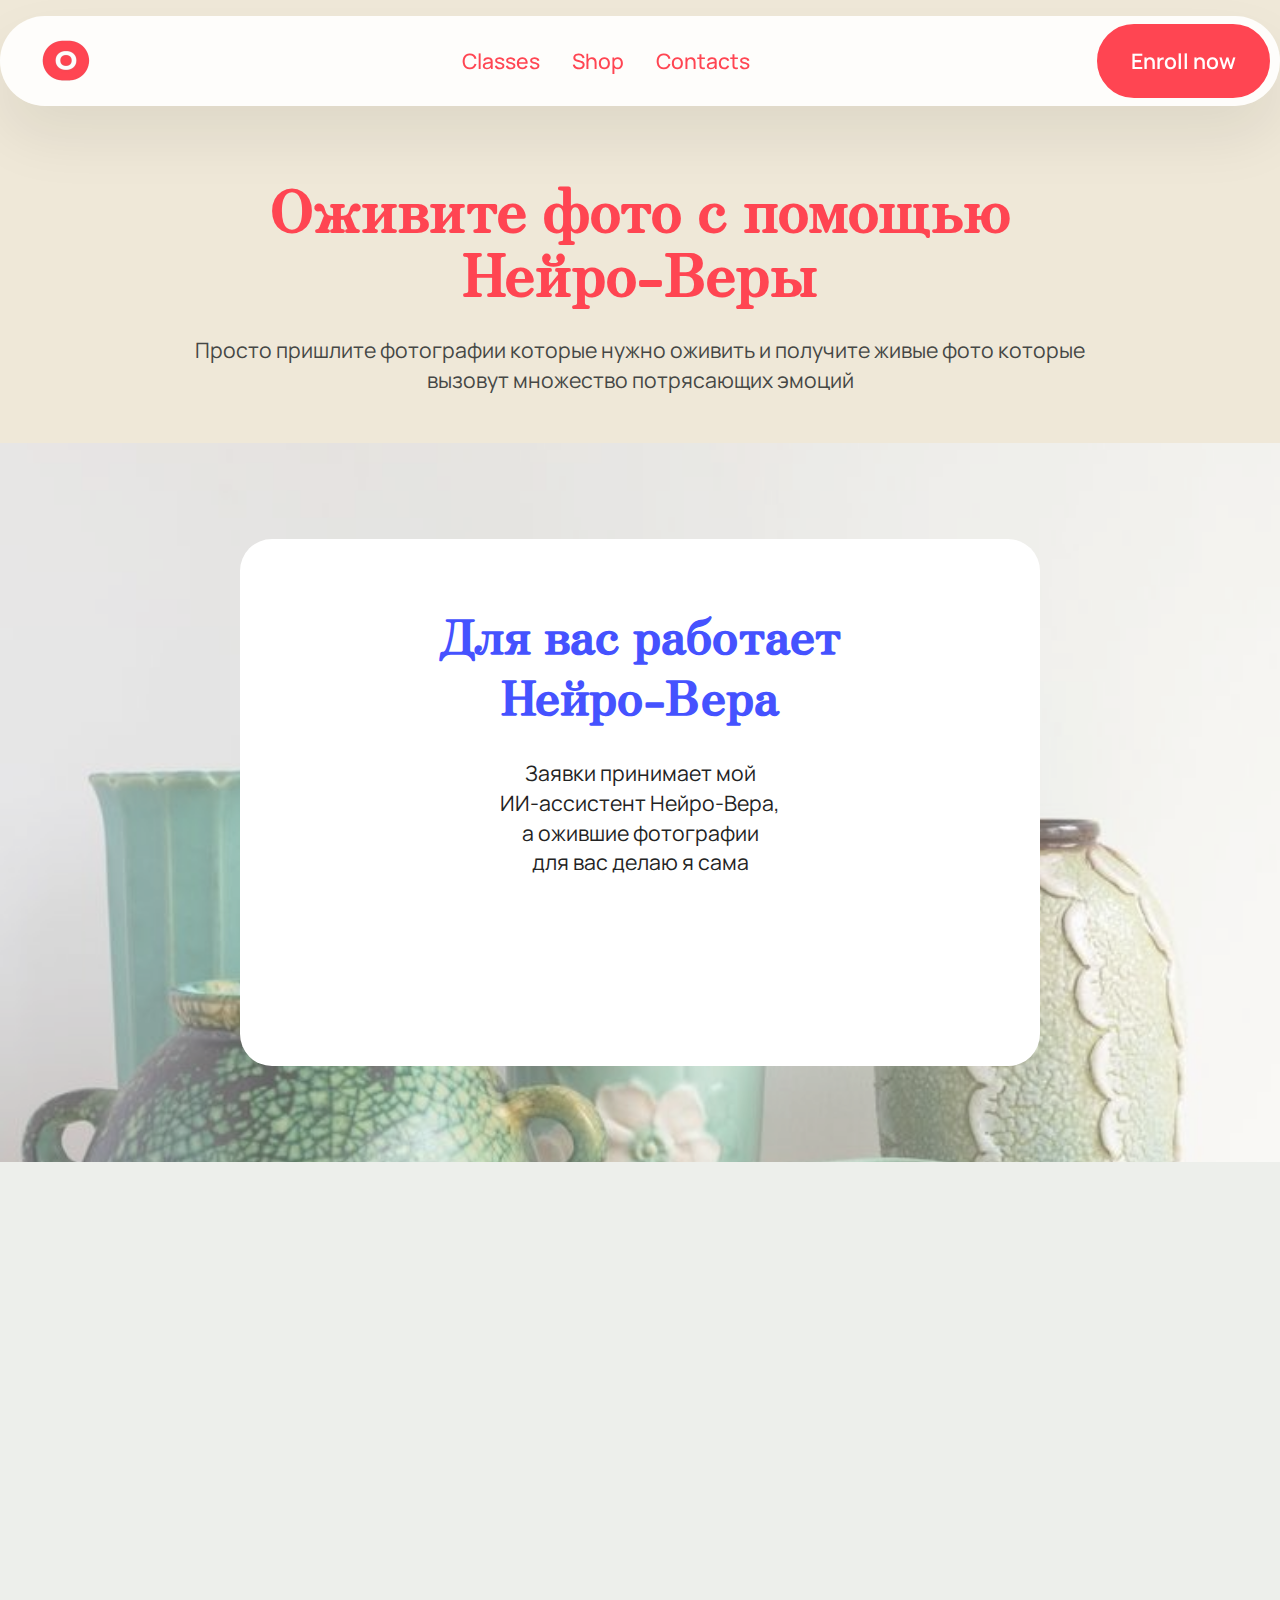
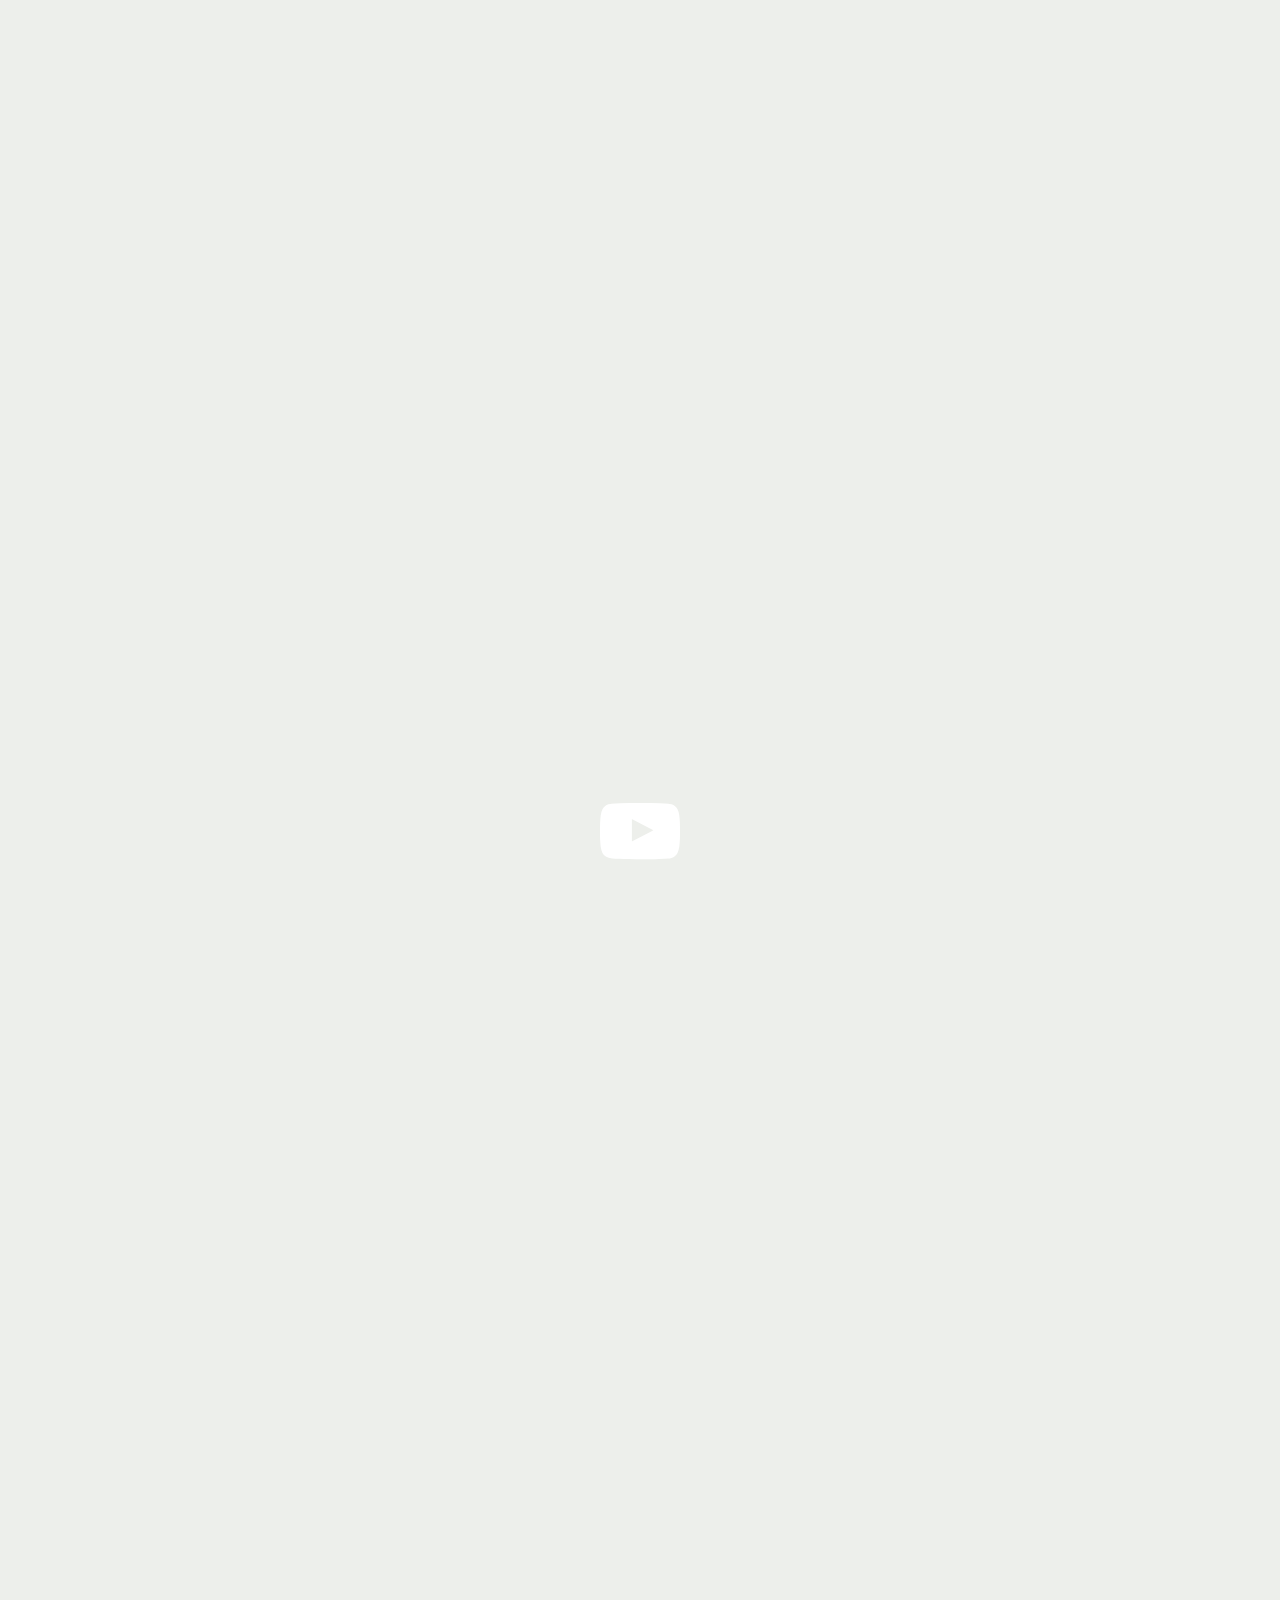
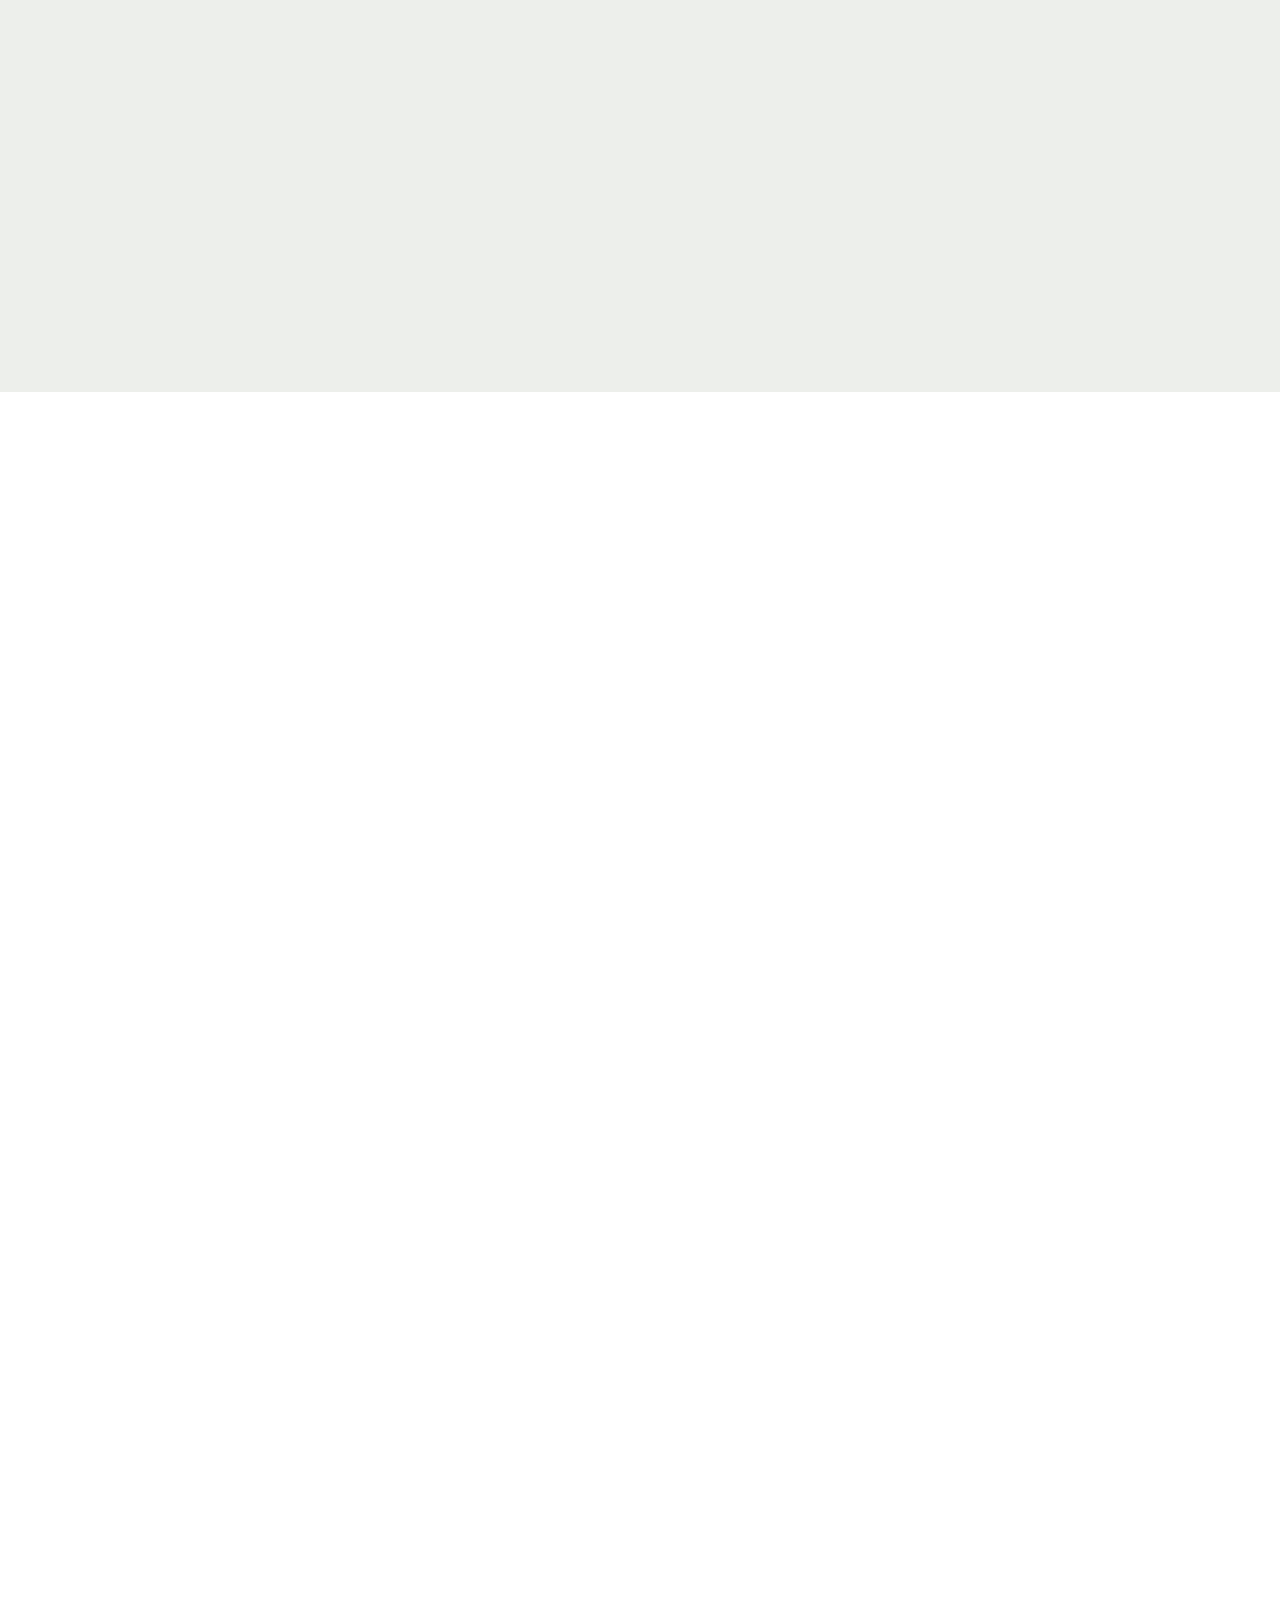
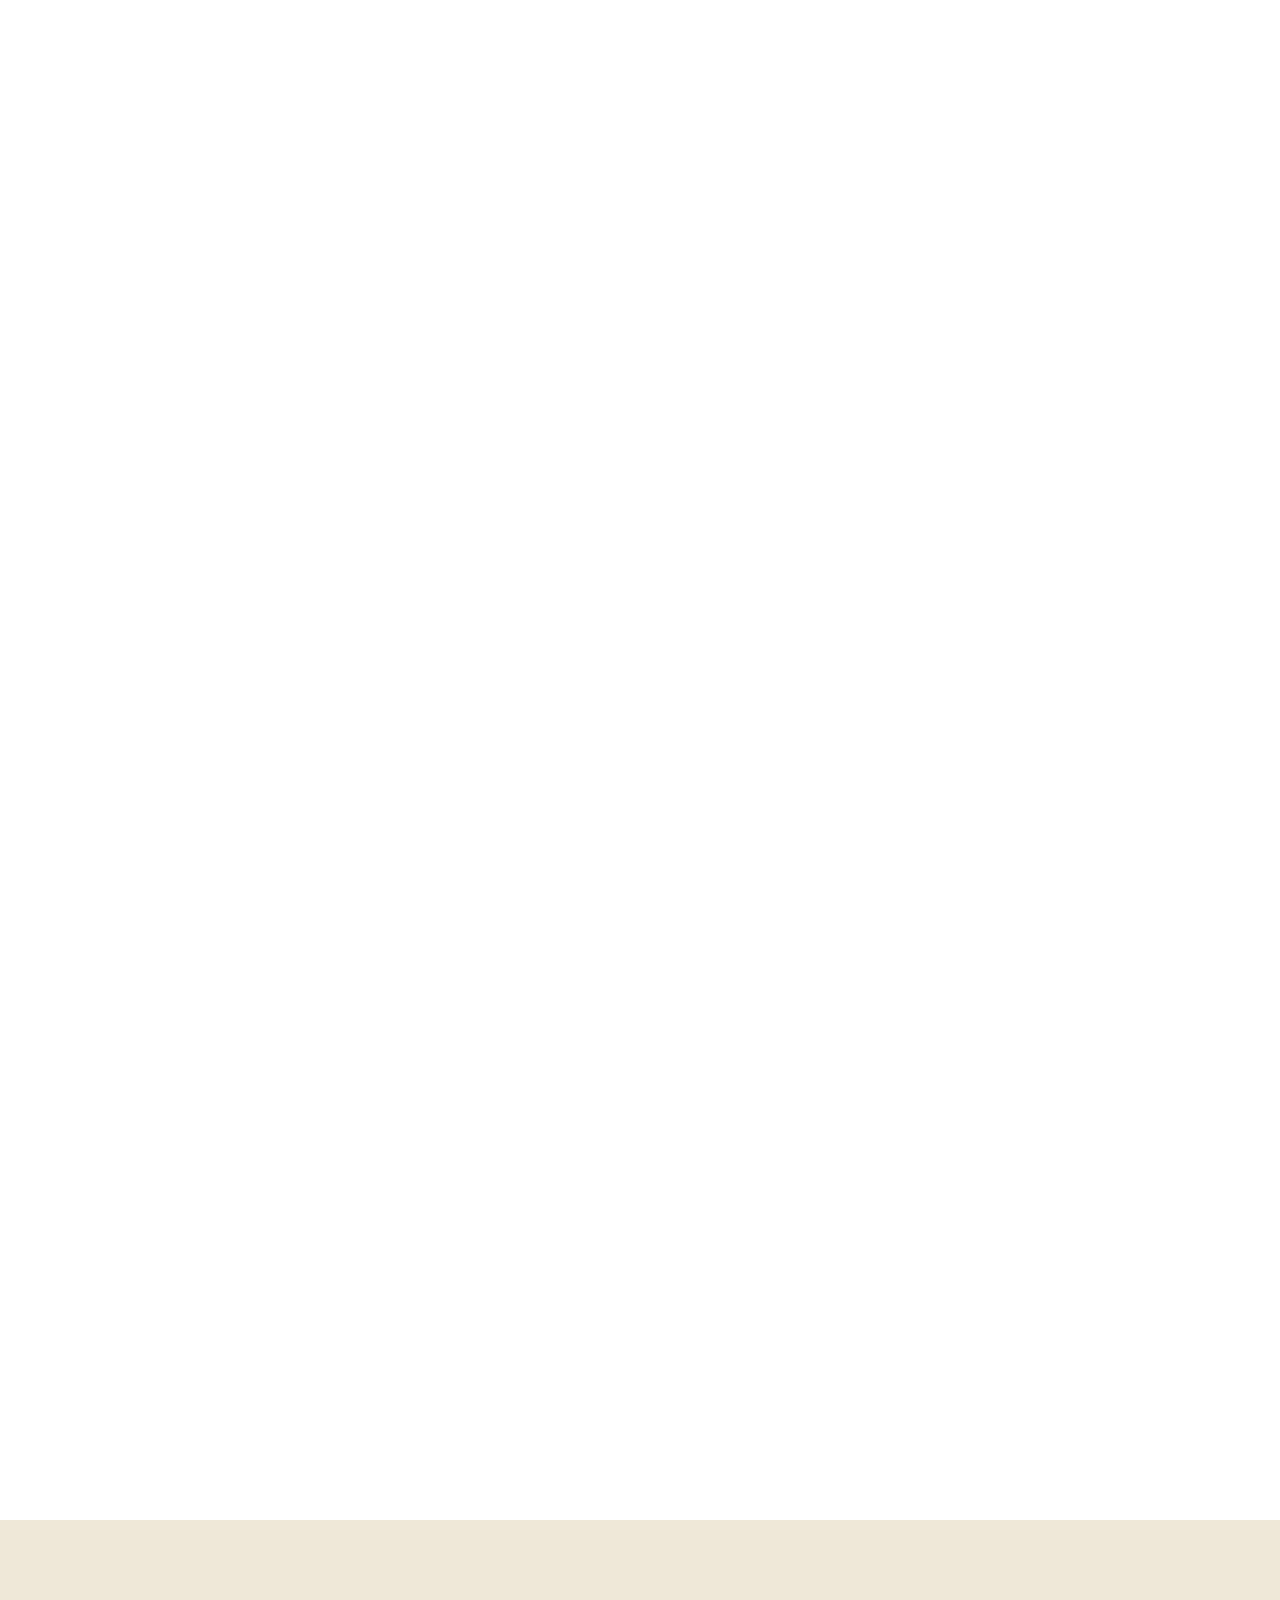
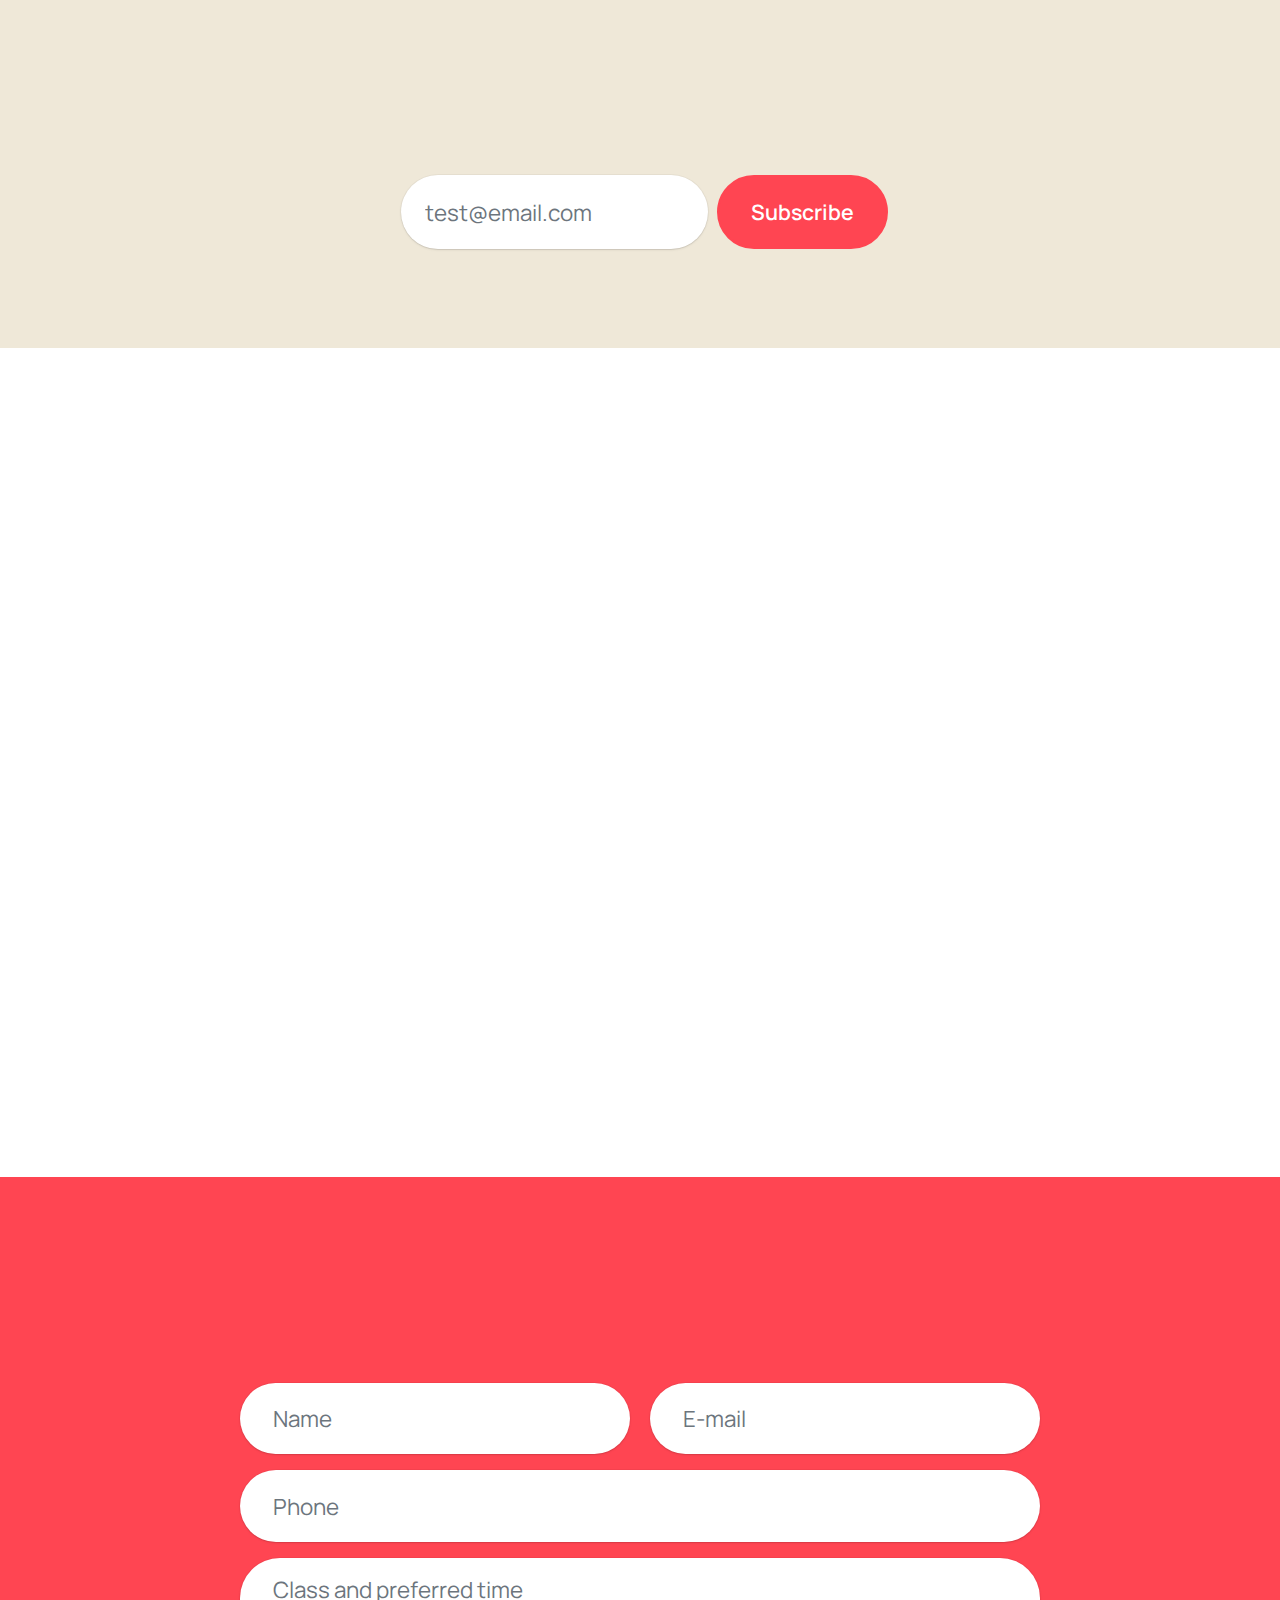
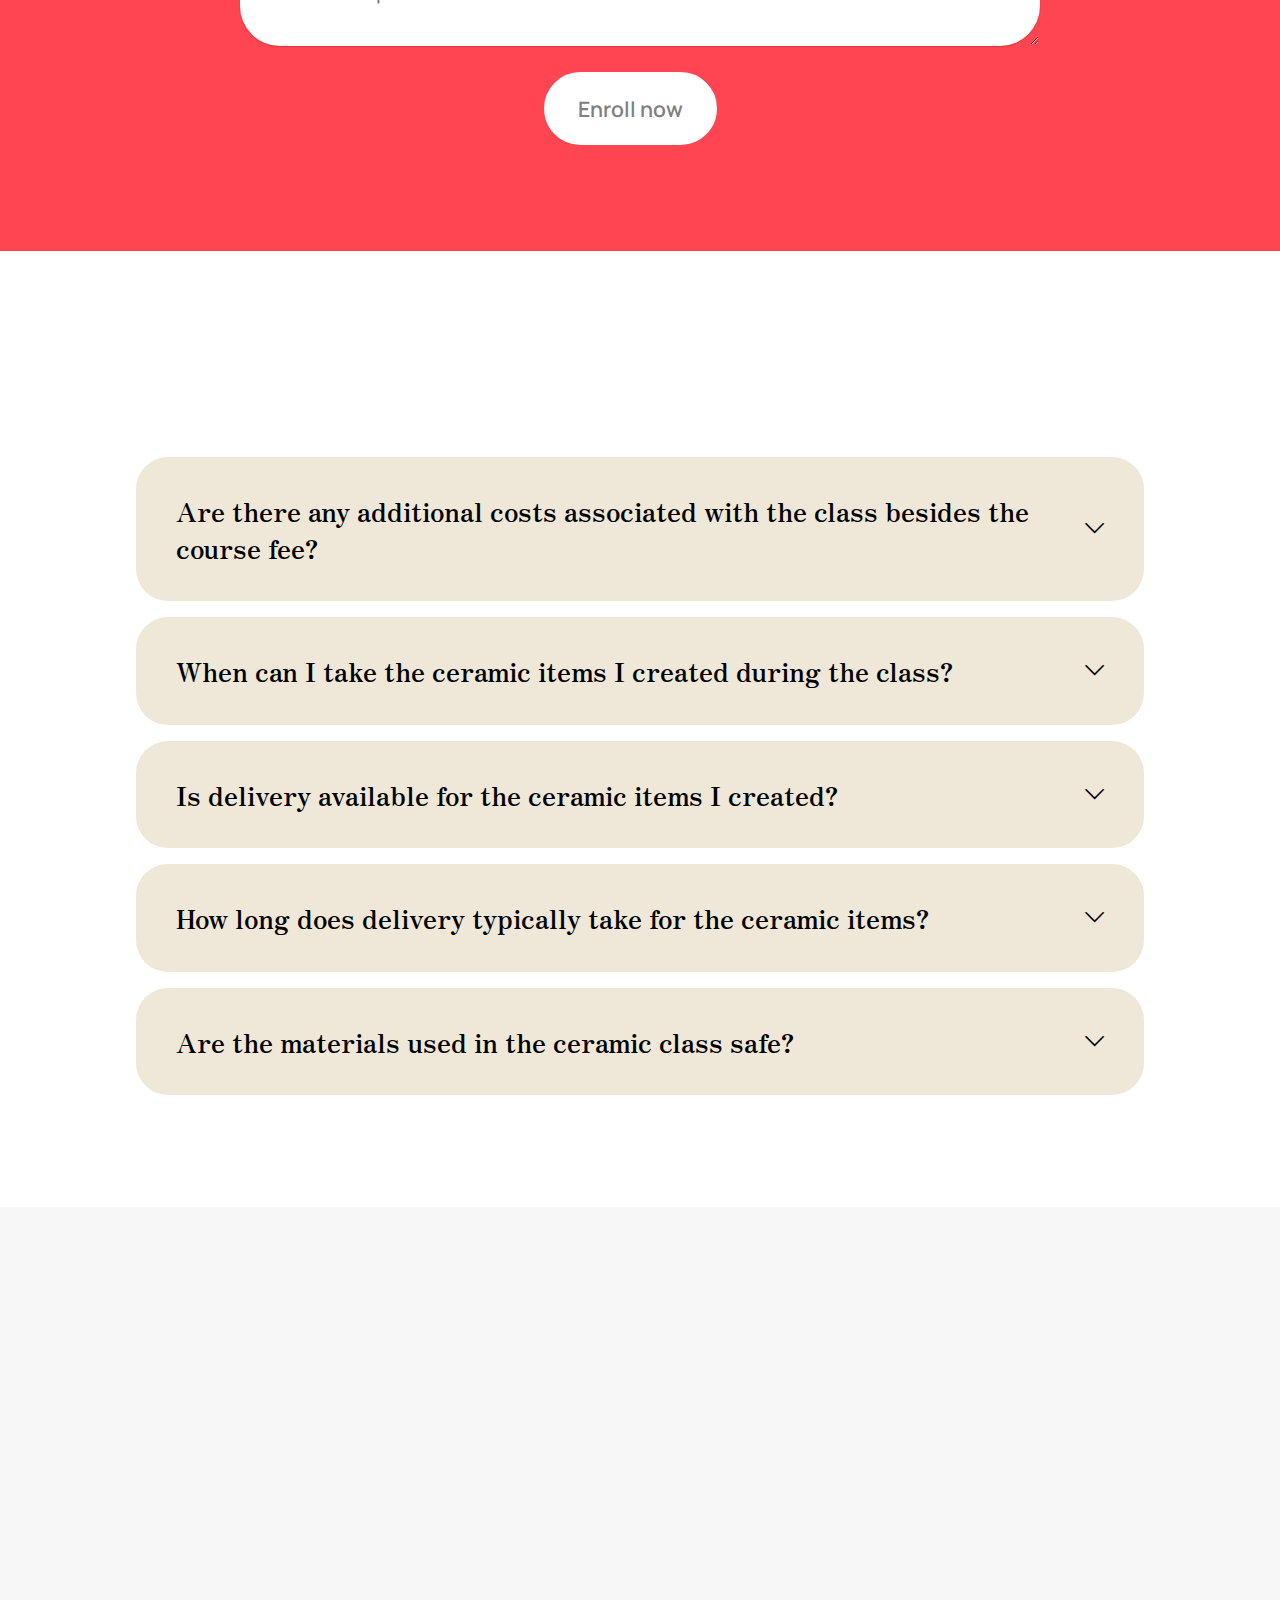
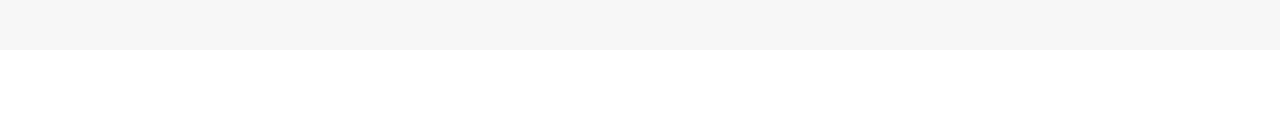
<file: index.html>
<!DOCTYPE html>
<html  >
<head>
  <!-- Site made with Mobirise Website Builder v5.9.18, https://mobirise.com -->
  <meta charset="UTF-8">
  <meta http-equiv="X-UA-Compatible" content="IE=edge">
  <meta name="generator" content="Mobirise v5.9.18, mobirise.com">
  <meta name="viewport" content="width=device-width, initial-scale=1, minimum-scale=1">
  <link rel="shortcut icon" href="assets/images/ico-96x96.png" type="image/x-icon">
  <meta name="description" content="">
  
  
  <title>Home</title>
  <link rel="stylesheet" href="assets/web/assets/mobirise-icons2/mobirise2.css">
  <link rel="stylesheet" href="assets/bootstrap/css/bootstrap.min.css">
  <link rel="stylesheet" href="assets/bootstrap/css/bootstrap-grid.min.css">
  <link rel="stylesheet" href="assets/bootstrap/css/bootstrap-reboot.min.css">
  <link rel="stylesheet" href="assets/animatecss/animate.css">
  <link rel="stylesheet" href="assets/dropdown/css/style.css">
  <link rel="stylesheet" href="assets/socicon/css/styles.css">
  <link rel="stylesheet" href="assets/theme/css/style.css">
  <link rel="preload" href="https://fonts.googleapis.com/css?family=Zen+Antique:400&display=swap" as="style" onload="this.onload=null;this.rel='stylesheet'">
  <noscript><link rel="stylesheet" href="https://fonts.googleapis.com/css?family=Zen+Antique:400&display=swap"></noscript>
  <link rel="preload" href="https://fonts.googleapis.com/css?family=Manrope:200,300,400,500,600,700,800&display=swap" as="style" onload="this.onload=null;this.rel='stylesheet'">
  <noscript><link rel="stylesheet" href="https://fonts.googleapis.com/css?family=Manrope:200,300,400,500,600,700,800&display=swap"></noscript>
  <link rel="preload" as="style" href="assets/mobirise/css/mbr-additional.css?v=1W50WF"><link rel="stylesheet" href="assets/mobirise/css/mbr-additional.css?v=1W50WF" type="text/css">

  
  
  
</head>
<body>
  
  <section data-bs-version="5.1" class="menu menu1 cid-tJGsCG1vVL" once="menu" id="menu01-1">
	

	<nav class="navbar navbar-dropdown navbar-fixed-top navbar-expand-lg">
		<div class="container">
			<div class="navbar-brand">
				<span class="navbar-logo">
					<a href="https://mobiri.se">
						<img src="assets/images/ico-96x96.png" alt="Mobirise Website Builder" style="height: 3rem;">
					</a>
				</span>
				
			</div>
			<button class="navbar-toggler" type="button" data-toggle="collapse" data-bs-toggle="collapse" data-target="#navbarSupportedContent" data-bs-target="#navbarSupportedContent" aria-controls="navbarNavAltMarkup" aria-expanded="false" aria-label="Toggle navigation">
				<div class="hamburger">
					<span></span>
					<span></span>
					<span></span>
					<span></span>
				</div>
			</button>
			<div class="collapse navbar-collapse" id="navbarSupportedContent">
				<ul class="navbar-nav nav-dropdown" data-app-modern-menu="true"><li class="nav-item">
						<a class="nav-link link text-primary display-4" href="index.html#features04-3">Classes</a>
					</li>
					<li class="nav-item">
						<a class="nav-link link text-primary display-4" href="index.html#features04-5" aria-expanded="false">Shop</a>
					</li>
					<li class="nav-item">
						<a class="nav-link link text-primary display-4" href="index.html#contacts3-1">Contacts</a>
					</li></ul>
				
				<div class="navbar-buttons mbr-section-btn"><a class="btn btn-primary display-4" href="index.html#form02-0"> Enroll now</a></div>
			</div>
		</div>
	</nav>
</section>

<section data-bs-version="5.1" class="header16 cid-tJGs7X2OSn" id="header16-0">
  

  
  

  <div class="text-center container">
    
    <div class="row justify-content-center">
      <div class="col-md-12 col-lg-9">
        <h1 class="mbr-section-title mbr-fonts-style mt-4 display-1"><strong>Оживите фото с помощью Нейро-Веры</strong></h1>
        <p class="mbr-text mbr-fonts-style mt-4 display-7">Просто пришлите фотографии которые нужно оживить и получите живые фото которые вызовут множество потрясающих эмоций</p>
        
      </div>
    </div>
  </div>
</section>

<section data-bs-version="5.1" class="header14 cid-tJGD1DIY2H" id="header14-2">
	

	
	<div class="mbr-overlay" style="opacity: 0.3; background-color: rgb(255, 255, 255);"></div>
	<div class="container">
		<div class="row justify-content-center">
			<div class="card col-12 col-md-12 col-lg-8">
				<div class="card-wrapper">
					<div class="card-box align-center">
						<h1 class="card-title mbr-fonts-style mb-4 display-2"><strong>Для вас работает </strong><br><strong>Нейро-Вера</strong></h1>
						<p class="mbr-text mbr-fonts-style mb-4 display-7">
							Заявки принимает мой <br>ИИ-ассистент Нейро-Вера,<br> а ожившие фотографии <br>для вас делаю я сама</p>
						<div class="mbr-section-btn mt-4"><a class="btn btn-secondary display-7" href="index.html#form02-0">Оживить фото</a></div>
					</div>
				</div>
			</div>
		</div>
	</div>
</section>

<section data-bs-version="5.1" class="video01 cid-uYzkf2yjsj" id="video01-0">
	
	

	
	<div class="align-center container">
		<div class="row justify-content-center">
			<div class="col-12 content-head">
				<div class="mbr-section-head mb-5">
					<h4 class="mbr-section-title mbr-fonts-style mb-0 display-2">
						<strong>Watch Video</strong>
					</h4>
					
				</div>
			</div>
		</div>

		<div class="row justify-content-center">
			<div class="col-12 col-lg-12">
				<div class="box">
					<div class="mbr-media show-modal align-center" data-modal=".modalWindow">
						<img src="assets/images/394edaa9869d11f0b6b84e9350978b9a-1-640x1120.jpg" alt="Mobirise">
						<div class="icon-wrap">
							<span class="mbr-iconfont socicon-youtube socicon" style="color: rgb(255, 255, 255); fill: rgb(255, 255, 255);"></span>
						</div>
					</div>
				</div>
			</div>
		</div>
	</div>
	<div>
		<div class="modalWindow" style="display: none">
			<div class="modalWindow-container">
				<div class="modalWindow-video-container">
					<div class="modalWindow-video">
						<iframe width="100%" height="100%" frameborder="0" allowfullscreen="1" data-src="https://rutube.ru/video/70df11bd5609cc00c0f3993859dea9de/"></iframe>
					</div>
					<a class="close" role="button" data-dismiss="modal" data-bs-dismiss="modal">
						<span aria-hidden="true" class="mbr-iconfont mobi-mbri-close mobi-mbri closeModal"></span>
						<span class="sr-only visually-hidden visually-hidden">Close</span>
					</a>
				</div>
			</div>
		</div>
	</div>
</section>

<section data-bs-version="5.1" class="features4 cid-tJGEoKGifq" id="features04-3">
	
	
	<div class="container">
		<div class="mbr-section-head mb-5">
			<h4 class="mbr-section-title mbr-fonts-style align-left mb-3 display-1"><strong>Our classes are for everyone</strong></h4>
			
			
		</div>
		<div class="row">
			<div class="item features-image col-12 col-md-6 col-lg-4">
				<div class="item-wrapper">
					<div class="item-img">
						<img src="assets/images/clayton-robbins-e3b0j05ic20-unsplash-1.jpg" alt="Mobirise Website Builder">
					</div>
					<div class="item-content">
						<h5 class="item-title mbr-fonts-style display-5"><strong>Pottery 101</strong></h5>
						
						<p class="mbr-text mbr-fonts-style display-7">
							Our lessons are good for you even if you're just a beginner. Start with simple items.
						</p>
						<div class="mbr-section-btn item-footer"><a href="index.html#form02-0" class="btn item-btn btn-primary display-7">Enroll now</a></div>
					</div>

				</div>
			</div>
			<div class="item features-image col-12 col-md-6 col-lg-4">
				<div class="item-wrapper">
					<div class="item-img">
						<img src="assets/images/clayton-robbins-ypynhyr7xrs-unsplash-1.jpg" alt="Mobirise Website Builder">
					</div>
					<div class="item-content">
						<h5 class="item-title mbr-fonts-style display-5">
							<strong>Advanced</strong>
						</h5>
						
						<p class="mbr-text mbr-fonts-style display-7">
							If you're already familiar with pottery, try to make something more difficult.
						</p>
						<div class="mbr-section-btn item-footer"><a href="index.html#form02-0" class="btn item-btn btn-primary display-7">Enroll now</a></div>
					</div>
				</div>
			</div>
			<div class="item features-image col-12 col-md-6 col-lg-4">
				<div class="item-wrapper">
					<div class="item-img">
						<img src="assets/images/clayton-robbins-kmzrutvsqai-unsplash-1.jpg" alt="Mobirise Website Builder">
					</div>
					<div class="item-content">
						<h5 class="item-title mbr-fonts-style display-5">
							<strong>Custom</strong></h5>
						
						<p class="mbr-text mbr-fonts-style display-7">
							Or you can try to make something fun, like clay figurines or ceramic jewelry.<br>
						</p>
						<div class="mbr-section-btn item-footer"><a href="index.html#form02-0" class="btn item-btn btn-primary display-7">Enroll now</a></div>
					</div>
				</div>
			</div>
			
			
			
		</div>
	</div>
</section>

<section data-bs-version="5.1" class="features4 cid-tJGKiS9ad3" id="features04-5">
	
	
	<div class="container">
		<div class="mbr-section-head mb-5">
			<h4 class="mbr-section-title mbr-fonts-style align-left mb-3 display-1">
				<strong>Our Products</strong>
			</h4>
			<h5 class="mbr-section-subtitle mbr-fonts-style align-left mb-3 display-7">Some items created by our creators.</h5>
			
		</div>
		<div class="row">
			
			<div class="item features-image col-12 col-md-6 col-lg-4 active">
				<div class="item-wrapper">
					<div class="item-img">
						<img src="assets/images/fernando-lavin-qxaavqecvew-unsplash-1.jpg" alt="Mobirise Website Builder" data-slide-to="0" data-bs-slide-to="0">
					</div>
					<div class="item-content">
						<h5 class="item-title mbr-fonts-style display-5">
							<strong>Creative</strong>
						</h5>
						<h6 class="item-subtitle mbr-fonts-style display-7">
							<strong>$15.00</strong>
						</h6>
						<p class="mbr-text mbr-fonts-style display-7">
							Inspire and elevate spaces with beautifully crafted pots.
						</p>
						<div class="mbr-section-btn item-footer"><a href="" class="btn item-btn btn-secondary display-7">Buy now</a></div>
					</div>
				</div>
			</div><div class="item features-image col-12 col-md-6 col-lg-4">
				<div class="item-wrapper">
					<div class="item-img">
						<img src="assets/images/grant-durr-vfgskggimaa-unsplash-1.jpg" alt="Mobirise Website Builder" data-slide-to="1" data-bs-slide-to="1">
					</div>
					<div class="item-content">
						<h5 class="item-title mbr-fonts-style display-5">
							<strong>Strawberry</strong>
						</h5>
						<h6 class="item-subtitle mbr-fonts-style display-7">
							<strong>$10.00</strong>
						</h6>
						<p class="mbr-text mbr-fonts-style display-7">
							Vibrant design, charming vessel for sweet beverages.
						</p>
						<div class="mbr-section-btn item-footer"><a href="" class="btn item-btn btn-secondary display-7">Buy now</a></div>
					</div>

				</div>
			</div>
			<div class="item features-image col-12 col-md-6 col-lg-4">
				<div class="item-wrapper">
					<div class="item-img">
						<img src="assets/images/faria-anzum-onk9ilkizs4-unsplash.jpg" alt="Mobirise Website Builder" data-slide-to="1" data-bs-slide-to="1">
					</div>
					<div class="item-content">
						<h5 class="item-title mbr-fonts-style display-5">
							<strong>Smiling</strong>
						</h5>
						<h6 class="item-subtitle mbr-fonts-style display-7">
							<strong>$11.00</strong>
						</h6>
						<p class="mbr-text mbr-fonts-style display-7">
							Cheerful ceramic pot: brighten spaces, invite smiles.<br>
						</p>
						<div class="mbr-section-btn item-footer"><a href="" class="btn item-btn btn-secondary display-7">Buy now</a></div>
					</div>
				</div>
			</div>
			<div class="item features-image col-12 col-md-6 col-lg-4">
				<div class="item-wrapper">
					<div class="item-img">
						<img src="assets/images/christy-moyer-5ippjvbbyo-unsplash.jpg" alt="Mobirise Website Builder" data-slide-to="3" data-bs-slide-to="3">
					</div>
					<div class="item-content">
						<h5 class="item-title mbr-fonts-style display-5">
							<strong>Blue</strong>
						</h5>
						<h6 class="item-subtitle mbr-fonts-style display-7">
							<strong>$7.00</strong>
						</h6>
						<p class="mbr-text mbr-fonts-style display-7">
							Savor in style: captivating ceramic mug, calming blue.<br>
						</p>
						<div class="mbr-section-btn item-footer"><a href="" class="btn item-btn btn-secondary display-7">Buy now</a></div>
					</div>
				</div>
			</div><div class="item features-image col-12 col-md-6 col-lg-4">
				<div class="item-wrapper">
					<div class="item-img">
						<img src="assets/images/amin-hasani-kiifsibhkqw-unsplash.jpg" alt="Mobirise Website Builder" data-slide-to="4" data-bs-slide-to="4">
					</div>
					<div class="item-content">
						<h5 class="item-title mbr-fonts-style display-5">
							<strong>Basic</strong>
						</h5>
						<h6 class="item-subtitle mbr-fonts-style display-7">
							<strong>$5.00</strong>
						</h6>
						<p class="mbr-text mbr-fonts-style display-7">
							Timeless design and functionality: the perfect ceramic vessel.<br>
						</p>
						<div class="mbr-section-btn item-footer"><a href="" class="btn item-btn btn-secondary display-7">Buy now</a></div>
					</div>
				</div>
			</div>
			
			<div class="item features-image col-12 col-md-6 col-lg-4">
				<div class="item-wrapper">
					<div class="item-img">
						<img src="assets/images/annie-spratt-n42ogaqn32o-unsplash.jpg" alt="Mobirise Website Builder" data-slide-to="4" data-bs-slide-to="4">
					</div>
					<div class="item-content">
						<h5 class="item-title mbr-fonts-style display-5">
							<strong>Sustainable</strong>
						</h5>
						<h6 class="item-subtitle mbr-fonts-style display-7">
							<strong>$7.00</strong>
						</h6>
						<p class="mbr-text mbr-fonts-style display-7">
							Embrace comfort: elevate your drink with a solid ceramic mug.<br>
						</p>
						<div class="mbr-section-btn item-footer"><a href="" class="btn item-btn btn-secondary display-7">Buy now</a></div>
					</div>
				</div>
			</div>
		</div>
	</div>
</section>

<section data-bs-version="5.1" class="form1 cid-tJGQpvh1d5" id="form01-6">
	

	

	<div class="container-fluid">
		<div class="row content-wrapper justify-content-center">
			<div class="col-lg-7 mbr-form">
				<div class="col-lg-12 col-md-12 col-sm-12">
					<h5 class="mbr-section-title mbr-fonts-style mb-5 display-1"><strong>Subscribe and get 10% off</strong></h5>
				</div>

				<div class="text-wrapper align-left" data-form-type="formoid">
					<!--Formbuilder Form-->
					<form action="https://mobirise.eu/" method="POST" class="mbr-form form-with-styler" data-form-title="Form Name"><input type="hidden" name="email" data-form-email="true" value="GMMlaPyou4X0HvOEy3Rrip1okMR4SAFN6lqWWaXOujE4JM8BhXB3/1yI340VNAknE/PUoK2iP1fMV2OAAzau9yMXj48mOEBMNm6+08ZB5tLzxcAXj/+rwsNSOYCvo8BL">
						<div class="row">
							<div hidden="hidden" data-form-alert="" class="alert alert-success col-12">Thanks for filling out the form!</div>
							<div hidden="hidden" data-form-alert-danger="" class="alert alert-danger col-12">
								Oops...! some problem!
							</div>
						</div>
						<div class="dragArea row">
							<div data-for="email" class="col-lg-6 col-md-6 col-sm-12 form-group">
								<input type="email" name="email" placeholder="test@email.com" data-form-field="email" class="form-control display-7" value="" id="email-form01-6">
							</div>
							<div class="col-auto mbr-section-btn"><button type="submit" class="w-100 w-100 w-100 w-100 w-100 w-100 btn btn-primary display-7">Subscribe</button></div>
						</div>
					</form>
					<!--Formbuilder Form-->
				</div>
			</div>
		</div>
	</div>
</section>

<section data-bs-version="5.1" class="people3 cid-tJGQCkAyg1" id="people03-7">
	
	
	<div class="container">
		<div class="mbr-section-head mb-4">
			<h4 class="mbr-section-title mbr-fonts-style align-center mb-3 display-1">
				<strong>Meet the experts</strong></h4>
			
		</div>
		<div class="row">
			<div class="item features-image col-12 col-md-6 col-lg-4">
				<div class="item-wrapper">
					<div class="item-img mb-3">
						<img src="assets/images/team1.jpg" alt="Mobirise Website Builder" title="">
					</div>
					<div class="item-content align-left">
						
						<h6 class="item-subtitle mbr-fonts-style mb-3 display-5"><strong>Emma Johnson</strong></h6>
						<p class="mbr-text mbr-fonts-style mt-3 display-7">
							Pottery Artisan
						</p>
					</div>
					
				</div>
			</div>
			<div class="item features-image col-12 col-md-6 col-lg-4">
				<div class="item-wrapper">
					<div class="item-img mb-3">
						<img src="assets/images/team2.jpg" alt="Mobirise Website Builder" title="">
					</div>
					<div class="item-content align-left">
						
						<h6 class="item-subtitle mbr-fonts-style mb-3 display-5"><strong>Olivia Thompson</strong></h6>
						<p class="mbr-text mbr-fonts-style mt-3 display-7">
							Glaze Specialist
						</p>
					</div>
					
				</div>
			</div>
			<div class="item features-image col-12 col-md-6 col-lg-4">
				<div class="item-wrapper">
					<div class="item-img mb-3">
						<img src="assets/images/team3.jpg" alt="Mobirise Website Builder" title="">
					</div>
					<div class="item-content align-left">
						
						<h6 class="item-subtitle mbr-fonts-style mb-3 display-5"><strong>Liam Anderson</strong></h6>
						<p class="mbr-text mbr-fonts-style mt-3 display-7">
							Wheel-Throwing Expert <br>
						</p>
					</div>
					
				</div>
			</div>
		</div>
	</div>
</section>

<section data-bs-version="5.1" class="form5 cid-tL70TtsETn" id="form02-0">
    
    
    <div class="container">
        <div class="mbr-section-head mb-5">
            <h3 class="mbr-section-title mbr-fonts-style align-center mb-0 display-2"><strong>Enroll in our classes</strong></h3>
            
        </div>
        <div class="row justify-content-center mt-4">
            <div class="col-lg-8 mx-auto mbr-form" data-form-type="formoid">
                <form action="https://mobirise.eu/" method="POST" class="mbr-form form-with-styler" data-form-title="Form Name"><input type="hidden" name="email" data-form-email="true" value="Iw0koVGoFYPs+YVV8r57rugD+hd+SJGziWpIWAUa2f5p78Azh1b3YEgeOfXfRdubkNs4QgjGhFVJwnw+/VCUme77UOudHz1iP/5R/bBShWGir+d0mZ8IRalpZaY3bSyK">
                    <div class="row">
                        <div hidden="hidden" data-form-alert="" class="alert alert-success col-12">Thanks for filling out the form!</div>
                        <div hidden="hidden" data-form-alert-danger="" class="alert alert-danger col-12">
                            Oops...! some problem!
                        </div>
                    </div>
                    <div class="dragArea row">
                        <div class="col-md col-sm-12 form-group mb-3" data-for="name">
                            <input type="text" name="name" placeholder="Name" data-form-field="name" class="form-control" value="" id="name-form02-0">
                        </div>
                        <div class="col-md col-sm-12 form-group mb-3" data-for="email">
                            <input type="email" name="email" placeholder="E-mail" data-form-field="email" class="form-control" value="" id="email-form02-0">
                        </div>
                        <div class="col-12 form-group mb-3" data-for="phone">
                            <input type="tel" name="phone" placeholder="Phone" data-form-field="phone" class="form-control" value="" id="phone-form02-0">
                        </div>
                        <div class="col-12 form-group mb-3" data-for="textarea">
                            <textarea name="textarea" placeholder="Class and preferred time" data-form-field="textarea" class="form-control" id="textarea-form02-0"></textarea>
                        </div>
                        <div class="col-lg-12 col-md-12 col-sm-12 align-center mbr-section-btn"><button type="submit" class="btn btn-warning display-7">Enroll now</button></div>
                    </div>
                </form>
            </div>
        </div>
    </div>
</section>

<section data-bs-version="5.1" class="list1 cid-tJGRlgYbKj" id="list01-8">
	
	
	<div class="container">
		<div class="row justify-content-center">
			<div class="col-12 col-md-12 col-lg-10 m-auto">
				<div class="content">
					<div class="mbr-section-head align-left mb-5">
						
						<h3 class="mbr-section-title mb-2 mbr-fonts-style display-2">
							<strong>Частые вопросы?</strong>
						</h3>
					</div>
					<div id="bootstrap-accordion_8" class="panel-group accordionStyles accordion" role="tablist" aria-multiselectable="true">
						<div class="card mb-3">
							<div class="card-header" role="tab" id="headingOne">
								<a role="button" class="panel-title collapsed" data-toggle="collapse" data-bs-toggle="collapse" data-core="" href="#collapse1_8" aria-expanded="false" aria-controls="collapse1">
									<h6 class="panel-title-edit mbr-semibold mbr-fonts-style mb-0 display-5">Are there any additional costs associated with the class besides the course fee?</h6>
									<span class="sign mbr-iconfont mobi-mbri-arrow-down"></span>
								</a>
							</div>
							<div id="collapse1_8" class="panel-collapse noScroll collapse" role="tabpanel" aria-labelledby="headingOne" data-parent="#accordion" data-bs-parent="#bootstrap-accordion_8">
								<div class="panel-body">
									<p class="mbr-fonts-style panel-text display-7">
										No, there are no additional costs associated with the class. The course fee covers all the materials, tools, and firing services necessary for your ceramic creations.
									</p>
								</div>
							</div>
						</div>
						<div class="card mb-3">
							<div class="card-header" role="tab" id="headingOne">
								<a role="button" class="panel-title collapsed" data-toggle="collapse" data-bs-toggle="collapse" data-core="" href="#collapse2_8" aria-expanded="false" aria-controls="collapse2">
									<h6 class="panel-title-edit mbr-semibold mbr-fonts-style mb-0 display-5">When can I take the ceramic items I created during the class?</h6>
									<span class="sign mbr-iconfont mobi-mbri-arrow-down"></span>
								</a>
							</div>
							<div id="collapse2_8" class="panel-collapse noScroll collapse" role="tabpanel" aria-labelledby="headingOne" data-parent="#accordion" data-bs-parent="#bootstrap-accordion_8">
								<div class="panel-body">
									<p class="mbr-fonts-style panel-text display-7">
										You can take the ceramic items you created home after a period of three weeks. This allows sufficient time for the pieces to dry and go through the necessary firing process to ensure they are durable and ready for you to enjoy.
									</p>
								</div>
							</div>
						</div>
						<div class="card mb-3">
							<div class="card-header" role="tab" id="headingOne">
								<a role="button" class="panel-title collapsed" data-toggle="collapse" data-bs-toggle="collapse" data-core="" href="#collapse3_8" aria-expanded="false" aria-controls="collapse3">
									<h6 class="panel-title-edit mbr-semibold mbr-fonts-style mb-0 display-5">Is delivery available for the ceramic items I created?</h6>
									<span class="sign mbr-iconfont mobi-mbri-arrow-down"></span>
								</a>
							</div>
							<div id="collapse3_8" class="panel-collapse noScroll collapse" role="tabpanel" aria-labelledby="headingOne" data-parent="#accordion" data-bs-parent="#bootstrap-accordion_8">
								<div class="panel-body">
									<p class="mbr-fonts-style panel-text display-7">
										Yes, delivery options are available for the ceramic items you created during the class. We can provide information on delivery services and associated costs, allowing you to conveniently receive your finished pieces at your preferred location.
									</p>
								</div>
							</div>
						</div>
						<div class="card mb-3">
							<div class="card-header" role="tab" id="headingOne">
								<a role="button" class="panel-title collapsed" data-toggle="collapse" data-bs-toggle="collapse" data-core="" href="#collapse4_8" aria-expanded="false" aria-controls="collapse4">
									<h6 class="panel-title-edit mbr-semibold mbr-fonts-style mb-0 display-5">How long does delivery typically take for the ceramic items?</h6>
									<span class="sign mbr-iconfont mobi-mbri-arrow-down"></span>
								</a>
							</div>
							<div id="collapse4_8" class="panel-collapse noScroll collapse" role="tabpanel" aria-labelledby="headingOne" data-parent="#accordion" data-bs-parent="#bootstrap-accordion_8">
								<div class="panel-body">
									<p class="mbr-fonts-style panel-text display-7">
										Delivery times for the ceramic items can vary depending on your location and the delivery service used. We will provide an estimate of the delivery timeframe, ensuring you have a clear expectation of when you can expect to receive your creations.
									</p>
								</div>
							</div>
						</div>
						<div class="card mb-3">
							<div class="card-header" role="tab" id="headingOne">
								<a role="button" class="panel-title collapsed" data-toggle="collapse" data-bs-toggle="collapse" data-core="" href="#collapse5_8" aria-expanded="false" aria-controls="collapse5">
									<h6 class="panel-title-edit mbr-semibold mbr-fonts-style mb-0 display-5">Are the materials used in the ceramic class safe?</h6>
									<span class="sign mbr-iconfont mobi-mbri-arrow-down"></span>
								</a>
							</div>
							<div id="collapse5_8" class="panel-collapse noScroll collapse" role="tabpanel" aria-labelledby="headingOne" data-parent="#accordion" data-bs-parent="#bootstrap-accordion_8">
								<div class="panel-body">
									<p class="mbr-fonts-style panel-text display-7">
										Yes, the materials used in the ceramic class are safe. The course provider ensures that the materials, such as clay and glazes, are non-toxic and suitable for use in ceramic art. Safety guidelines and best practices are followed to ensure a safe and enjoyable learning environment.
									</p>
								</div>
							</div>
						</div>
						
					</div>
				</div>
			</div>
		</div>
	</div>
</section>

<section data-bs-version="5.1" class="footer3 programm5 cid-tL7oDZlVRK" once="footers" id="footer03-3">

        

    

    <div class="container">
        <div class="row">

            <div class="row-links mb-4">
                <ul class="header-menu">
                  
                  
                  
                  
                <li class="header-menu-item mbr-fonts-style display-5"><a href="index.html#features04-3" class="text-primary">Classes</a></li><li class="header-menu-item mbr-fonts-style display-5"><a href="index.html#features04-5" class="text-primary">Shop</a></li><li class="header-menu-item mbr-fonts-style display-5"><a href="index.html#list01-8" class="text-primary">FAQ</a></li><li class="header-menu-item mbr-fonts-style display-5"><a href="index.html#people03-7" class="text-primary">Team</a></li><li class="header-menu-item mbr-fonts-style display-5"><a href="index.html#contacts3-1" class="text-primary">Contacts</a></li></ul>
              </div>

            <div class="col-12">
                <div class="social-row">
                    <div class="soc-item">
                        <a href="https://mobiri.se/" target="_blank">
                            <span class="mbr-iconfont socicon socicon-facebook display-7"></span>
                        </a>
                    </div>
                    <div class="soc-item">
                        <a href="https://mobiri.se/" target="_blank">
                            <span class="mbr-iconfont socicon-youtube socicon"></span>
                        </a>
                    </div>
                    <div class="soc-item">
                        <a href="https://mobiri.se/" target="_blank">
                            <span class="mbr-iconfont socicon-instagram socicon"></span>
                        </a>
                    </div>
                    <div class="soc-item">
                        <a href="https://mobiri.se/" target="_blank">
                            <span class="mbr-iconfont socicon-whatsapp socicon"></span>
                        </a>
                    </div>
                    <div class="soc-item">
                        <a href="https://mobiri.se/" target="_blank">
                            <span class="mbr-iconfont socicon-messenger socicon" style=""></span>
                        </a>
                    </div>
                </div>
            </div>
            <div class="col-12 mt-5">
                <p class="mbr-fonts-style copyright display-7">
                    © Copyright 2030 Mobirise - All Rights Reserved
                </p>
            </div>
        </div>
    </div>
</section><section class="display-7" style="padding: 0;align-items: center;justify-content: center;flex-wrap: wrap;    align-content: center;display: flex;position: relative;height: 4rem;"><a href="https://mobiri.se/3280525" style="flex: 1 1;height: 4rem;position: absolute;width: 100%;z-index: 1;"><img alt="" style="height: 4rem;" src="[data-uri]"></a><p style="margin: 0;text-align: center;" class="display-7">&#8204;</p><a style="z-index:1" href="https://mobirise.com/builder/ai-website-builder.html">AI Website Builder</a></section><script src="assets/bootstrap/js/bootstrap.bundle.min.js"></script>  <script src="assets/smoothscroll/smooth-scroll.js"></script>  <script src="assets/ytplayer/index.js"></script>  <script src="assets/dropdown/js/navbar-dropdown.js"></script>  <script src="assets/playervimeo/vimeo_player.js"></script>  <script src="assets/mbr-switch-arrow/mbr-switch-arrow.js"></script>  <script src="assets/theme/js/script.js"></script>  <script src="assets/formoid/formoid.min.js"></script>  
  
  
  <input name="animation" type="hidden">
  </body>
</html>
</file>
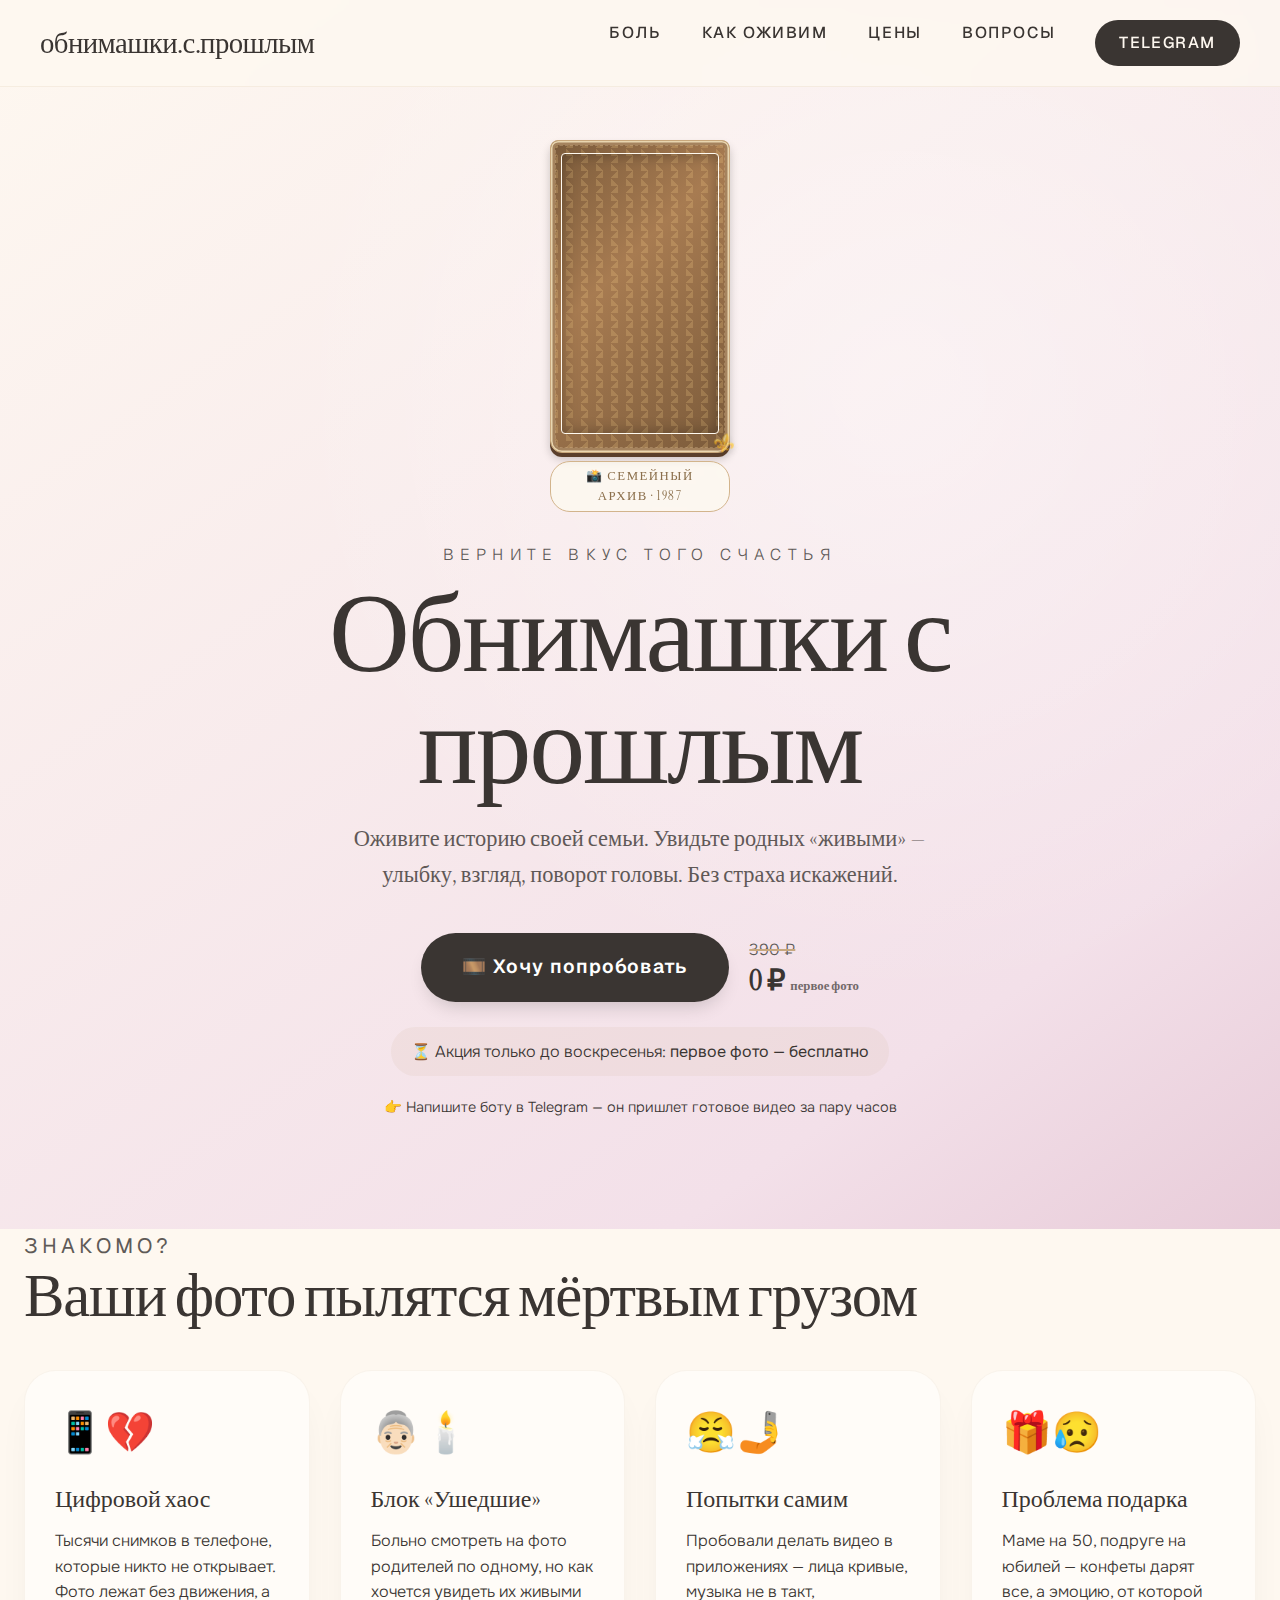
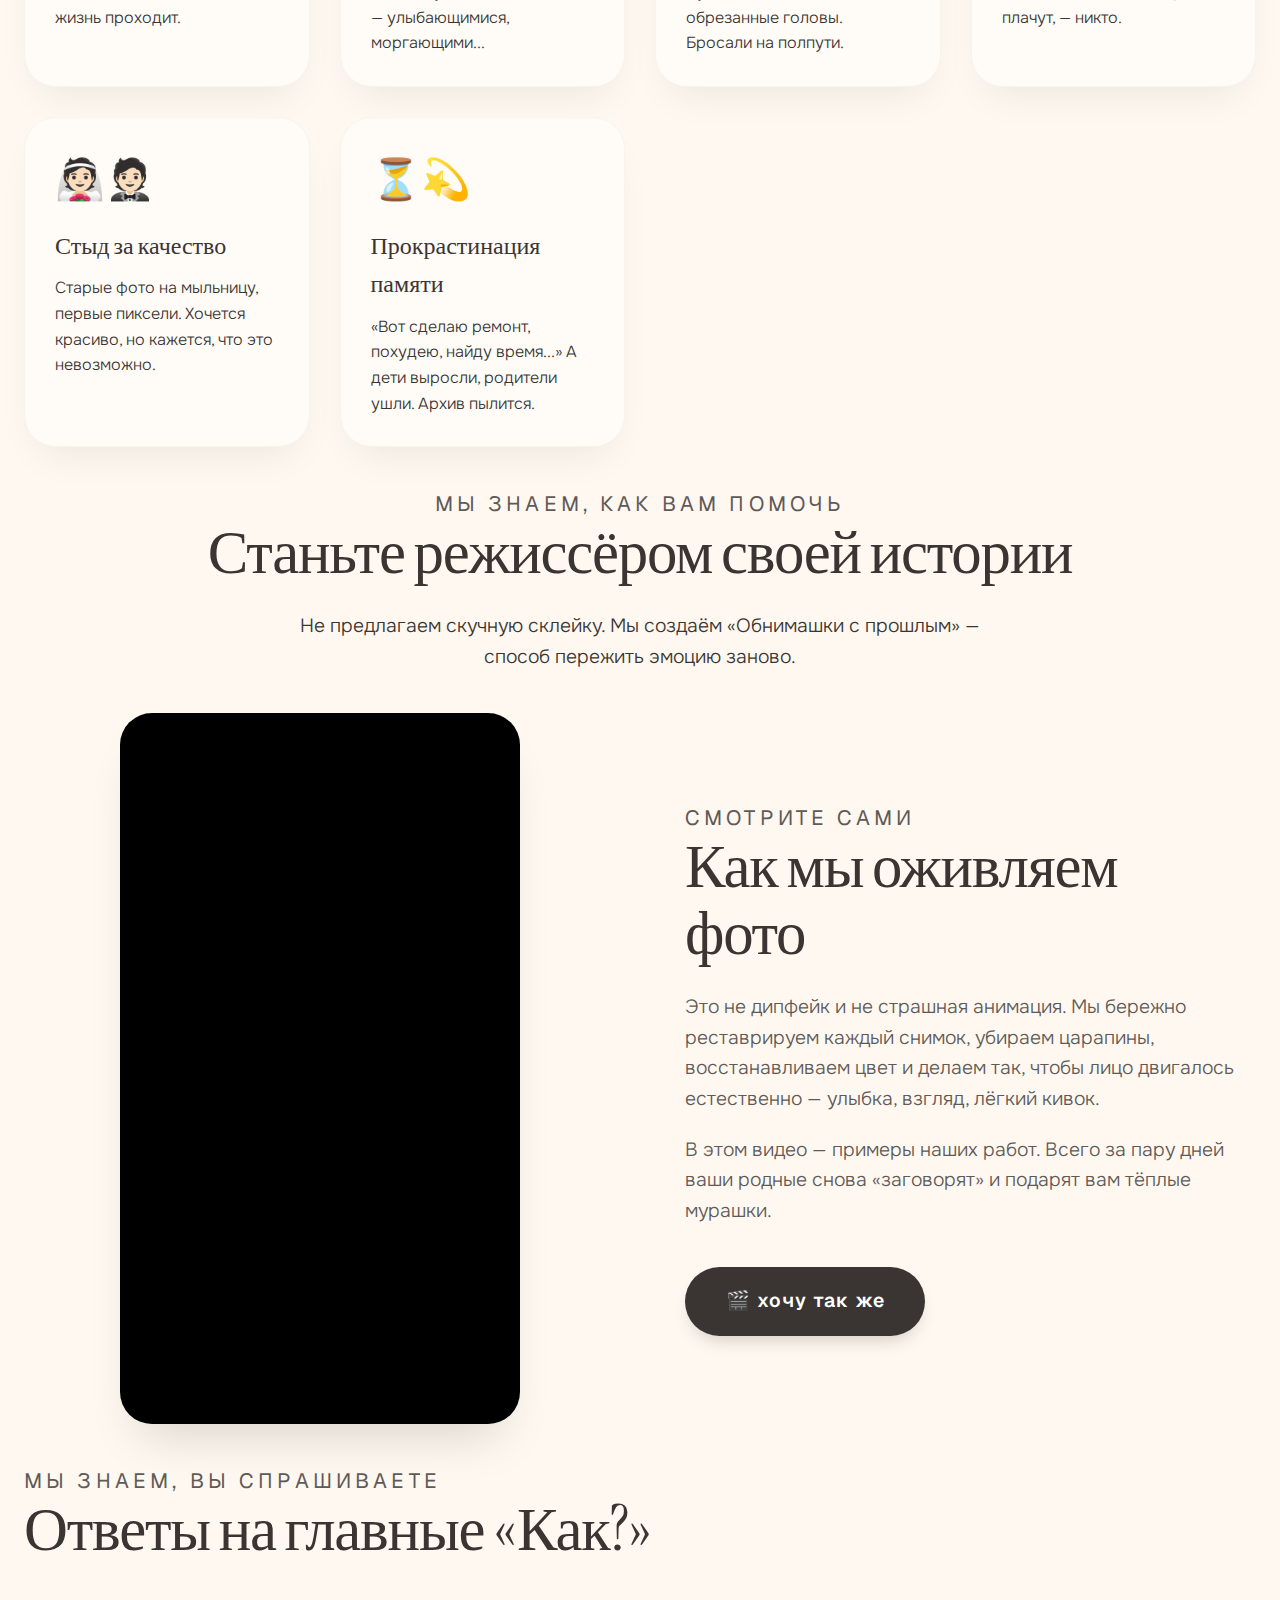
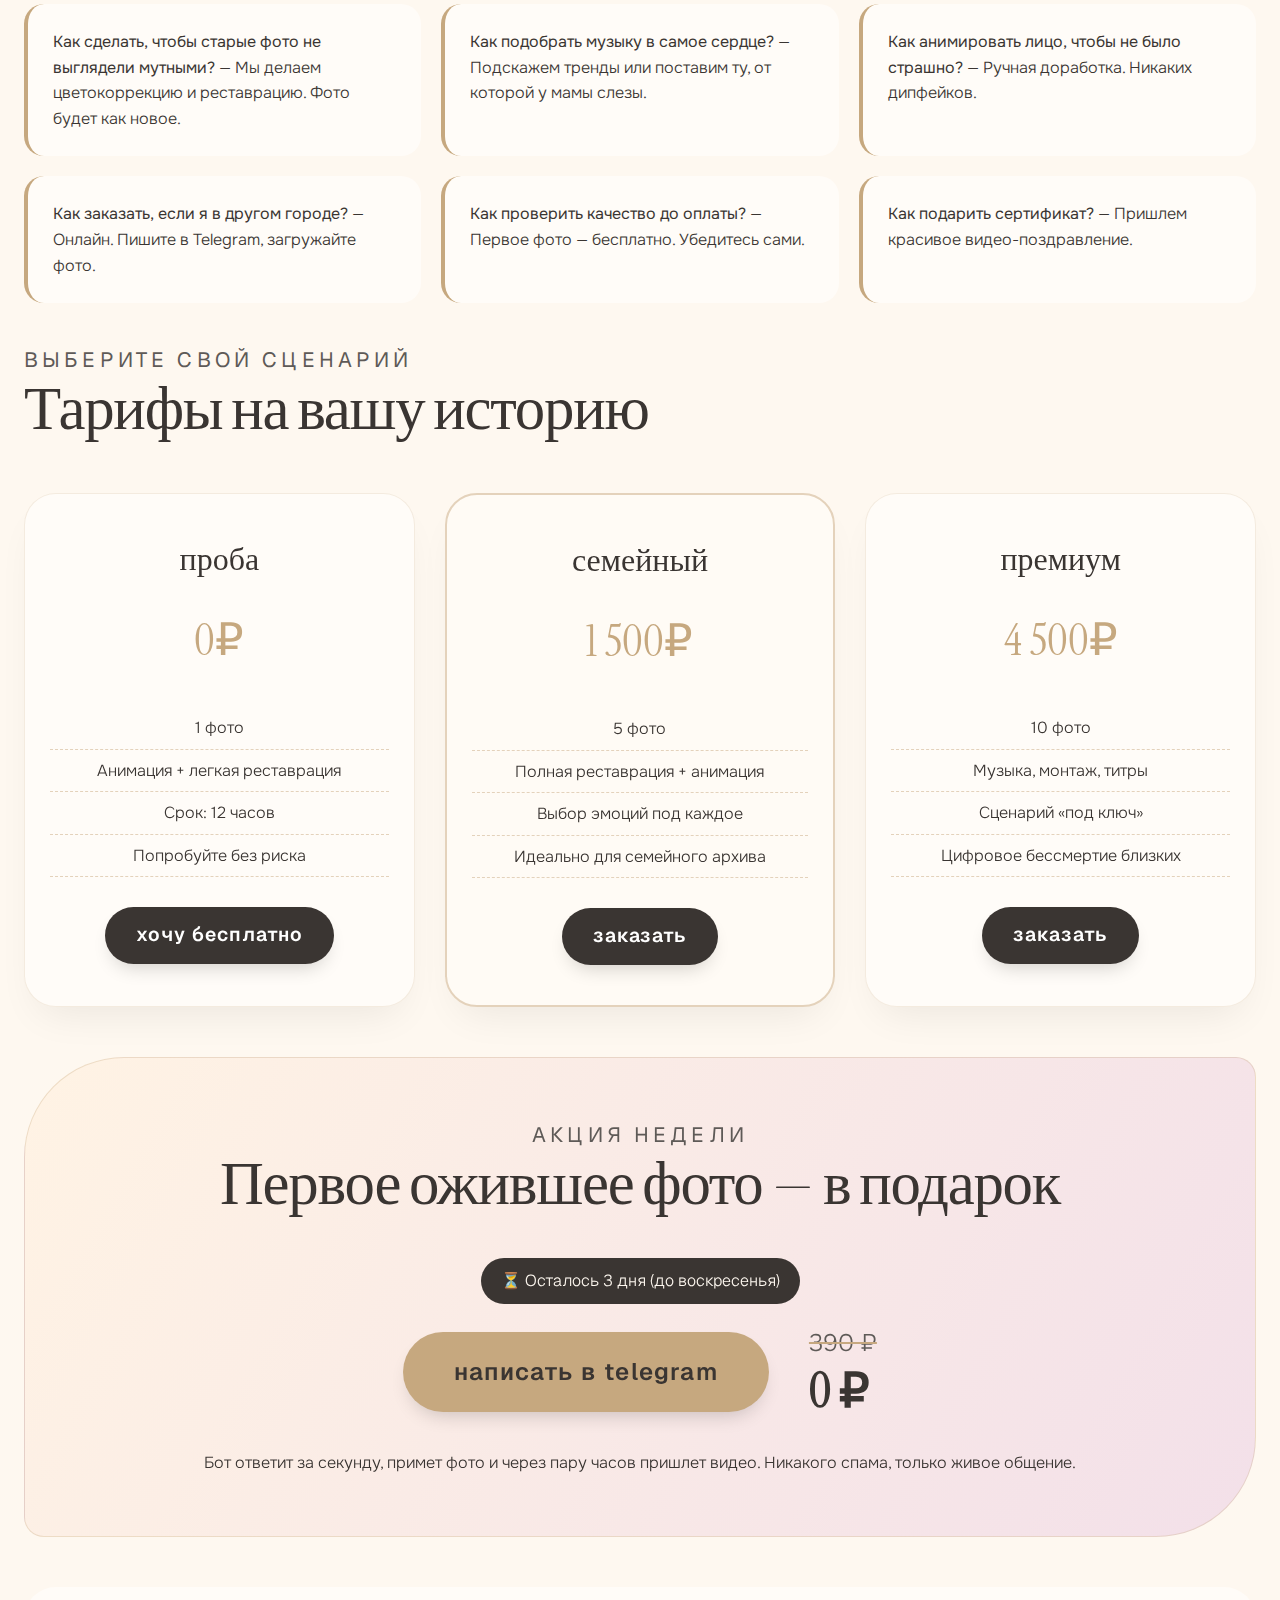
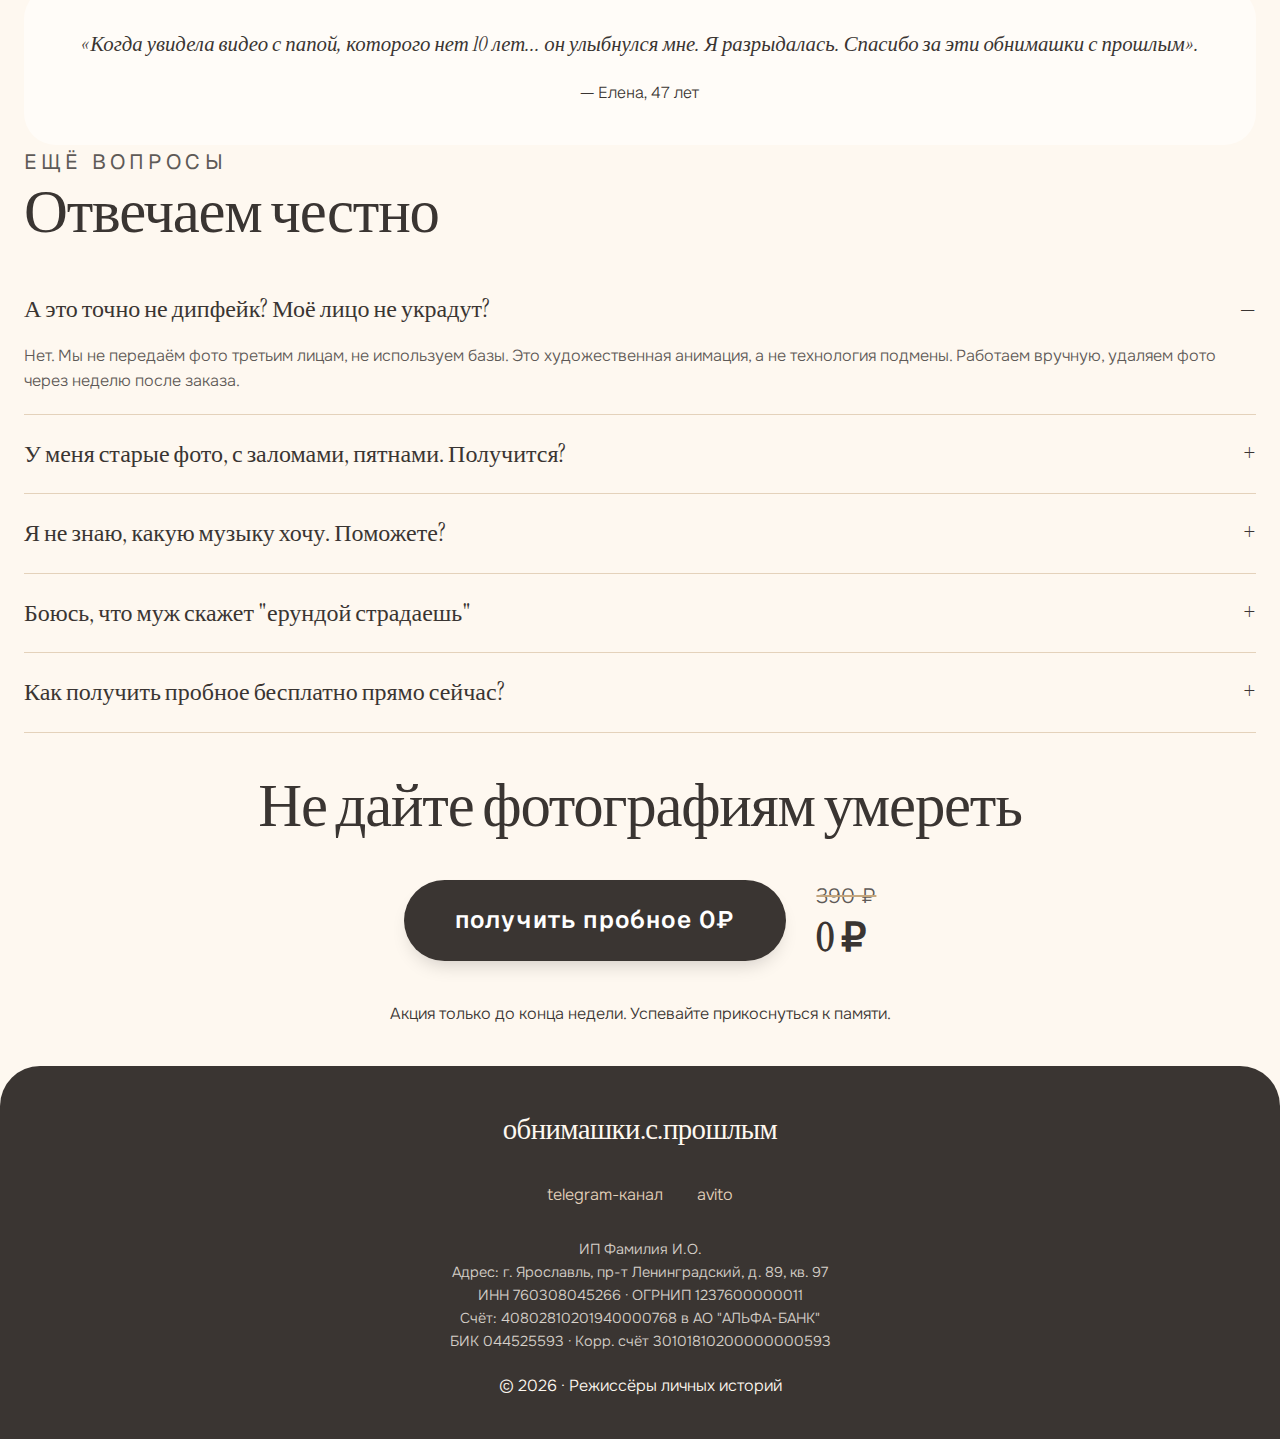
<file: обнимашки-с-прошлым/index.html>
<!DOCTYPE html>
<html lang="ru">
<head>
    <meta charset="UTF-8">
    <meta name="viewport" content="width=device-width, initial-scale=1.0">
    <title>Обнимашки с прошлым — оживить фото</title>
    <!-- Шрифты: Geist, Onest, Instrument Serif -->
    <link rel="preconnect" href="https://fonts.googleapis.com">
    <link rel="preconnect" href="https://fonts.gstatic.com" crossorigin>
    <link href="https://fonts.googleapis.com/css2?family=Geist:wght@100..900&display=swap" rel="stylesheet">
    <link href="https://fonts.googleapis.com/css2?family=Onest:wght@100..900&display=swap" rel="stylesheet">
    <link href="https://fonts.googleapis.com/css2?family=Instrument+Serif:ital@0;1&display=swap" rel="stylesheet">
    <style>
        /* ========== ПОЛНОСТЬЮ СОХРАНЁННЫЙ ДИЗАЙН ========== */
        * {
            margin: 0;
            padding: 0;
            box-sizing: border-box;
        }

        :root {
            --color-cream: #fef8f0;
            --color-rose: #f3e0e9;
            --color-dusty-rose: #e8ccd9;
            --color-gold: #c6a87f;
            --color-gold-light: #e4d2bb;
            --color-charcoal: #3a3532;
            --color-graphite: #5e5a57;
            --color-white-soft: #fffcf8;
            --shadow-sm: 0 20px 40px -15px rgba(0,0,0,0.08);
            --shadow-hover: 0 30px 50px -20px rgba(0,0,0,0.15);
            --border-radius-card: 32px;
            --border-radius-btn: 60px;
            --font-serif: "Instrument Serif", Georgia, serif;
            --font-sans: "Onest", -apple-system, BlinkMacSystemFont, 'Segoe UI', Roboto, sans-serif;
            --font-geist: "Geist", -apple-system, BlinkMacSystemFont, 'Segoe UI', sans-serif;
        }

        body {
            background-color: var(--color-cream);
            color: var(--color-charcoal);
            font-family: var(--font-sans);
            font-weight: 300;
            line-height: 1.6;
            scroll-behavior: smooth;
            -webkit-font-smoothing: antialiased;
        }

        h1, h2, h3 {
            font-family: var(--font-serif);
            font-weight: 400;
            letter-spacing: -0.02em;
            line-height: 1.1;
        }

        h1 {
            font-size: clamp(3rem, 12vw, 5.5rem);
            margin-bottom: 0.25rem;
        }

        h2 {
            font-size: clamp(2.4rem, 7vw, 3.8rem);
            margin-bottom: 1.5rem;
        }

        .subhead {
            font-family: var(--font-geist);
            font-size: clamp(1rem, 3vw, 1.3rem);
            font-weight: 400;
            color: var(--color-graphite);
            text-transform: uppercase;
            letter-spacing: 0.2em;
            margin-bottom: 1rem;
        }

        .container {
            max-width: 1300px;
            margin: 0 auto;
            padding: 0 24px;
        }

        section {
            padding: 90px 0;
            position: relative;
        }

        .navbar {
            position: fixed;
            top: 0;
            left: 0;
            width: 100%;
            padding: 20px 40px;
            display: flex;
            justify-content: space-between;
            align-items: center;
            background: rgba(254, 248, 240, 0.75);
            backdrop-filter: blur(10px);
            -webkit-backdrop-filter: blur(10px);
            z-index: 1000;
            border-bottom: 1px solid rgba(198, 168, 127, 0.15);
        }

        .logo {
            font-family: var(--font-serif);
            font-size: 1.8rem;
            color: var(--color-charcoal);
            text-decoration: none;
            letter-spacing: -0.02em;
        }

        .nav-links {
            display: flex;
            gap: 40px;
        }

        .nav-links a {
            font-family: var(--font-geist);
            text-decoration: none;
            color: var(--color-charcoal);
            font-weight: 500;
            font-size: 1rem;
            text-transform: uppercase;
            letter-spacing: 0.1em;
            transition: color 0.2s;
        }

        .nav-links a:hover {
            color: var(--color-gold);
        }

        .nav-cta {
            background: var(--color-charcoal);
            color: var(--color-cream) !important;
            padding: 10px 24px;
            border-radius: var(--border-radius-btn);
            font-weight: 600;
        }

        .hero {
            min-height: 100vh;
            display: flex;
            align-items: center;
            justify-content: center;
            text-align: center;
            background: linear-gradient(145deg, var(--color-cream) 0%, var(--color-rose) 80%, var(--color-dusty-rose) 100%);
            padding-top: 120px;
            position: relative;
            overflow: hidden;
        }

        .hero::before {
            content: '';
            position: absolute;
            width: 100%;
            height: 100%;
            background: radial-gradient(circle at 70% 30%, rgba(255,255,255,0.4) 0%, transparent 50%);
            pointer-events: none;
        }

        .hero-content {
            max-width: 1000px;
            padding: 20px;
            position: relative;
            z-index: 2;
        }

        /* === УМЕНЬШЕННАЯ ВЕРТИКАЛЬНАЯ ДЕРЕВЯННАЯ РАМКА (в 1.5 раза меньше) === */
        .hero-photo-frame {
            width: 180px;           /* Было 260px / 1.44 ≈ 180px */
            margin: 0 auto 30px;    /* Уменьшил нижний отступ */
            position: relative;
            filter: drop-shadow(0 15px 20px -8px rgba(0,0,0,0.3));
        }

        /* Сама деревянная рамка (фон) */
        .wooden-frame {
            background: #8b6f4c;
            padding: 12px 10px 18px 10px; /* Пропорционально уменьшил */
            border-radius: 8px 8px 12px 12px;
            box-shadow: 
                inset 0 0 0 1.5px #e9d6b0,
                inset 0 0 0 4px #a5835e,
                0 4px 0 0 #5a3f2b,
                0 6px 10px rgba(0,0,0,0.2);
            background-image: 
                linear-gradient(45deg, rgba(255,215,140,0.2) 25%, transparent 25%),
                linear-gradient(-45deg, rgba(255,215,140,0.2) 25%, transparent 25%),
                linear-gradient(135deg, #7a5a3a 0%, #a77b51 40%, #7a5a3a 100%);
            background-size: 15px 15px, 15px 15px, 100% 100%;
            background-position: 0 0, 7px 7px, 0 0;
            position: relative;
            border: 1px solid #c9a87c;
        }

        /* Эффект деревянной текстуры (полоски) */
        .wooden-frame::before {
            content: "";
            position: absolute;
            top: 4px; left: 4px; right: 4px; bottom: 4px;
            border: 1px dashed rgba(210, 180, 140, 0.4);
            border-radius: 5px;
            pointer-events: none;
        }

        /* Винтажный уголок (чуть меньше) */
        .wooden-frame::after {
            content: "⚜️";
            position: absolute;
            bottom: -6px;
            right: -6px;
            font-size: 18px;
            opacity: 0.6;
            transform: rotate(15deg);
            filter: drop-shadow(1px 3px 3px rgba(0,0,0,0.2));
        }

        /* Контейнер для видео */
        .frame-video-container {
            aspect-ratio: 9 / 16;
            width: 100%;
            border-radius: 4px;
            overflow: hidden;
            box-shadow: inset 0 0 15px rgba(0,0,0,0.3);
            border: 1px solid #fffaf0;
        }

        .frame-video-container iframe {
            width: 100%;
            height: 100%;
            border: none;
            pointer-events: none;
        }

        /* Подпись под рамкой (чуть меньше) */
        .frame-caption {
            font-family: var(--font-serif);
            font-size: 0.8rem;
            color: #8b6f4c;
            margin-top: 8px;
            letter-spacing: 1.5px;
            text-transform: uppercase;
            background: rgba(255,255,240,0.5);
            display: inline-block;
            padding: 4px 12px;
            border-radius: 20px;
            backdrop-filter: blur(2px);
            border: 1px solid #d2b48c;
        }

        .hero-date {
            font-family: var(--font-geist);
            font-size: 1rem;
            letter-spacing: 0.4em;
            text-transform: uppercase;
            color: var(--color-graphite);
            margin: 20px 0 10px;
        }

        .hero h1 {
            font-size: clamp(3.5rem, 15vw, 7rem);
            line-height: 1;
            margin-bottom: 20px;
        }

        .hero-tagline {
            font-size: 1.4rem;
            font-family: var(--font-serif);
            color: var(--color-charcoal);
            opacity: 0.8;
            max-width: 600px;
            margin: 0 auto 40px;
        }

        .btn-group {
            display: flex;
            gap: 20px;
            justify-content: center;
            align-items: center;
            flex-wrap: wrap;
            margin-top: 30px;
        }

        .btn-primary {
            background: var(--color-charcoal);
            color: white;
            border: none;
            padding: 18px 40px;
            font-family: var(--font-geist);
            font-weight: 600;
            font-size: 1.2rem;
            letter-spacing: 0.05em;
            border-radius: var(--border-radius-btn);
            cursor: pointer;
            transition: all 0.3s ease;
            box-shadow: 0 10px 20px -8px rgba(0,0,0,0.2);
            text-decoration: none;
            display: inline-block;
            border: 1px solid transparent;
        }

        .btn-primary:hover {
            background: #4a4540;
            transform: translateY(-3px);
            box-shadow: 0 20px 30px -10px rgba(0,0,0,0.25);
        }

        .price-strike {
            display: flex;
            flex-direction: column;
            align-items: flex-start;
            font-family: var(--font-sans);
        }

        .old-price {
            font-size: 1rem;
            color: var(--color-graphite);
            text-decoration: line-through 2px var(--color-gold);
        }

        .new-price {
            font-size: 1.8rem;
            font-weight: 600;
            color: var(--color-charcoal);
            line-height: 1.2;
            font-family: var(--font-serif);
        }

        .price-note {
            font-size: 0.8rem;
            opacity: 0.7;
        }

        /* Стили для основного видео-блока */
        .video-story-grid {
            display: grid;
            grid-template-columns: 1fr 1fr;
            gap: 50px;
            align-items: center;
            margin: 40px 0;
        }

        .video-container {
            border-radius: var(--border-radius-card);
            overflow: hidden;
            box-shadow: var(--shadow-hover);
            background: #000;
            aspect-ratio: 9 / 16;
            width: 100%;
            max-width: 400px;
            justify-self: center;
        }

        .video-container iframe {
            width: 100%;
            height: 100%;
            display: block;
            border: none;
        }

        .video-text {
            padding: 20px;
        }

        .video-text p {
            font-size: 1.2rem;
            margin-bottom: 20px;
            color: var(--color-graphite);
        }

        .pain-grid {
            display: grid;
            grid-template-columns: repeat(auto-fit, minmax(280px, 1fr));
            gap: 30px;
            margin: 40px 0;
        }

        .pain-item {
            background: var(--color-white-soft);
            padding: 30px;
            border-radius: var(--border-radius-card);
            box-shadow: var(--shadow-sm);
            border: 1px solid rgba(198, 168, 127, 0.1);
            transition: all 0.3s;
        }

        .pain-item:hover {
            transform: translateY(-5px);
            border-color: var(--color-gold-light);
        }

        .pain-icon {
            font-size: 2.5rem;
            margin-bottom: 15px;
        }

        .pain-title {
            font-family: var(--font-serif);
            font-size: 1.5rem;
            margin-bottom: 10px;
        }

        .tariff-grid {
            display: grid;
            grid-template-columns: repeat(auto-fit, minmax(260px, 1fr));
            gap: 30px;
            margin-top: 50px;
        }

        .tariff-card {
            background: var(--color-white-soft);
            border-radius: var(--border-radius-card);
            padding: 40px 25px;
            box-shadow: var(--shadow-sm);
            border: 1px solid rgba(198, 168, 127, 0.2);
            transition: all 0.3s;
            text-align: center;
            backdrop-filter: blur(5px);
        }

        .tariff-card:hover {
            transform: translateY(-10px);
            box-shadow: var(--shadow-hover);
            border-color: var(--color-gold-light);
        }

        .tariff-name {
            font-family: var(--font-serif);
            font-size: 2rem;
            margin-bottom: 15px;
        }

        .tariff-price {
            font-size: 2.8rem;
            font-weight: 400;
            font-family: var(--font-serif);
            color: var(--color-gold);
            margin: 20px 0;
        }

        .tariff-price small {
            font-size: 1rem;
            color: var(--color-graphite);
        }

        .tariff-features {
            list-style: none;
            margin: 30px 0;
        }

        .tariff-features li {
            padding: 8px 0;
            border-bottom: 1px dashed var(--color-gold-light);
        }

        .special-offer {
            background: linear-gradient(120deg, #fff3e4, var(--color-rose));
            border-radius: 100px 20px 100px 20px;
            padding: 60px 40px;
            text-align: center;
            margin: 50px 0;
            border: 1px solid rgba(198, 168, 127, 0.3);
        }

        .offer-price-flex {
            display: flex;
            justify-content: center;
            align-items: center;
            gap: 40px;
            flex-wrap: wrap;
        }

        .offer-timer {
            background: var(--color-charcoal);
            color: var(--color-cream);
            padding: 10px 20px;
            border-radius: 40px;
            display: inline-block;
            font-family: var(--font-geist);
            margin: 20px 0;
        }

        .questions-grid {
            display: grid;
            grid-template-columns: repeat(auto-fit, minmax(300px, 1fr));
            gap: 20px;
            margin: 40px 0;
        }

        .question-item {
            background: var(--color-white-soft);
            padding: 25px;
            border-radius: 20px;
            border-left: 4px solid var(--color-gold);
        }

        .faq-item {
            border-bottom: 1px solid var(--color-gold-light);
            padding: 20px 0;
        }

        .faq-question {
            font-family: var(--font-serif);
            font-size: 1.5rem;
            cursor: pointer;
            display: flex;
            justify-content: space-between;
            align-items: center;
        }

        .faq-answer {
            padding-top: 15px;
            color: var(--color-graphite);
            display: none;
        }

        .faq-item.active .faq-answer {
            display: block;
        }

        .testimonial {
            background: var(--color-white-soft);
            padding: 40px;
            border-radius: var(--border-radius-card);
            text-align: center;
            font-style: italic;
            font-size: 1.3rem;
            font-family: var(--font-serif);
        }

        .footer {
            background: var(--color-charcoal);
            color: var(--color-cream);
            padding: 40px 0;
            text-align: center;
            border-radius: 40px 40px 0 0;
        }

        .footer a {
            color: var(--color-gold-light);
            text-decoration: none;
        }

        @media (max-width: 768px) {
            .navbar {
                padding: 15px 20px;
            }
            .nav-links {
                display: none;
            }
            .video-story-grid {
                grid-template-columns: 1fr;
                gap: 30px;
            }
            .video-container {
                max-width: 100%;
            }
            .hero-photo-frame {
                width: 150px;  /* На мобильных ещё чуть меньше */
            }
            .btn-group {
                flex-direction: column;
            }
            .special-offer {
                padding: 40px 20px;
            }
        }
    </style>
</head>
<body>
    <nav class="navbar">
        <a href="/" class="logo">обнимашки.с.прошлым</a>
        <div class="nav-links">
            <a href="#pain">боль</a>
            <a href="#how-video">как оживим</a>
            <a href="#tariffs">цены</a>
            <a href="#questions">вопросы</a>
            <a href="https://t.me/your_photo_bot" class="nav-cta" target="_blank">telegram</a>
        </div>
    </nav>

    <!-- ГЕРОЙ: УМЕНЬШЕННАЯ ВЕРТИКАЛЬНАЯ ДЕРЕВЯННАЯ РАМКА -->
    <section class="hero" id="hero">
        <div class="hero-content">
            <!-- Уменьшенная рамка -->
            <div class="hero-photo-frame">
                <div class="wooden-frame">
                    <div class="frame-video-container">
                        <!-- Видео с автоплеем и зацикливанием -->
                        <iframe src="https://vkvideo.ru/video_ext.php?oid=-58879883&id=456239023&hash=6234ac0dcf5b05ba&hd=3&autoplay=1&loop=1" allow="autoplay; encrypted-media; fullscreen; picture-in-picture; screen-wake-lock;" allowfullscreen></iframe>
                    </div>
                </div>
                <div class="frame-caption">📸 семейный архив · 1987</div>
            </div>

            <div class="hero-date">верните вкус того счастья</div>
            <h1>Обнимашки с прошлым</h1>
            <div class="hero-tagline">Оживите историю своей семьи. Увидьте родных «живыми» — улыбку, взгляд, поворот головы. Без страха искажений.</div>
            
            <!-- КНОПКА: 390 перечеркнуто / 0₽ -->
            <div class="btn-group">
                <a href="https://t.me/your_photo_bot" class="btn-primary" target="_blank">🎞️ Хочу попробовать</a>
                <div class="price-strike">
                    <span class="old-price">390 ₽</span>
                    <span class="new-price">0 ₽ <span class="price-note">первое фото</span></span>
                </div>
            </div>
            <div style="margin-top: 25px; background: rgba(198,168,127,0.1); padding: 12px 20px; border-radius: 60px; display: inline-block;">
                ⏳ Акция только до воскресенья: <strong>первое фото — бесплатно</strong>
            </div>
            <p style="margin-top: 20px; font-size: 0.9rem;">👉 Напишите боту в Telegram — он пришлет готовое видео за пару часов</p>
        </div>
    </section>

    <!-- БЛОК БОЛИ -->
    <section class="container" id="pain">
        <span class="subhead">знакомо?</span>
        <h2>Ваши фото пылятся мёртвым грузом</h2>
        
        <div class="pain-grid">
            <div class="pain-item">
                <div class="pain-icon">📱💔</div>
                <div class="pain-title">Цифровой хаос</div>
                <p>Тысячи снимков в телефоне, которые никто не открывает. Фото лежат без движения, а жизнь проходит.</p>
            </div>
            <div class="pain-item">
                <div class="pain-icon">👵🏻🕯️</div>
                <div class="pain-title">Блок «Ушедшие»</div>
                <p>Больно смотреть на фото родителей по одному, но как хочется увидеть их живыми — улыбающимися, моргающими...</p>
            </div>
            <div class="pain-item">
                <div class="pain-icon">😤🤳</div>
                <div class="pain-title">Попытки самим</div>
                <p>Пробовали делать видео в приложениях — лица кривые, музыка не в такт, обрезанные головы. Бросали на полпути.</p>
            </div>
            <div class="pain-item">
                <div class="pain-icon">🎁😥</div>
                <div class="pain-title">Проблема подарка</div>
                <p>Маме на 50, подруге на юбилей — конфеты дарят все, а эмоцию, от которой плачут, — никто.</p>
            </div>
            <div class="pain-item">
                <div class="pain-icon">👰🏻🤵🏻</div>
                <div class="pain-title">Стыд за качество</div>
                <p>Старые фото на мыльницу, первые пиксели. Хочется красиво, но кажется, что это невозможно.</p>
            </div>
            <div class="pain-item">
                <div class="pain-icon">⏳💫</div>
                <div class="pain-title">Прокрастинация памяти</div>
                <p>«Вот сделаю ремонт, похудею, найду время...» А дети выросли, родители ушли. Архив пылится.</p>
            </div>
        </div>
    </section>

    <!-- ПЕРЕХОД К РЕШЕНИЮ -->
    <section class="container" style="text-align: center;">
        <span class="subhead">мы знаем, как вам помочь</span>
        <h2>Станьте режиссёром своей истории</h2>
        <p style="max-width: 700px; margin: 0 auto 40px; font-size: 1.2rem;">Не предлагаем скучную склейку. Мы создаём «Обнимашки с прошлым» — способ пережить эмоцию заново.</p>
    </section>

    <!-- ОСНОВНОЙ ВИДЕО-БЛОК -->
    <section class="container" id="how-video">
        <div class="video-story-grid">
            <div class="video-container">
                <iframe src="https://vkvideo.ru/video_ext.php?oid=-58879883&id=456239023&hash=6234ac0dcf5b05ba&hd=3&autoplay=1&loop=1" allow="autoplay; encrypted-media; fullscreen; picture-in-picture; screen-wake-lock;" allowfullscreen></iframe>
            </div>
            <div class="video-text">
                <span class="subhead">смотрите сами</span>
                <h2>Как мы оживляем фото</h2>
                <p>Это не дипфейк и не страшная анимация. Мы бережно реставрируем каждый снимок, убираем царапины, восстанавливаем цвет и делаем так, чтобы лицо двигалось естественно — улыбка, взгляд, лёгкий кивок.</p>
                <p>В этом видео — примеры наших работ. Всего за пару дней ваши родные снова «заговорят» и подарят вам тёплые мурашки.</p>
                <a href="https://t.me/your_photo_bot" class="btn-primary" style="margin-top: 20px; display: inline-block;" target="_blank">🎬 хочу так же</a>
            </div>
        </div>
    </section>

    <!-- БЛОК ОТВЕТОВ НА ГЛАВНЫЕ "КАК?" -->
    <section class="container" id="questions">
        <span class="subhead">мы знаем, вы спрашиваете</span>
        <h2>Ответы на главные «Как?»</h2>
        <div class="questions-grid">
            <div class="question-item"><strong>Как сделать, чтобы старые фото не выглядели мутными?</strong> — Мы делаем цветокоррекцию и реставрацию. Фото будет как новое.</div>
            <div class="question-item"><strong>Как подобрать музыку в самое сердце?</strong> — Подскажем тренды или поставим ту, от которой у мамы слезы.</div>
            <div class="question-item"><strong>Как анимировать лицо, чтобы не было страшно?</strong> — Ручная доработка. Никаких дипфейков.</div>
            <div class="question-item"><strong>Как заказать, если я в другом городе?</strong> — Онлайн. Пишите в Telegram, загружайте фото.</div>
            <div class="question-item"><strong>Как проверить качество до оплаты?</strong> — Первое фото — бесплатно. Убедитесь сами.</div>
            <div class="question-item"><strong>Как подарить сертификат?</strong> — Пришлем красивое видео-поздравление.</div>
        </div>
    </section>

    <!-- ТАРИФЫ -->
    <section class="container" id="tariffs">
        <span class="subhead">выберите свой сценарий</span>
        <h2>Тарифы на вашу историю</h2>
        <div class="tariff-grid">
            <div class="tariff-card">
                <div class="tariff-name">проба</div>
                <div class="tariff-price">0₽</div>
                <ul class="tariff-features">
                    <li>1 фото</li>
                    <li>Анимация + легкая реставрация</li>
                    <li>Срок: 12 часов</li>
                    <li>Попробуйте без риска</li>
                </ul>
                <a href="https://t.me/your_photo_bot" class="btn-primary" style="padding: 12px 30px;" target="_blank">хочу бесплатно</a>
            </div>
            <div class="tariff-card" style="background: #fffbf5; border: 2px solid var(--color-gold-light);">
                <div class="tariff-name">семейный</div>
                <div class="tariff-price">1 500₽</div>
                <ul class="tariff-features">
                    <li>5 фото</li>
                    <li>Полная реставрация + анимация</li>
                    <li>Выбор эмоций под каждое</li>
                    <li>Идеально для семейного архива</li>
                </ul>
                <a href="https://t.me/your_photo_bot" class="btn-primary" style="padding: 12px 30px;" target="_blank">заказать</a>
            </div>
            <div class="tariff-card">
                <div class="tariff-name">премиум</div>
                <div class="tariff-price">4 500₽</div>
                <ul class="tariff-features">
                    <li>10 фото</li>
                    <li>Музыка, монтаж, титры</li>
                    <li>Сценарий «под ключ»</li>
                    <li>Цифровое бессмертие близких</li>
                </ul>
                <a href="https://t.me/your_photo_bot" class="btn-primary" style="padding: 12px 30px;" target="_blank">заказать</a>
            </div>
        </div>
    </section>

    <!-- СПЕЦПРЕДЛОЖЕНИЕ -->
    <section class="container">
        <div class="special-offer">
            <span class="subhead">акция недели</span>
            <h2 style="margin-bottom: 20px;">Первое ожившее фото — в подарок</h2>
            <div class="offer-timer">⏳ Осталось 3 дня (до воскресенья)</div>
            <div class="offer-price-flex">
                <a href="https://t.me/your_photo_bot" class="btn-primary" style="background: var(--color-gold); color: var(--color-charcoal); font-size: 1.5rem; padding: 20px 50px;" target="_blank">написать в telegram</a>
                <div class="price-strike">
                    <span class="old-price" style="font-size: 1.5rem;">390 ₽</span>
                    <span class="new-price" style="font-size: 3rem;">0 ₽</span>
                </div>
            </div>
            <p style="margin-top: 30px;">Бот ответит за секунду, примет фото и через пару часов пришлет видео. Никакого спама, только живое общение.</p>
        </div>
    </section>

    <!-- ОТЗЫВ -->
    <section class="container">
        <div class="testimonial">
            «Когда увидела видео с папой, которого нет 10 лет... он улыбнулся мне. Я разрыдалась. Спасибо за эти обнимашки с прошлым».
            <div style="margin-top: 20px; font-family: var(--font-geist); font-size: 1rem; font-style: normal;">— Елена, 47 лет</div>
        </div>
    </section>

    <!-- FAQ -->
    <section class="container" id="faq">
        <span class="subhead">ещё вопросы</span>
        <h2>Отвечаем честно</h2>
        <div class="faq-list">
            <div class="faq-item active">
                <div class="faq-question">А это точно не дипфейк? Моё лицо не украдут? <span>—</span></div>
                <div class="faq-answer">Нет. Мы не передаём фото третьим лицам, не используем базы. Это художественная анимация, а не технология подмены. Работаем вручную, удаляем фото через неделю после заказа.</div>
            </div>
            <div class="faq-item">
                <div class="faq-question">У меня старые фото, с заломами, пятнами. Получится? <span>+</span></div>
                <div class="faq-answer">Да, мы восстанавливаем даже потрепанные снимки 1900-х. Убираем царапины, восстанавливаем цвет, делаем ч/б → цвет (опция). Результат — как будто снято вчера.</div>
            </div>
            <div class="faq-item">
                <div class="faq-question">Я не знаю, какую музыку хочу. Поможете? <span>+</span></div>
                <div class="faq-answer">Конечно. Мы пришлем 3 варианта на выбор: трогательная классика, семейный поп, или современная. Выберете ту, от которой мурашки.</div>
            </div>
            <div class="faq-item">
                <div class="faq-question">Боюсь, что муж скажет "ерундой страдаешь" <span>+</span></div>
                <div class="faq-answer">Покажите ему этот сайт. Или сделайте в подарок ему — мужчины плачут, когда видят себя маленькими или своих отцов. Проверено.</div>
            </div>
            <div class="faq-item">
                <div class="faq-question">Как получить пробное бесплатно прямо сейчас? <span>+</span></div>
                <div class="faq-answer">Нажмите любую кнопку "Telegram" на сайте, напишите "хочу пробное". Бот пришлет инструкцию. Первое фото — за 0₽, даже если решите не продолжать.</div>
            </div>
        </div>
    </section>

    <!-- ПОСЛЕДНИЙ ПРИЗЫВ -->
    <section style="padding: 40px 0; text-align: center;">
        <div class="container">
            <h2>Не дайте фотографиям умереть</h2>
            <div style="display: flex; justify-content: center; gap: 30px; flex-wrap: wrap; margin: 40px 0;">
                <a href="https://t.me/your_photo_bot" class="btn-primary" style="font-size: 1.5rem; padding: 20px 50px;" target="_blank">получить пробное 0₽</a>
                <div class="price-strike">
                    <span class="old-price" style="font-size: 1.3rem;">390 ₽</span>
                    <span class="new-price" style="font-size: 2.5rem;">0 ₽</span>
                </div>
            </div>
            <p>Акция только до конца недели. Успевайте прикоснуться к памяти.</p>
        </div>
    </section>

    <!-- ФУТЕР -->
    <footer class="footer" id="contacts">
        <div class="container">
            <a href="/" class="logo" style="color: var(--color-cream);">обнимашки.с.прошлым</a>
            <div style="margin: 30px 0;">
                <a href="https://t.me/your_channel" style="margin: 0 15px;" target="_blank">telegram-канал</a>
                <a href="#" style="margin: 0 15px;">avito</a>
            </div>
            <p style="opacity: 0.8; font-size: 0.9rem;">
                ИП Фамилия И.О.<br>
                Адрес: г. Ярославль, пр-т Ленинградский, д. 89, кв. 97<br>
                ИНН 760308045266 · ОГРНИП 1237600000011<br>
                Счёт: 40802810201940000768 в АО "АЛЬФА-БАНК"<br>
                БИК 044525593 · Корр. счёт 30101810200000000593<br>
            </p>
            <p style="margin-top: 20px;">© 2026 · Режиссёры личных историй</p>
        </div>
    </footer>

    <script>
        document.querySelectorAll('.faq-question').forEach(item => {
            item.addEventListener('click', () => {
                const parent = item.parentElement;
                parent.classList.toggle('active');
                const span = item.querySelector('span');
                if (span) span.textContent = parent.classList.contains('active') ? '—' : '+';
            });
        });
    </script>
</body>
</html>
</file>
<file: assets/web/assets/mobirise-icons2/mobirise2.css>
@font-face {
  font-family: 'Moririse2';
  font-display: swap;
  src:  url('mobirise2.eot?f2bix4');
  src:  url('mobirise2.eot?f2bix4#iefix') format('embedded-opentype'),
    url('mobirise2.ttf?f2bix4') format('truetype'),
    url('mobirise2.woff?f2bix4') format('woff'),
    url('mobirise2.svg?f2bix4#mobirise2') format('svg');
  font-weight: normal;
  font-style: normal;
}

[class^="mobi-"], [class*=" mobi-"] {
  /* use !important to prevent issues with browser extensions that change fonts */
  font-family: 'Moririse2' !important;
  speak: none;
  font-style: normal;
  font-weight: normal;
  font-variant: normal;
  text-transform: none;
  line-height: 1;

  /* Better Font Rendering =========== */
  -webkit-font-smoothing: antialiased;
  -moz-osx-font-smoothing: grayscale;
}

.mobi-mbri-add-submenu:before {
  content: "\e900";
}
.mobi-mbri-alert:before {
  content: "\e901";
}
.mobi-mbri-align-center:before {
  content: "\e902";
}
.mobi-mbri-align-justify:before {
  content: "\e903";
}
.mobi-mbri-align-left:before {
  content: "\e904";
}
.mobi-mbri-align-right:before {
  content: "\e905";
}
.mobi-mbri-android:before {
  content: "\e906";
}
.mobi-mbri-apple:before {
  content: "\e907";
}
.mobi-mbri-arrow-down:before {
  content: "\e908";
}
.mobi-mbri-arrow-next:before {
  content: "\e909";
}
.mobi-mbri-arrow-prev:before {
  content: "\e90a";
}
.mobi-mbri-arrow-up:before {
  content: "\e90b";
}
.mobi-mbri-bold:before {
  content: "\e90c";
}
.mobi-mbri-bookmark:before {
  content: "\e90d";
}
.mobi-mbri-bootstrap:before {
  content: "\e90e";
}
.mobi-mbri-briefcase:before {
  content: "\e90f";
}
.mobi-mbri-browse:before {
  content: "\e910";
}
.mobi-mbri-bulleted-list:before {
  content: "\e911";
}
.mobi-mbri-calendar:before {
  content: "\e912";
}
.mobi-mbri-camera:before {
  content: "\e913";
}
.mobi-mbri-cart-add:before {
  content: "\e914";
}
.mobi-mbri-cart-full:before {
  content: "\e915";
}
.mobi-mbri-cash:before {
  content: "\e916";
}
.mobi-mbri-change-style:before {
  content: "\e917";
}
.mobi-mbri-chat:before {
  content: "\e918";
}
.mobi-mbri-clock:before {
  content: "\e919";
}
.mobi-mbri-close:before {
  content: "\e91a";
}
.mobi-mbri-cloud:before {
  content: "\e91b";
}
.mobi-mbri-code:before {
  content: "\e91c";
}
.mobi-mbri-contact-form:before {
  content: "\e91d";
}
.mobi-mbri-credit-card:before {
  content: "\e91e";
}
.mobi-mbri-cursor-click:before {
  content: "\e91f";
}
.mobi-mbri-cust-feedback:before {
  content: "\e920";
}
.mobi-mbri-database:before {
  content: "\e921";
}
.mobi-mbri-delivery:before {
  content: "\e922";
}
.mobi-mbri-desktop:before {
  content: "\e923";
}
.mobi-mbri-devices:before {
  content: "\e924";
}
.mobi-mbri-down:before {
  content: "\e925";
}
.mobi-mbri-download-2:before {
  content: "\e926";
}
.mobi-mbri-download:before {
  content: "\e927";
}
.mobi-mbri-drag-n-drop-2:before {
  content: "\e928";
}
.mobi-mbri-drag-n-drop:before {
  content: "\e929";
}
.mobi-mbri-edit-2:before {
  content: "\e92a";
}
.mobi-mbri-edit:before {
  content: "\e92b";
}
.mobi-mbri-error:before {
  content: "\e92c";
}
.mobi-mbri-extension:before {
  content: "\e92d";
}
.mobi-mbri-features:before {
  content: "\e92e";
}
.mobi-mbri-file:before {
  content: "\e92f";
}
.mobi-mbri-flag:before {
  content: "\e930";
}
.mobi-mbri-folder:before {
  content: "\e931";
}
.mobi-mbri-gift:before {
  content: "\e932";
}
.mobi-mbri-github:before {
  content: "\e933";
}
.mobi-mbri-globe-2:before {
  content: "\e934";
}
.mobi-mbri-globe:before {
  content: "\e935";
}
.mobi-mbri-growing-chart:before {
  content: "\e936";
}
.mobi-mbri-hearth:before {
  content: "\e937";
}
.mobi-mbri-help:before {
  content: "\e938";
}
.mobi-mbri-home:before {
  content: "\e939";
}
.mobi-mbri-hot-cup:before {
  content: "\e93a";
}
.mobi-mbri-idea:before {
  content: "\e93b";
}
.mobi-mbri-image-gallery:before {
  content: "\e93c";
}
.mobi-mbri-image-slider:before {
  content: "\e93d";
}
.mobi-mbri-info:before {
  content: "\e93e";
}
.mobi-mbri-italic:before {
  content: "\e93f";
}
.mobi-mbri-key:before {
  content: "\e940";
}
.mobi-mbri-laptop:before {
  content: "\e941";
}
.mobi-mbri-layers:before {
  content: "\e942";
}
.mobi-mbri-left-right:before {
  content: "\e943";
}
.mobi-mbri-left:before {
  content: "\e944";
}
.mobi-mbri-letter:before {
  content: "\e945";
}
.mobi-mbri-like:before {
  content: "\e946";
}
.mobi-mbri-link:before {
  content: "\e947";
}
.mobi-mbri-lock:before {
  content: "\e948";
}
.mobi-mbri-login:before {
  content: "\e949";
}
.mobi-mbri-logout:before {
  content: "\e94a";
}
.mobi-mbri-magic-stick:before {
  content: "\e94b";
}
.mobi-mbri-map-pin:before {
  content: "\e94c";
}
.mobi-mbri-menu:before {
  content: "\e94d";
}
.mobi-mbri-mobile-2:before {
  content: "\e94e";
}
.mobi-mbri-mobile-horizontal:before {
  content: "\e94f";
}
.mobi-mbri-mobile:before {
  content: "\e950";
}
.mobi-mbri-mobirise:before {
  content: "\e951";
}
.mobi-mbri-more-horizontal:before {
  content: "\e952";
}
.mobi-mbri-more-vertical:before {
  content: "\e953";
}
.mobi-mbri-music:before {
  content: "\e954";
}
.mobi-mbri-new-file:before {
  content: "\e955";
}
.mobi-mbri-numbered-list:before {
  content: "\e956";
}
.mobi-mbri-opened-folder:before {
  content: "\e957";
}
.mobi-mbri-pages:before {
  content: "\e958";
}
.mobi-mbri-paper-plane:before {
  content: "\e959";
}
.mobi-mbri-paperclip:before {
  content: "\e95a";
}
.mobi-mbri-phone:before {
  content: "\e95b";
}
.mobi-mbri-photo:before {
  content: "\e95c";
}
.mobi-mbri-photos:before {
  content: "\e95d";
}
.mobi-mbri-pin:before {
  content: "\e95e";
}
.mobi-mbri-play:before {
  content: "\e95f";
}
.mobi-mbri-plus:before {
  content: "\e960";
}
.mobi-mbri-preview:before {
  content: "\e961";
}
.mobi-mbri-print:before {
  content: "\e962";
}
.mobi-mbri-protect:before {
  content: "\e963";
}
.mobi-mbri-question:before {
  content: "\e964";
}
.mobi-mbri-quote-left:before {
  content: "\e965";
}
.mobi-mbri-quote-right:before {
  content: "\e966";
}
.mobi-mbri-redo:before {
  content: "\e967";
}
.mobi-mbri-refresh:before {
  content: "\e968";
}
.mobi-mbri-responsive-2:before {
  content: "\e969";
}
.mobi-mbri-responsive:before {
  content: "\e96a";
}
.mobi-mbri-right:before {
  content: "\e96b";
}
.mobi-mbri-rocket:before {
  content: "\e96c";
}
.mobi-mbri-sad-face:before {
  content: "\e96d";
}
.mobi-mbri-sale:before {
  content: "\e96e";
}
.mobi-mbri-save:before {
  content: "\e96f";
}
.mobi-mbri-search:before {
  content: "\e970";
}
.mobi-mbri-setting-2:before {
  content: "\e971";
}
.mobi-mbri-setting-3:before {
  content: "\e972";
}
.mobi-mbri-setting:before {
  content: "\e973";
}
.mobi-mbri-share:before {
  content: "\e974";
}
.mobi-mbri-shopping-bag:before {
  content: "\e975";
}
.mobi-mbri-shopping-basket:before {
  content: "\e976";
}
.mobi-mbri-shopping-cart:before {
  content: "\e977";
}
.mobi-mbri-sites:before {
  content: "\e978";
}
.mobi-mbri-smile-face:before {
  content: "\e979";
}
.mobi-mbri-speed:before {
  content: "\e97a";
}
.mobi-mbri-star:before {
  content: "\e97b";
}
.mobi-mbri-success:before {
  content: "\e97c";
}
.mobi-mbri-sun:before {
  content: "\e97d";
}
.mobi-mbri-sun2:before {
  content: "\e97e";
}
.mobi-mbri-tablet-vertical:before {
  content: "\e97f";
}
.mobi-mbri-tablet:before {
  content: "\e980";
}
.mobi-mbri-target:before {
  content: "\e981";
}
.mobi-mbri-timer:before {
  content: "\e982";
}
.mobi-mbri-to-ftp:before {
  content: "\e983";
}
.mobi-mbri-to-local-drive:before {
  content: "\e984";
}
.mobi-mbri-touch-swipe:before {
  content: "\e985";
}
.mobi-mbri-touch:before {
  content: "\e986";
}
.mobi-mbri-trash:before {
  content: "\e987";
}
.mobi-mbri-underline:before {
  content: "\e988";
}
.mobi-mbri-undo:before {
  content: "\e989";
}
.mobi-mbri-unlink:before {
  content: "\e98a";
}
.mobi-mbri-unlock:before {
  content: "\e98b";
}
.mobi-mbri-up-down:before {
  content: "\e98c";
}
.mobi-mbri-up:before {
  content: "\e98d";
}
.mobi-mbri-update:before {
  content: "\e98e";
}
.mobi-mbri-upload-2:before {
  content: "\e98f";
}
.mobi-mbri-upload:before {
  content: "\e990";
}
.mobi-mbri-user-2:before {
  content: "\e991";
}
.mobi-mbri-user:before {
  content: "\e992";
}
.mobi-mbri-users:before {
  content: "\e993";
}
.mobi-mbri-video-play:before {
  content: "\e994";
}
.mobi-mbri-video:before {
  content: "\e995";
}
.mobi-mbri-watch:before {
  content: "\e996";
}
.mobi-mbri-website-theme-2:before {
  content: "\e997";
}
.mobi-mbri-website-theme:before {
  content: "\e998";
}
.mobi-mbri-wifi:before {
  content: "\e999";
}
.mobi-mbri-windows:before {
  content: "\e99a";
}
.mobi-mbri-zoom-in:before {
  content: "\e99b";
}
.mobi-mbri-zoom-out:before {
  content: "\e99c";
}
</file>
<file: assets/dropdown/css/style.css>
.navbar-dropdown {
  left: 0;
  padding: 0;
  position: absolute;
  right: 0;
  top: 0;
  transition: all 0.45s ease;
  z-index: 1030;
  background: #282828; }
  .navbar-dropdown .navbar-logo {
    margin-right: 0.8rem;
    transition: margin 0.3s ease-in-out;
    vertical-align: middle; }
    .navbar-dropdown .navbar-logo img {
      height: 3.125rem;
      transition: all 0.3s ease-in-out; }
    .navbar-dropdown .navbar-logo.mbr-iconfont {
      font-size: 3.125rem;
      line-height: 3.125rem; }
  .navbar-dropdown .navbar-caption {
    font-weight: 700;
    white-space: normal;
    vertical-align: -4px;
    line-height: 3.125rem !important; }
    .navbar-dropdown .navbar-caption, .navbar-dropdown .navbar-caption:hover {
      color: inherit;
      text-decoration: none; }
  .navbar-dropdown .mbr-iconfont + .navbar-caption {
    vertical-align: -1px; }
  .navbar-dropdown.navbar-fixed-top {
    position: fixed; }
  .navbar-dropdown .navbar-brand span {
    vertical-align: -4px; }
  .navbar-dropdown.bg-color.transparent {
    background: none; }
  .navbar-dropdown.navbar-short .navbar-brand {
    padding: 0.625rem 0; }
    .navbar-dropdown.navbar-short .navbar-brand span {
      vertical-align: -1px; }
  .navbar-dropdown.navbar-short .navbar-caption {
    line-height: 2.375rem !important;
    vertical-align: -2px; }
  .navbar-dropdown.navbar-short .navbar-logo {
    margin-right: 0.5rem; }
    .navbar-dropdown.navbar-short .navbar-logo img {
      height: 2.375rem; }
    .navbar-dropdown.navbar-short .navbar-logo.mbr-iconfont {
      font-size: 2.375rem;
      line-height: 2.375rem; }
  .navbar-dropdown.navbar-short .mbr-table-cell {
    height: 3.625rem; }
  .navbar-dropdown .navbar-close {
    left: 0.6875rem;
    position: fixed;
    top: 0.75rem;
    z-index: 1000; }
  .navbar-dropdown .hamburger-icon {
    content: "";
    display: inline-block;
    vertical-align: middle;
    width: 16px;
    -webkit-box-shadow: 0 -6px 0 1px #282828,0 0 0 1px #282828,0 6px 0 1px #282828;
    -moz-box-shadow: 0 -6px 0 1px #282828,0 0 0 1px #282828,0 6px 0 1px #282828;
    box-shadow: 0 -6px 0 1px #282828,0 0 0 1px #282828,0 6px 0 1px #282828; }

.dropdown-menu .dropdown-toggle[data-toggle="dropdown-submenu"]::after {
  border-bottom: 0.35em solid transparent;
  border-left: 0.35em solid;
  border-right: 0;
  border-top: 0.35em solid transparent;
  margin-left: 0.3rem; }

.dropdown-menu .dropdown-item:focus {
  outline: 0; }

.nav-dropdown {
  font-size: 0.75rem;
  font-weight: 500;
  height: auto !important; }
  .nav-dropdown .nav-btn {
    padding-left: 1rem; }
  .nav-dropdown .link {
    margin: .667em 1.667em;
    font-weight: 500;
    padding: 0;
    transition: color .2s ease-in-out; }
    .nav-dropdown .link.dropdown-toggle {
      margin-right: 2.583em; }
      .nav-dropdown .link.dropdown-toggle::after {
        margin-left: .25rem;
        border-top: 0.35em solid;
        border-right: 0.35em solid transparent;
        border-left: 0.35em solid transparent;
        border-bottom: 0; }
      .nav-dropdown .link.dropdown-toggle[aria-expanded="true"] {
        margin: 0;
        padding: 0.667em 3.263em  0.667em 1.667em; }
  .nav-dropdown .link::after,
  .nav-dropdown .dropdown-item::after {
    color: inherit; }
  .nav-dropdown .btn {
    font-size: 0.75rem;
    font-weight: 700;
    letter-spacing: 0;
    margin-bottom: 0;
    padding-left: 1.25rem;
    padding-right: 1.25rem; }
  .nav-dropdown .dropdown-menu {
    border-radius: 0;
    border: 0;
    left: 0;
    margin: 0;
    padding-bottom: 1.25rem;
    padding-top: 1.25rem;
    position: relative; }
  .nav-dropdown .dropdown-submenu {
    margin-left: 0.125rem;
    top: 0; }
  .nav-dropdown .dropdown-item {
    font-weight: 500;
    line-height: 2;
    padding: 0.3846em 4.615em 0.3846em 1.5385em;
    position: relative;
    transition: color .2s ease-in-out, background-color .2s ease-in-out; }
    .nav-dropdown .dropdown-item::after {
      margin-top: -0.3077em;
      position: absolute;
      right: 1.1538em;
      top: 50%; }
    .nav-dropdown .dropdown-item:focus, .nav-dropdown .dropdown-item:hover {
      background: none; }

@media (max-width: 767px) {
  .nav-dropdown.navbar-toggleable-sm {
    bottom: 0;
    display: none;
    left: 0;
    overflow-x: hidden;
    position: fixed;
    top: 0;
    transform: translateX(-100%);
    -ms-transform: translateX(-100%);
    -webkit-transform: translateX(-100%);
    width: 18.75rem;
    z-index: 999; } }
.nav-dropdown.navbar-toggleable-xl {
  bottom: 0;
  display: none;
  left: 0;
  overflow-x: hidden;
  position: fixed;
  top: 0;
  transform: translateX(-100%);
  -ms-transform: translateX(-100%);
  -webkit-transform: translateX(-100%);
  width: 18.75rem;
  z-index: 999; }

.nav-dropdown-sm {
  display: block !important;
  overflow-x: hidden;
  overflow: auto;
  padding-top: 3.875rem; }
  .nav-dropdown-sm::after {
    content: "";
    display: block;
    height: 3rem;
    width: 100%; }
  .nav-dropdown-sm.collapse.in ~ .navbar-close {
    display: block !important; }
  .nav-dropdown-sm.collapsing, .nav-dropdown-sm.collapse.in {
    transform: translateX(0);
    -ms-transform: translateX(0);
    -webkit-transform: translateX(0);
    transition: all 0.25s ease-out;
    -webkit-transition: all 0.25s ease-out;
    background: #282828; }
  .nav-dropdown-sm.collapsing[aria-expanded="false"] {
    transform: translateX(-100%);
    -ms-transform: translateX(-100%);
    -webkit-transform: translateX(-100%); }
  .nav-dropdown-sm .nav-item {
    display: block;
    margin-left: 0 !important;
    padding-left: 0; }
  .nav-dropdown-sm .link,
  .nav-dropdown-sm .dropdown-item {
    border-top: 1px dotted rgba(255, 255, 255, 0.1);
    font-size: 0.8125rem;
    line-height: 1.6;
    margin: 0 !important;
    padding: 0.875rem 2.4rem 0.875rem 1.5625rem !important;
    position: relative;
    white-space: normal; }
    .nav-dropdown-sm .link:focus, .nav-dropdown-sm .link:hover,
    .nav-dropdown-sm .dropdown-item:focus,
    .nav-dropdown-sm .dropdown-item:hover {
      background: rgba(0, 0, 0, 0.2) !important;
      color: #c0a375; }
  .nav-dropdown-sm .nav-btn {
    position: relative;
    padding: 1.5625rem 1.5625rem 0 1.5625rem; }
    .nav-dropdown-sm .nav-btn::before {
      border-top: 1px dotted rgba(255, 255, 255, 0.1);
      content: "";
      left: 0;
      position: absolute;
      top: 0;
      width: 100%; }
    .nav-dropdown-sm .nav-btn + .nav-btn {
      padding-top: 0.625rem; }
      .nav-dropdown-sm .nav-btn + .nav-btn::before {
        display: none; }
  .nav-dropdown-sm .btn {
    padding: 0.625rem 0; }
  .nav-dropdown-sm .dropdown-toggle[data-toggle="dropdown-submenu"]::after {
    margin-left: .25rem;
    border-top: 0.35em solid;
    border-right: 0.35em solid transparent;
    border-left: 0.35em solid transparent;
    border-bottom: 0; }
  .nav-dropdown-sm .dropdown-toggle[data-toggle="dropdown-submenu"][aria-expanded="true"]::after {
    border-top: 0;
    border-right: 0.35em solid transparent;
    border-left: 0.35em solid transparent;
    border-bottom: 0.35em solid; }
  .nav-dropdown-sm .dropdown-menu {
    margin: 0;
    padding: 0;
    position: relative;
    top: 0;
    left: 0;
    width: 100%;
    border: 0;
    float: none;
    border-radius: 0;
    background: none; }
  .nav-dropdown-sm .dropdown-submenu {
    left: 100%;
    margin-left: 0.125rem;
    margin-top: -1.25rem;
    top: 0; }

.navbar-toggleable-sm .nav-dropdown .dropdown-menu {
  position: absolute; }

.navbar-toggleable-sm .nav-dropdown .dropdown-submenu {
  left: 100%;
  margin-left: 0.125rem;
  margin-top: -1.25rem;
  top: 0; }

.navbar-toggleable-sm.opened .nav-dropdown .dropdown-menu {
  position: relative; }

.navbar-toggleable-sm.opened .nav-dropdown .dropdown-submenu {
  left: 0;
  margin-left: 00rem;
  margin-top: 0rem;
  top: 0; }

.is-builder .nav-dropdown.collapsing {
  transition: none !important; }
</file>
<file: assets/socicon/css/styles.css>
@charset "UTF-8";

@font-face {
  font-family: 'Socicon';
  src:  url('../fonts/socicon.eot');
  src:  url('../fonts/socicon.eot?#iefix') format('embedded-opentype'),
    url('../fonts/socicon.woff2') format('woff2'),
    url('../fonts/socicon.ttf') format('truetype'),
    url('../fonts/socicon.woff') format('woff'),
    url('../fonts/socicon.svg#socicon') format('svg');
  font-weight: normal;
  font-style: normal;
  font-display: swap;
}

[data-icon]:before {
  font-family: "socicon" !important;
  content: attr(data-icon);
  font-style: normal !important;
  font-weight: normal !important;
  font-variant: normal !important;
  text-transform: none !important;
  speak: none;
  line-height: 1;
  -webkit-font-smoothing: antialiased;
  -moz-osx-font-smoothing: grayscale;
}

[class^="socicon-"], [class*=" socicon-"] {
  /* use !important to prevent issues with browser extensions that change fonts */
  font-family: 'Socicon' !important;
  speak: none;
  font-style: normal;
  font-weight: normal;
  font-variant: normal;
  text-transform: none;
  line-height: 1;

  /* Better Font Rendering =========== */
  -webkit-font-smoothing: antialiased;
  -moz-osx-font-smoothing: grayscale;
}

.socicon-500px:before {
  content: "\e000";
}
.socicon-8tracks:before {
  content: "\e001";
}
.socicon-airbnb:before {
  content: "\e002";
}
.socicon-alliance:before {
  content: "\e003";
}
.socicon-amazon:before {
  content: "\e004";
}
.socicon-amplement:before {
  content: "\e005";
}
.socicon-android:before {
  content: "\e006";
}
.socicon-angellist:before {
  content: "\e007";
}
.socicon-apple:before {
  content: "\e008";
}
.socicon-appnet:before {
  content: "\e009";
}
.socicon-baidu:before {
  content: "\e00a";
}
.socicon-bandcamp:before {
  content: "\e00b";
}
.socicon-battlenet:before {
  content: "\e00c";
}
.socicon-mixer:before {
  content: "\e00d";
}
.socicon-bebee:before {
  content: "\e00e";
}
.socicon-bebo:before {
  content: "\e00f";
}
.socicon-behance:before {
  content: "\e010";
}
.socicon-blizzard:before {
  content: "\e011";
}
.socicon-blogger:before {
  content: "\e012";
}
.socicon-buffer:before {
  content: "\e013";
}
.socicon-chrome:before {
  content: "\e014";
}
.socicon-coderwall:before {
  content: "\e015";
}
.socicon-curse:before {
  content: "\e016";
}
.socicon-dailymotion:before {
  content: "\e017";
}
.socicon-deezer:before {
  content: "\e018";
}
.socicon-delicious:before {
  content: "\e019";
}
.socicon-deviantart:before {
  content: "\e01a";
}
.socicon-diablo:before {
  content: "\e01b";
}
.socicon-digg:before {
  content: "\e01c";
}
.socicon-discord:before {
  content: "\e01d";
}
.socicon-disqus:before {
  content: "\e01e";
}
.socicon-douban:before {
  content: "\e01f";
}
.socicon-draugiem:before {
  content: "\e020";
}
.socicon-dribbble:before {
  content: "\e021";
}
.socicon-drupal:before {
  content: "\e022";
}
.socicon-ebay:before {
  content: "\e023";
}
.socicon-ello:before {
  content: "\e024";
}
.socicon-endomodo:before {
  content: "\e025";
}
.socicon-envato:before {
  content: "\e026";
}
.socicon-etsy:before {
  content: "\e027";
}
.socicon-facebook:before {
  content: "\e028";
}
.socicon-feedburner:before {
  content: "\e029";
}
.socicon-filmweb:before {
  content: "\e02a";
}
.socicon-firefox:before {
  content: "\e02b";
}
.socicon-flattr:before {
  content: "\e02c";
}
.socicon-flickr:before {
  content: "\e02d";
}
.socicon-formulr:before {
  content: "\e02e";
}
.socicon-forrst:before {
  content: "\e02f";
}
.socicon-foursquare:before {
  content: "\e030";
}
.socicon-friendfeed:before {
  content: "\e031";
}
.socicon-github:before {
  content: "\e032";
}
.socicon-goodreads:before {
  content: "\e033";
}
.socicon-google:before {
  content: "\e034";
}
.socicon-googlescholar:before {
  content: "\e035";
}
.socicon-googlegroups:before {
  content: "\e036";
}
.socicon-googlephotos:before {
  content: "\e037";
}
.socicon-googleplus:before {
  content: "\e038";
}
.socicon-grooveshark:before {
  content: "\e039";
}
.socicon-hackerrank:before {
  content: "\e03a";
}
.socicon-hearthstone:before {
  content: "\e03b";
}
.socicon-hellocoton:before {
  content: "\e03c";
}
.socicon-heroes:before {
  content: "\e03d";
}
.socicon-smashcast:before {
  content: "\e03e";
}
.socicon-horde:before {
  content: "\e03f";
}
.socicon-houzz:before {
  content: "\e040";
}
.socicon-icq:before {
  content: "\e041";
}
.socicon-identica:before {
  content: "\e042";
}
.socicon-imdb:before {
  content: "\e043";
}
.socicon-instagram:before {
  content: "\e044";
}
.socicon-issuu:before {
  content: "\e045";
}
.socicon-istock:before {
  content: "\e046";
}
.socicon-itunes:before {
  content: "\e047";
}
.socicon-keybase:before {
  content: "\e048";
}
.socicon-lanyrd:before {
  content: "\e049";
}
.socicon-lastfm:before {
  content: "\e04a";
}
.socicon-line:before {
  content: "\e04b";
}
.socicon-linkedin:before {
  content: "\e04c";
}
.socicon-livejournal:before {
  content: "\e04d";
}
.socicon-lyft:before {
  content: "\e04e";
}
.socicon-macos:before {
  content: "\e04f";
}
.socicon-mail:before {
  content: "\e050";
}
.socicon-medium:before {
  content: "\e051";
}
.socicon-meetup:before {
  content: "\e052";
}
.socicon-mixcloud:before {
  content: "\e053";
}
.socicon-modelmayhem:before {
  content: "\e054";
}
.socicon-mumble:before {
  content: "\e055";
}
.socicon-myspace:before {
  content: "\e056";
}
.socicon-newsvine:before {
  content: "\e057";
}
.socicon-nintendo:before {
  content: "\e058";
}
.socicon-npm:before {
  content: "\e059";
}
.socicon-odnoklassniki:before {
  content: "\e05a";
}
.socicon-openid:before {
  content: "\e05b";
}
.socicon-opera:before {
  content: "\e05c";
}
.socicon-outlook:before {
  content: "\e05d";
}
.socicon-overwatch:before {
  content: "\e05e";
}
.socicon-patreon:before {
  content: "\e05f";
}
.socicon-paypal:before {
  content: "\e060";
}
.socicon-periscope:before {
  content: "\e061";
}
.socicon-persona:before {
  content: "\e062";
}
.socicon-pinterest:before {
  content: "\e063";
}
.socicon-play:before {
  content: "\e064";
}
.socicon-player:before {
  content: "\e065";
}
.socicon-playstation:before {
  content: "\e066";
}
.socicon-pocket:before {
  content: "\e067";
}
.socicon-qq:before {
  content: "\e068";
}
.socicon-quora:before {
  content: "\e069";
}
.socicon-raidcall:before {
  content: "\e06a";
}
.socicon-ravelry:before {
  content: "\e06b";
}
.socicon-reddit:before {
  content: "\e06c";
}
.socicon-renren:before {
  content: "\e06d";
}
.socicon-researchgate:before {
  content: "\e06e";
}
.socicon-residentadvisor:before {
  content: "\e06f";
}
.socicon-reverbnation:before {
  content: "\e070";
}
.socicon-rss:before {
  content: "\e071";
}
.socicon-sharethis:before {
  content: "\e072";
}
.socicon-skype:before {
  content: "\e073";
}
.socicon-slideshare:before {
  content: "\e074";
}
.socicon-smugmug:before {
  content: "\e075";
}
.socicon-snapchat:before {
  content: "\e076";
}
.socicon-songkick:before {
  content: "\e077";
}
.socicon-soundcloud:before {
  content: "\e078";
}
.socicon-spotify:before {
  content: "\e079";
}
.socicon-stackexchange:before {
  content: "\e07a";
}
.socicon-stackoverflow:before {
  content: "\e07b";
}
.socicon-starcraft:before {
  content: "\e07c";
}
.socicon-stayfriends:before {
  content: "\e07d";
}
.socicon-steam:before {
  content: "\e07e";
}
.socicon-storehouse:before {
  content: "\e07f";
}
.socicon-strava:before {
  content: "\e080";
}
.socicon-streamjar:before {
  content: "\e081";
}
.socicon-stumbleupon:before {
  content: "\e082";
}
.socicon-swarm:before {
  content: "\e083";
}
.socicon-teamspeak:before {
  content: "\e084";
}
.socicon-teamviewer:before {
  content: "\e085";
}
.socicon-technorati:before {
  content: "\e086";
}
.socicon-telegram:before {
  content: "\e087";
}
.socicon-tripadvisor:before {
  content: "\e088";
}
.socicon-tripit:before {
  content: "\e089";
}
.socicon-triplej:before {
  content: "\e08a";
}
.socicon-tumblr:before {
  content: "\e08b";
}
.socicon-twitch:before {
  content: "\e08c";
}
.socicon-twitter:before {
  content: "\e08d";
}
.socicon-uber:before {
  content: "\e08e";
}
.socicon-ventrilo:before {
  content: "\e08f";
}
.socicon-viadeo:before {
  content: "\e090";
}
.socicon-viber:before {
  content: "\e091";
}
.socicon-viewbug:before {
  content: "\e092";
}
.socicon-vimeo:before {
  content: "\e093";
}
.socicon-vine:before {
  content: "\e094";
}
.socicon-vkontakte:before {
  content: "\e095";
}
.socicon-warcraft:before {
  content: "\e096";
}
.socicon-wechat:before {
  content: "\e097";
}
.socicon-weibo:before {
  content: "\e098";
}
.socicon-whatsapp:before {
  content: "\e099";
}
.socicon-wikipedia:before {
  content: "\e09a";
}
.socicon-windows:before {
  content: "\e09b";
}
.socicon-wordpress:before {
  content: "\e09c";
}
.socicon-wykop:before {
  content: "\e09d";
}
.socicon-xbox:before {
  content: "\e09e";
}
.socicon-xing:before {
  content: "\e09f";
}
.socicon-yahoo:before {
  content: "\e0a0";
}
.socicon-yammer:before {
  content: "\e0a1";
}
.socicon-yandex:before {
  content: "\e0a2";
}
.socicon-yelp:before {
  content: "\e0a3";
}
.socicon-younow:before {
  content: "\e0a4";
}
.socicon-youtube:before {
  content: "\e0a5";
}
.socicon-zapier:before {
  content: "\e0a6";
}
.socicon-zerply:before {
  content: "\e0a7";
}
.socicon-zomato:before {
  content: "\e0a8";
}
.socicon-zynga:before {
  content: "\e0a9";
}
.socicon-spreadshirt:before {
  content: "\e901";
}
.socicon-gamejolt:before {
  content: "\e902";
}
.socicon-trello:before {
  content: "\e903";
}
.socicon-tunein:before {
  content: "\e904";
}
.socicon-bloglovin:before {
  content: "\e905";
}
.socicon-gamewisp:before {
  content: "\e906";
}
.socicon-messenger:before {
  content: "\e907";
}
.socicon-pandora:before {
  content: "\e908";
}
.socicon-augment:before {
  content: "\e909";
}
.socicon-bitbucket:before {
  content: "\e90a";
}
.socicon-fyuse:before {
  content: "\e90b";
}
.socicon-yt-gaming:before {
  content: "\e90c";
}
.socicon-sketchfab:before {
  content: "\e90d";
}
.socicon-mobcrush:before {
  content: "\e90e";
}
.socicon-microsoft:before {
  content: "\e90f";
}
.socicon-realtor:before {
  content: "\e910";
}
.socicon-tidal:before {
  content: "\e911";
}
.socicon-qobuz:before {
  content: "\e912";
}
.socicon-natgeo:before {
  content: "\e913";
}
.socicon-mastodon:before {
  content: "\e914";
}
.socicon-unsplash:before {
  content: "\e915";
}
.socicon-homeadvisor:before {
  content: "\e916";
}
.socicon-angieslist:before {
  content: "\e917";
}
.socicon-codepen:before {
  content: "\e918";
}
.socicon-slack:before {
  content: "\e919";
}
.socicon-openaigym:before {
  content: "\e91a";
}
.socicon-logmein:before {
  content: "\e91b";
}
.socicon-fiverr:before {
  content: "\e91c";
}
.socicon-gotomeeting:before {
  content: "\e91d";
}
.socicon-aliexpress:before {
  content: "\e91e";
}
.socicon-guru:before {
  content: "\e91f";
}
.socicon-appstore:before {
  content: "\e920";
}
.socicon-homes:before {
  content: "\e921";
}
.socicon-zoom:before {
  content: "\e922";
}
.socicon-alibaba:before {
  content: "\e923";
}
.socicon-craigslist:before {
  content: "\e924";
}
.socicon-wix:before {
  content: "\e925";
}
.socicon-redfin:before {
  content: "\e926";
}
.socicon-googlecalendar:before {
  content: "\e927";
}
.socicon-shopify:before {
  content: "\e928";
}
.socicon-freelancer:before {
  content: "\e929";
}
.socicon-seedrs:before {
  content: "\e92a";
}
.socicon-bing:before {
  content: "\e92b";
}
.socicon-doodle:before {
  content: "\e92c";
}
.socicon-bonanza:before {
  content: "\e92d";
}
.socicon-squarespace:before {
  content: "\e92e";
}
.socicon-toptal:before {
  content: "\e92f";
}
.socicon-gust:before {
  content: "\e930";
}
.socicon-ask:before {
  content: "\e931";
}
.socicon-trulia:before {
  content: "\e932";
}
.socicon-loomly:before {
  content: "\e933";
}
.socicon-ghost:before {
  content: "\e934";
}
.socicon-upwork:before {
  content: "\e935";
}
.socicon-fundable:before {
  content: "\e936";
}
.socicon-booking:before {
  content: "\e937";
}
.socicon-googlemaps:before {
  content: "\e938";
}
.socicon-zillow:before {
  content: "\e939";
}
.socicon-niconico:before {
  content: "\e93a";
}
.socicon-toneden:before {
  content: "\e93b";
}
.socicon-crunchbase:before {
  content: "\e93c";
}
.socicon-homefy:before {
  content: "\e93d";
}
.socicon-calendly:before {
  content: "\e93e";
}
.socicon-livemaster:before {
  content: "\e93f";
}
.socicon-udemy:before {
  content: "\e940";
}
.socicon-codered:before {
  content: "\e941";
}
.socicon-origin:before {
  content: "\e942";
}
.socicon-nextdoor:before {
  content: "\e943";
}
.socicon-portfolio:before {
  content: "\e944";
}
.socicon-instructables:before {
  content: "\e945";
}
.socicon-gitlab:before {
  content: "\e946";
}
.socicon-hackernews:before {
  content: "\e947";
}
.socicon-smashwords:before {
  content: "\e948";
}
.socicon-kobo:before {
  content: "\e949";
}
.socicon-bookbub:before {
  content: "\e94a";
}
.socicon-mailru:before {
  content: "\e94b";
}
.socicon-moddb:before {
  content: "\e94c";
}
.socicon-indiedb:before {
  content: "\e94d";
}
.socicon-traxsource:before {
  content: "\e94e";
}
.socicon-gamefor:before {
  content: "\e94f";
}
.socicon-pixiv:before {
  content: "\e950";
}
.socicon-myanimelist:before {
  content: "\e951";
}
.socicon-blackberry:before {
  content: "\e952";
}
.socicon-wickr:before {
  content: "\e953";
}
.socicon-spip:before {
  content: "\e954";
}
.socicon-napster:before {
  content: "\e955";
}
.socicon-beatport:before {
  content: "\e956";
}
.socicon-hackerone:before {
  content: "\e957";
}
.socicon-internet:before {
  content: "\e958";
}
.socicon-ubuntu:before {
  content: "\e959";
}
.socicon-artstation:before {
  content: "\e95a";
}
.socicon-invision:before {
  content: "\e95b";
}
.socicon-torial:before {
  content: "\e95c";
}
.socicon-collectorz:before {
  content: "\e95d";
}
.socicon-seenthis:before {
  content: "\e95e";
}
.socicon-googleplaymusic:before {
  content: "\e95f";
}
.socicon-debian:before {
  content: "\e960";
}
.socicon-filmfreeway:before {
  content: "\e961";
}
.socicon-gnome:before {
  content: "\e962";
}
.socicon-itchio:before {
  content: "\e963";
}
.socicon-jamendo:before {
  content: "\e964";
}
.socicon-mix:before {
  content: "\e965";
}
.socicon-sharepoint:before {
  content: "\e966";
}
.socicon-tinder:before {
  content: "\e967";
}
.socicon-windguru:before {
  content: "\e968";
}
.socicon-cdbaby:before {
  content: "\e969";
}
.socicon-elementaryos:before {
  content: "\e96a";
}
.socicon-stage32:before {
  content: "\e96b";
}
.socicon-tiktok:before {
  content: "\e96c";
}
.socicon-gitter:before {
  content: "\e96d";
}
.socicon-letterboxd:before {
  content: "\e96e";
}
.socicon-threema:before {
  content: "\e96f";
}
.socicon-splice:before {
  content: "\e970";
}
.socicon-metapop:before {
  content: "\e971";
}
.socicon-naver:before {
  content: "\e972";
}
.socicon-remote:before {
  content: "\e973";
}
.socicon-flipboard:before {
  content: "\e974";
}
.socicon-googlehangouts:before {
  content: "\e975";
}
.socicon-dlive:before {
  content: "\e976";
}
.socicon-vsco:before {
  content: "\e977";
}
.socicon-stitcher:before {
  content: "\e978";
}
.socicon-avvo:before {
  content: "\e979";
}
.socicon-redbubble:before {
  content: "\e97a";
}
.socicon-society6:before {
  content: "\e97b";
}
.socicon-zazzle:before {
  content: "\e97c";
}
.socicon-eitaa:before {
  content: "\e97d";
}
.socicon-soroush:before {
  content: "\e97e";
}
.socicon-bale:before {
  content: "\e97f";
}
</file>
<file: assets/theme/css/style.css>
@charset "UTF-8";
section {
  background-color: #ffffff;
}

body {
  font-style: normal;
  line-height: 1.5;
  font-weight: 400;
  color: #232323;
  position: relative;
}

button {
  background-color: transparent;
  border-color: transparent;
}

.embla__button,
.carousel-control {
  background-color: #edefea !important;
  opacity: 0.8 !important;
  color: #464845 !important;
  border-color: #edefea !important;
}

.carousel .close,
.modalWindow .close {
  background-color: #edefea !important;
  color: #464845 !important;
  border-color: #edefea !important;
  opacity: 0.8 !important;
}

.carousel .close:hover,
.modalWindow .close:hover {
  opacity: 1 !important;
}

.carousel-indicators li {
  background-color: #edefea !important;
  border: 2px solid #464845 !important;
}

.carousel-indicators li:hover,
.carousel-indicators li:active {
  opacity: 0.8 !important;
}

.embla__button:hover,
.carousel-control:hover {
  background-color: #edefea !important;
  opacity: 1 !important;
}

.modalWindow-video-container {
  height: 80%;
}

section,
.container,
.container-fluid {
  position: relative;
  word-wrap: break-word;
}

a.mbr-iconfont:hover {
  text-decoration: none;
}

.article .lead p,
.article .lead ul,
.article .lead ol,
.article .lead pre,
.article .lead blockquote {
  margin-bottom: 0;
}

a {
  font-style: normal;
  font-weight: 400;
  cursor: pointer;
}
a, a:hover {
  text-decoration: none;
}

.mbr-section-title {
  font-style: normal;
  line-height: 1.3;
}

.mbr-section-subtitle {
  line-height: 1.3;
}

.mbr-text {
  font-style: normal;
  line-height: 1.7;
}

h1,
h2,
h3,
h4,
h5,
h6,
.display-1,
.display-2,
.display-4,
.display-5,
.display-7,
span,
p,
a {
  line-height: 1;
  word-break: break-word;
  word-wrap: break-word;
  font-weight: 400;
}

b,
strong {
  font-weight: bold;
}

input:-webkit-autofill, input:-webkit-autofill:hover, input:-webkit-autofill:focus, input:-webkit-autofill:active {
  transition-delay: 9999s;
  -webkit-transition-property: background-color, color;
  transition-property: background-color, color;
}

textarea[type=hidden] {
  display: none;
}

section {
  background-position: 50% 50%;
  background-repeat: no-repeat;
  background-size: cover;
}
section .mbr-background-video,
section .mbr-background-video-preview {
  position: absolute;
  bottom: 0;
  left: 0;
  right: 0;
  top: 0;
}

.hidden {
  visibility: hidden;
}

.mbr-z-index20 {
  z-index: 20;
}

/*! Base colors */
.mbr-white {
  color: #ffffff;
}

.mbr-black {
  color: #111111;
}

.mbr-bg-white {
  background-color: #ffffff;
}

.mbr-bg-black {
  background-color: #000000;
}

/*! Text-aligns */
.align-left {
  text-align: left;
}

.align-center {
  text-align: center;
}

.align-right {
  text-align: right;
}

/*! Font-weight  */
.mbr-light {
  font-weight: 300;
}

.mbr-regular {
  font-weight: 400;
}

.mbr-semibold {
  font-weight: 500;
}

.mbr-bold {
  font-weight: 700;
}

/*! Media  */
.media-content {
  flex-basis: 100%;
}

.media-container-row {
  display: flex;
  flex-direction: row;
  flex-wrap: wrap;
  justify-content: center;
  align-content: center;
  align-items: start;
}
.media-container-row .media-size-item {
  width: 400px;
}

.media-container-column {
  display: flex;
  flex-direction: column;
  flex-wrap: wrap;
  justify-content: center;
  align-content: center;
  align-items: stretch;
}
.media-container-column > * {
  width: 100%;
}

@media (min-width: 992px) {
  .media-container-row {
    flex-wrap: nowrap;
  }
}
figure {
  margin-bottom: 0;
  overflow: hidden;
}

figure[mbr-media-size] {
  transition: width 0.1s;
}

img,
iframe {
  display: block;
  width: 100%;
}

.card {
  background-color: transparent;
  border: none;
}

.card-box {
  width: 100%;
}

.card-img {
  text-align: center;
  flex-shrink: 0;
  -webkit-flex-shrink: 0;
}

.media {
  max-width: 100%;
  margin: 0 auto;
}

.mbr-figure {
  align-self: center;
}

.media-container > div {
  max-width: 100%;
}

.mbr-figure img,
.card-img img {
  width: 100%;
}

@media (max-width: 991px) {
  .media-size-item {
    width: auto !important;
  }
  .media {
    width: auto;
  }
  .mbr-figure {
    width: 100% !important;
  }
}
/*! Buttons */
.mbr-section-btn {
  margin-left: -0.6rem;
  margin-right: -0.6rem;
  font-size: 0;
}

.btn {
  font-weight: 600;
  border-width: 1px;
  font-style: normal;
  margin: 0.6rem 0.6rem;
  white-space: normal;
  transition: all 0.2s ease-in-out;
  display: inline-flex;
  align-items: center;
  justify-content: center;
  word-break: break-word;
}

.btn-sm {
  font-weight: 600;
  letter-spacing: 0px;
  transition: all 0.3s ease-in-out;
}

.btn-md {
  font-weight: 600;
  letter-spacing: 0px;
  transition: all 0.3s ease-in-out;
}

.btn-lg {
  font-weight: 600;
  letter-spacing: 0px;
  transition: all 0.3s ease-in-out;
}

.btn-form {
  margin: 0;
}
.btn-form:hover {
  cursor: pointer;
}

nav .mbr-section-btn {
  margin-left: 0rem;
  margin-right: 0rem;
}

/*! Btn icon margin */
.btn .mbr-iconfont,
.btn.btn-sm .mbr-iconfont {
  order: 1;
  cursor: pointer;
  margin-left: 0.5rem;
  vertical-align: sub;
}

.btn.btn-md .mbr-iconfont,
.btn.btn-md .mbr-iconfont {
  margin-left: 0.8rem;
}

.mbr-regular {
  font-weight: 400;
}

.mbr-semibold {
  font-weight: 500;
}

.mbr-bold {
  font-weight: 700;
}

[type=submit] {
  -webkit-appearance: none;
}

/*! Full-screen */
.mbr-fullscreen .mbr-overlay {
  min-height: 100vh;
}

.mbr-fullscreen {
  display: flex;
  display: -moz-flex;
  display: -ms-flex;
  display: -o-flex;
  align-items: center;
  min-height: 100vh;
  padding-top: 3rem;
  padding-bottom: 3rem;
}

/*! Map */
.map {
  height: 25rem;
  position: relative;
}
.map iframe {
  width: 100%;
  height: 100%;
}

/*! Scroll to top arrow */
.mbr-arrow-up {
  bottom: 25px;
  right: 90px;
  position: fixed;
  text-align: right;
  z-index: 5000;
  color: #ffffff;
  font-size: 22px;
}

.mbr-arrow-up a {
  background: rgba(0, 0, 0, 0.2);
  border-radius: 50%;
  color: #fff;
  display: inline-block;
  height: 60px;
  width: 60px;
  border: 2px solid #fff;
  outline-style: none !important;
  position: relative;
  text-decoration: none;
  transition: all 0.3s ease-in-out;
  cursor: pointer;
  text-align: center;
}
.mbr-arrow-up a:hover {
  background-color: rgba(0, 0, 0, 0.4);
}
.mbr-arrow-up a i {
  line-height: 60px;
}

.mbr-arrow-up-icon {
  display: block;
  color: #fff;
}

.mbr-arrow-up-icon::before {
  content: "›";
  display: inline-block;
  font-family: serif;
  font-size: 22px;
  line-height: 1;
  font-style: normal;
  position: relative;
  top: 6px;
  left: -4px;
  transform: rotate(-90deg);
}

/*! Arrow Down */
.mbr-arrow {
  position: absolute;
  bottom: 45px;
  left: 50%;
  width: 60px;
  height: 60px;
  cursor: pointer;
  background-color: rgba(80, 80, 80, 0.5);
  border-radius: 50%;
  transform: translateX(-50%);
}
@media (max-width: 767px) {
  .mbr-arrow {
    display: none;
  }
}
.mbr-arrow > a {
  display: inline-block;
  text-decoration: none;
  outline-style: none;
  animation: arrowdown 1.7s ease-in-out infinite;
  color: #ffffff;
}
.mbr-arrow > a > i {
  position: absolute;
  top: -2px;
  left: 15px;
  font-size: 2rem;
}

#scrollToTop a i::before {
  content: "";
  position: absolute;
  display: block;
  border-bottom: 2.5px solid #fff;
  border-left: 2.5px solid #fff;
  width: 27.8%;
  height: 27.8%;
  left: 50%;
  top: 51%;
  transform: translateY(-30%) translateX(-50%) rotate(135deg);
}

@keyframes arrowdown {
  0% {
    transform: translateY(0px);
  }
  50% {
    transform: translateY(-5px);
  }
  100% {
    transform: translateY(0px);
  }
}
@media (max-width: 500px) {
  .mbr-arrow-up {
    left: 0;
    right: 0;
    text-align: center;
  }
}
/*Gradients animation*/
@keyframes gradient-animation {
  from {
    background-position: 0% 100%;
    animation-timing-function: ease-in-out;
  }
  to {
    background-position: 100% 0%;
    animation-timing-function: ease-in-out;
  }
}
.bg-gradient {
  background-size: 200% 200%;
  animation: gradient-animation 5s infinite alternate;
  -webkit-animation: gradient-animation 5s infinite alternate;
}

.menu .navbar-brand {
  display: -webkit-flex;
}
.menu .navbar-brand span {
  display: flex;
  display: -webkit-flex;
}
.menu .navbar-brand .navbar-caption-wrap {
  display: -webkit-flex;
}
.menu .navbar-brand .navbar-logo img {
  display: -webkit-flex;
  width: auto;
}
@media (min-width: 768px) and (max-width: 991px) {
  .menu .navbar-toggleable-sm .navbar-nav {
    display: -ms-flexbox;
  }
}
@media (max-width: 991px) {
  .menu .navbar-collapse {
    max-height: 93.5vh;
  }
  .menu .navbar-collapse.show {
    overflow: auto;
  }
}
@media (min-width: 992px) {
  .menu .navbar-nav.nav-dropdown {
    display: -webkit-flex;
  }
  .menu .navbar-toggleable-sm .navbar-collapse {
    display: -webkit-flex !important;
  }
  .menu .collapsed .navbar-collapse {
    max-height: 93.5vh;
  }
  .menu .collapsed .navbar-collapse.show {
    overflow: auto;
  }
}
@media (max-width: 767px) {
  .menu .navbar-collapse {
    max-height: 80vh;
  }
}

.nav-link .mbr-iconfont {
  margin-right: 0.5rem;
}

.navbar {
  display: -webkit-flex;
  -webkit-flex-wrap: wrap;
  -webkit-align-items: center;
  -webkit-justify-content: space-between;
}

.navbar-collapse {
  -webkit-flex-basis: 100%;
  -webkit-flex-grow: 1;
  -webkit-align-items: center;
}

.nav-dropdown .link {
  padding: 0.667em 1.667em !important;
  margin: 0 !important;
}

.nav {
  display: -webkit-flex;
  -webkit-flex-wrap: wrap;
}

.row {
  display: -webkit-flex;
  -webkit-flex-wrap: wrap;
}

.justify-content-center {
  -webkit-justify-content: center;
}

.form-inline {
  display: -webkit-flex;
}

.card-wrapper {
  -webkit-flex: 1;
}

.carousel-control {
  z-index: 10;
  display: -webkit-flex;
}

.carousel-controls {
  display: -webkit-flex;
}

.media {
  display: -webkit-flex;
}

.form-group:focus {
  outline: none;
}

.jq-selectbox__select {
  padding: 7px 0;
  position: relative;
}

.jq-selectbox__dropdown {
  overflow: hidden;
  border-radius: 10px;
  position: absolute;
  top: 100%;
  left: 0 !important;
  width: 100% !important;
}

.jq-selectbox__trigger-arrow {
  right: 0;
  transform: translateY(-50%);
}

.jq-selectbox li {
  padding: 1.07em 0.5em;
}

input[type=range] {
  padding-left: 0 !important;
  padding-right: 0 !important;
}

.modal-dialog,
.modal-content {
  height: 100%;
}

.modal-dialog .carousel-inner {
  height: calc(100vh - 1.75rem);
}
@media (max-width: 575px) {
  .modal-dialog .carousel-inner {
    height: calc(100vh - 1rem);
  }
}

.carousel-item {
  text-align: center;
}

.carousel-item img {
  margin: auto;
}

.navbar-toggler {
  align-self: flex-start;
  padding: 0.25rem 0.75rem;
  font-size: 1.25rem;
  line-height: 1;
  background: transparent;
  border: 1px solid transparent;
  border-radius: 0.25rem;
}

.navbar-toggler:focus,
.navbar-toggler:hover {
  text-decoration: none;
  box-shadow: none;
}

.navbar-toggler-icon {
  display: inline-block;
  width: 1.5em;
  height: 1.5em;
  vertical-align: middle;
  content: "";
  background: no-repeat center center;
  background-size: 100% 100%;
}

.navbar-toggler-left {
  position: absolute;
  left: 1rem;
}

.navbar-toggler-right {
  position: absolute;
  right: 1rem;
}

.card-img {
  width: auto;
}

.menu .navbar.collapsed:not(.beta-menu) {
  flex-direction: column;
}

.carousel-item.active,
.carousel-item-next,
.carousel-item-prev {
  display: flex;
}

.note-air-layout .dropup .dropdown-menu,
.note-air-layout .navbar-fixed-bottom .dropdown .dropdown-menu {
  bottom: initial !important;
}

html,
body {
  height: auto;
  min-height: 100vh;
}

.dropup .dropdown-toggle::after {
  display: none;
}

.form-asterisk {
  font-family: initial;
  position: absolute;
  top: -2px;
  font-weight: normal;
}

.form-control-label {
  position: relative;
  cursor: pointer;
  margin-bottom: 0.357em;
  padding: 0;
}

.alert {
  color: #ffffff;
  border-radius: 0;
  border: 0;
  font-size: 1.1rem;
  line-height: 1.5;
  margin-bottom: 1.875rem;
  padding: 1.25rem;
  position: relative;
  text-align: center;
}
.alert.alert-form::after {
  background-color: inherit;
  bottom: -7px;
  content: "";
  display: block;
  height: 14px;
  left: 50%;
  margin-left: -7px;
  position: absolute;
  transform: rotate(45deg);
  width: 14px;
}

.form-control {
  background-color: #ffffff;
  background-clip: border-box;
  color: #232323;
  line-height: 1rem !important;
  height: auto;
  padding: 1.2rem 2rem;
  transition: border-color 0.25s ease 0s;
  border: 1px solid transparent !important;
  border-radius: 4px;
  box-shadow: rgba(0, 0, 0, 0.07) 0px 1px 1px 0px, rgba(0, 0, 0, 0.07) 0px 1px 3px 0px, rgba(0, 0, 0, 0.03) 0px 0px 0px 1px;
}
.form-active .form-control:invalid {
  border-color: red;
}

.row > * {
  padding-right: 1rem;
  padding-left: 1rem;
}

form .row {
  margin-left: -0.6rem;
  margin-right: -0.6rem;
}
form .row [class*=col] {
  padding-left: 0.6rem;
  padding-right: 0.6rem;
}

form .mbr-section-btn {
  padding-left: 0.6rem;
  padding-right: 0.6rem;
}

form .form-check-input {
  margin-top: 0.5;
}

textarea.form-control {
  line-height: 1.5rem !important;
}

.form-group {
  margin-bottom: 1.2rem;
}

.form-control,
form .btn {
  min-height: 48px;
}

.gdpr-block label span.textGDPR input[name=gdpr] {
  top: 7px;
}

.form-control:focus {
  box-shadow: none;
}

:focus {
  outline: none;
}

.mbr-overlay {
  background-color: #000;
  bottom: 0;
  left: 0;
  opacity: 0.5;
  position: absolute;
  right: 0;
  top: 0;
  z-index: 0;
  pointer-events: none;
}

blockquote {
  font-style: italic;
  padding: 3rem;
  font-size: 1.09rem;
  position: relative;
  border-left: 3px solid;
}

ul,
ol,
pre,
blockquote {
  margin-bottom: 2.3125rem;
}

.mt-4 {
  margin-top: 2rem !important;
}

.mb-4 {
  margin-bottom: 2rem !important;
}

.container,
.container-fluid {
  padding-left: 16px;
  padding-right: 16px;
}

.row {
  margin-left: -16px;
  margin-right: -16px;
}
.row > [class*=col] {
  padding-left: 16px;
  padding-right: 16px;
}

@media (min-width: 992px) {
  .container-fluid {
    padding-left: 32px;
    padding-right: 32px;
  }
}
@media (max-width: 991px) {
  .mbr-container {
    padding-left: 16px;
    padding-right: 16px;
  }
}
.app-video-wrapper > img {
  opacity: 1;
}

.app-video-wrapper {
  background: transparent;
}

.item {
  position: relative;
}

.dropdown-menu .dropdown-menu {
  left: 100%;
}

.dropdown-item + .dropdown-menu {
  display: none;
}

.dropdown-item:hover + .dropdown-menu,
.dropdown-menu:hover {
  display: block;
}

@media (min-aspect-ratio: 16/9) {
  .mbr-video-foreground {
    height: 300% !important;
    top: -100% !important;
  }
}
@media (max-aspect-ratio: 16/9) {
  .mbr-video-foreground {
    width: 300% !important;
    left: -100% !important;
  }
}.engine {
	position: absolute;
	text-indent: -2400px;
	text-align: center;
	padding: 0;
	top: 0;
	left: -2400px;
}
</file>
<file: assets/mobirise/css/mbr-additional.css>
.btn {
  border-width: 2px;
}
img,
.card-wrap,
.card-wrapper,
.video-wrapper,
.mbr-figure iframe,
.google-map iframe,
.slide-content,
.plan,
.card,
.item-wrapper {
  border-radius: 2rem !important;
}
.video-wrapper {
  overflow: hidden;
}
body {
  font-family: Inter Tight;
}
.display-1 {
  font-family: 'Zen Antique', serif;
  font-size: 4.2rem;
  line-height: 1;
}
.display-1 > .mbr-iconfont {
  font-size: 5.25rem;
}
.display-2 {
  font-family: 'Zen Antique', serif;
  font-size: 3.4rem;
  line-height: 1;
}
.display-2 > .mbr-iconfont {
  font-size: 4.25rem;
}
.display-4 {
  font-family: 'Manrope', sans-serif;
  font-size: 1.4rem;
  line-height: 1.5;
}
.display-4 > .mbr-iconfont {
  font-size: 1.75rem;
}
.display-5 {
  font-family: 'Zen Antique', serif;
  font-size: 1.8rem;
  line-height: 1.5;
}
.display-5 > .mbr-iconfont {
  font-size: 2.25rem;
}
.display-7 {
  font-family: 'Manrope', sans-serif;
  font-size: 1.4rem;
  line-height: 1.3;
}
.display-7 > .mbr-iconfont {
  font-size: 1.75rem;
}
/* ---- Fluid typography for mobile devices ---- */
/* 1.4 - font scale ratio ( bootstrap == 1.42857 ) */
/* 100vw - current viewport width */
/* (48 - 20)  48 == 48rem == 768px, 20 == 20rem == 320px(minimal supported viewport) */
/* 0.65 - min scale variable, may vary */
@media (max-width: 992px) {
  .display-1 {
    font-size: 3.36rem;
  }
}
@media (max-width: 768px) {
  .display-1 {
    font-size: 2.94rem;
    font-size: calc( 2.12rem + (4.2 - 2.12) * ((100vw - 20rem) / (48 - 20)));
    line-height: calc( 1.1 * (2.12rem + (4.2 - 2.12) * ((100vw - 20rem) / (48 - 20))));
  }
  .display-2 {
    font-size: 2.72rem;
    font-size: calc( 1.8399999999999999rem + (3.4 - 1.8399999999999999) * ((100vw - 20rem) / (48 - 20)));
    line-height: calc( 1.3 * (1.8399999999999999rem + (3.4 - 1.8399999999999999) * ((100vw - 20rem) / (48 - 20))));
  }
  .display-4 {
    font-size: 1.12rem;
    font-size: calc( 1.14rem + (1.4 - 1.14) * ((100vw - 20rem) / (48 - 20)));
    line-height: calc( 1.4 * (1.14rem + (1.4 - 1.14) * ((100vw - 20rem) / (48 - 20))));
  }
  .display-5 {
    font-size: 1.44rem;
    font-size: calc( 1.28rem + (1.8 - 1.28) * ((100vw - 20rem) / (48 - 20)));
    line-height: calc( 1.4 * (1.28rem + (1.8 - 1.28) * ((100vw - 20rem) / (48 - 20))));
  }
  .display-7 {
    font-size: 1.12rem;
    font-size: calc( 1.14rem + (1.4 - 1.14) * ((100vw - 20rem) / (48 - 20)));
    line-height: calc( 1.4 * (1.14rem + (1.4 - 1.14) * ((100vw - 20rem) / (48 - 20))));
  }
}
@media (min-width: 992px) and (max-width: 1400px) {
  .display-1 {
    font-size: 2.94rem;
    font-size: calc( 2.12rem + (4.2 - 2.12) * ((100vw - 62rem) / (87 - 62)));
    line-height: calc( 1.1 * (2.12rem + (4.2 - 2.12) * ((100vw - 62rem) / (87 - 62))));
  }
  .display-2 {
    font-size: 2.72rem;
    font-size: calc( 1.8399999999999999rem + (3.4 - 1.8399999999999999) * ((100vw - 62rem) / (87 - 62)));
    line-height: calc( 1.3 * (1.8399999999999999rem + (3.4 - 1.8399999999999999) * ((100vw - 62rem) / (87 - 62))));
  }
  .display-4 {
    font-size: 1.12rem;
    font-size: calc( 1.14rem + (1.4 - 1.14) * ((100vw - 62rem) / (87 - 62)));
    line-height: calc( 1.4 * (1.14rem + (1.4 - 1.14) * ((100vw - 62rem) / (87 - 62))));
  }
  .display-5 {
    font-size: 1.44rem;
    font-size: calc( 1.28rem + (1.8 - 1.28) * ((100vw - 62rem) / (87 - 62)));
    line-height: calc( 1.4 * (1.28rem + (1.8 - 1.28) * ((100vw - 62rem) / (87 - 62))));
  }
  .display-7 {
    font-size: 1.12rem;
    font-size: calc( 1.14rem + (1.4 - 1.14) * ((100vw - 62rem) / (87 - 62)));
    line-height: calc( 1.4 * (1.14rem + (1.4 - 1.14) * ((100vw - 62rem) / (87 - 62))));
  }
}
/* Buttons */
.btn {
  padding: 1.25rem 2rem;
  border-radius: 4px;
}
@media (max-width: 767px) {
  .btn {
    padding: 0.75rem 1.5rem;
  }
}
.btn-sm {
  padding: 0.6rem 1.2rem;
  border-radius: 4px;
}
.btn-md {
  padding: 0.6rem 1.2rem;
  border-radius: 4px;
}
.btn-lg {
  padding: 1.25rem 2rem;
  border-radius: 4px;
}
.bg-primary {
  background-color: #ff4552 !important;
}
.bg-success {
  background-color: #000000 !important;
}
.bg-info {
  background-color: #01563b !important;
}
.bg-warning {
  background-color: #ffffff !important;
}
.bg-danger {
  background-color: #f7f7f7 !important;
}
.btn-primary,
.btn-primary:active {
  background-color: #ff4552 !important;
  border-color: #ff4552 !important;
  color: #ffffff !important;
  box-shadow: none;
}
.btn-primary:hover,
.btn-primary:focus,
.btn-primary.focus,
.btn-primary.active {
  color: inherit;
  background-color: #ff7881 !important;
  border-color: #ff7881 !important;
  box-shadow: none;
}
.btn-primary.disabled,
.btn-primary:disabled {
  color: #ffffff !important;
  background-color: #ff7881 !important;
  border-color: #ff7881 !important;
}
.btn-secondary,
.btn-secondary:active {
  background-color: #4552ff !important;
  border-color: #4552ff !important;
  color: #ffffff !important;
  box-shadow: none;
}
.btn-secondary:hover,
.btn-secondary:focus,
.btn-secondary.focus,
.btn-secondary.active {
  color: inherit;
  background-color: #7881ff !important;
  border-color: #7881ff !important;
  box-shadow: none;
}
.btn-secondary.disabled,
.btn-secondary:disabled {
  color: #ffffff !important;
  background-color: #7881ff !important;
  border-color: #7881ff !important;
}
.btn-info,
.btn-info:active {
  background-color: #01563b !important;
  border-color: #01563b !important;
  color: #ffffff !important;
  box-shadow: none;
}
.btn-info:hover,
.btn-info:focus,
.btn-info.focus,
.btn-info.active {
  color: inherit;
  background-color: #02885e !important;
  border-color: #02885e !important;
  box-shadow: none;
}
.btn-info.disabled,
.btn-info:disabled {
  color: #ffffff !important;
  background-color: #02885e !important;
  border-color: #02885e !important;
}
.btn-success,
.btn-success:active {
  background-color: #000000 !important;
  border-color: #000000 !important;
  color: #ffffff !important;
  box-shadow: none;
}
.btn-success:hover,
.btn-success:focus,
.btn-success.focus,
.btn-success.active {
  color: inherit;
  background-color: #1a1a1a !important;
  border-color: #1a1a1a !important;
  box-shadow: none;
}
.btn-success.disabled,
.btn-success:disabled {
  color: #ffffff !important;
  background-color: #1a1a1a !important;
  border-color: #1a1a1a !important;
}
.btn-warning,
.btn-warning:active {
  background-color: #ffffff !important;
  border-color: #ffffff !important;
  color: #808080 !important;
  box-shadow: none;
}
.btn-warning:hover,
.btn-warning:focus,
.btn-warning.focus,
.btn-warning.active {
  color: inherit;
  background-color: #ffffff !important;
  border-color: #ffffff !important;
  box-shadow: none;
}
.btn-warning.disabled,
.btn-warning:disabled {
  color: #808080 !important;
  background-color: #ffffff !important;
  border-color: #ffffff !important;
}
.btn-danger,
.btn-danger:active {
  background-color: #f7f7f7 !important;
  border-color: #f7f7f7 !important;
  color: #787878 !important;
  box-shadow: none;
}
.btn-danger:hover,
.btn-danger:focus,
.btn-danger.focus,
.btn-danger.active {
  color: inherit;
  background-color: #ffffff !important;
  border-color: #ffffff !important;
  box-shadow: none;
}
.btn-danger.disabled,
.btn-danger:disabled {
  color: #787878 !important;
  background-color: #ffffff !important;
  border-color: #ffffff !important;
}
.btn-white,
.btn-white:active {
  background-color: #eff0ec !important;
  border-color: #eff0ec !important;
  color: #757b62 !important;
  box-shadow: none;
}
.btn-white:hover,
.btn-white:focus,
.btn-white.focus,
.btn-white.active {
  color: inherit;
  background-color: #ffffff !important;
  border-color: #ffffff !important;
  box-shadow: none;
}
.btn-white.disabled,
.btn-white:disabled {
  color: #757b62 !important;
  background-color: #ffffff !important;
  border-color: #ffffff !important;
}
.btn-black,
.btn-black:active {
  background-color: #232323 !important;
  border-color: #232323 !important;
  color: #ffffff !important;
  box-shadow: none;
}
.btn-black:hover,
.btn-black:focus,
.btn-black.focus,
.btn-black.active {
  color: inherit;
  background-color: #3d3d3d !important;
  border-color: #3d3d3d !important;
  box-shadow: none;
}
.btn-black.disabled,
.btn-black:disabled {
  color: #ffffff !important;
  background-color: #3d3d3d !important;
  border-color: #3d3d3d !important;
}
.btn-primary-outline,
.btn-primary-outline:active {
  background-color: transparent !important;
  border-color: #ff4552;
  color: #ff4552;
}
.btn-primary-outline:hover,
.btn-primary-outline:focus,
.btn-primary-outline.focus,
.btn-primary-outline.active {
  color: #ed0011 !important;
  background-color: transparent !important;
  border-color: #ed0011 !important;
  box-shadow: none !important;
}
.btn-primary-outline.disabled,
.btn-primary-outline:disabled {
  color: #ffffff !important;
  background-color: #ff4552 !important;
  border-color: #ff4552 !important;
}
.btn-secondary-outline,
.btn-secondary-outline:active {
  background-color: transparent !important;
  border-color: #4552ff;
  color: #4552ff;
}
.btn-secondary-outline:hover,
.btn-secondary-outline:focus,
.btn-secondary-outline.focus,
.btn-secondary-outline.active {
  color: #0011ed !important;
  background-color: transparent !important;
  border-color: #0011ed !important;
  box-shadow: none !important;
}
.btn-secondary-outline.disabled,
.btn-secondary-outline:disabled {
  color: #ffffff !important;
  background-color: #4552ff !important;
  border-color: #4552ff !important;
}
.btn-info-outline,
.btn-info-outline:active {
  background-color: transparent !important;
  border-color: #01563b;
  color: #01563b;
}
.btn-info-outline:hover,
.btn-info-outline:focus,
.btn-info-outline.focus,
.btn-info-outline.active {
  color: #000000 !important;
  background-color: transparent !important;
  border-color: #000000 !important;
  box-shadow: none !important;
}
.btn-info-outline.disabled,
.btn-info-outline:disabled {
  color: #ffffff !important;
  background-color: #01563b !important;
  border-color: #01563b !important;
}
.btn-success-outline,
.btn-success-outline:active {
  background-color: transparent !important;
  border-color: #000000;
  color: #000000;
}
.btn-success-outline:hover,
.btn-success-outline:focus,
.btn-success-outline.focus,
.btn-success-outline.active {
  color: #000000 !important;
  background-color: transparent !important;
  border-color: #000000 !important;
  box-shadow: none !important;
}
.btn-success-outline.disabled,
.btn-success-outline:disabled {
  color: #ffffff !important;
  background-color: #000000 !important;
  border-color: #000000 !important;
}
.btn-warning-outline,
.btn-warning-outline:active {
  background-color: transparent !important;
  border-color: #ffffff;
  color: #ffffff;
}
.btn-warning-outline:hover,
.btn-warning-outline:focus,
.btn-warning-outline.focus,
.btn-warning-outline.active {
  color: #d4d4d4 !important;
  background-color: transparent !important;
  border-color: #d4d4d4 !important;
  box-shadow: none !important;
}
.btn-warning-outline.disabled,
.btn-warning-outline:disabled {
  color: #808080 !important;
  background-color: #ffffff !important;
  border-color: #ffffff !important;
}
.btn-danger-outline,
.btn-danger-outline:active {
  background-color: transparent !important;
  border-color: #f7f7f7;
  color: #f7f7f7;
}
.btn-danger-outline:hover,
.btn-danger-outline:focus,
.btn-danger-outline.focus,
.btn-danger-outline.active {
  color: #cccccc !important;
  background-color: transparent !important;
  border-color: #cccccc !important;
  box-shadow: none !important;
}
.btn-danger-outline.disabled,
.btn-danger-outline:disabled {
  color: #787878 !important;
  background-color: #f7f7f7 !important;
  border-color: #f7f7f7 !important;
}
.btn-black-outline,
.btn-black-outline:active {
  background-color: transparent !important;
  border-color: #232323;
  color: #232323;
}
.btn-black-outline:hover,
.btn-black-outline:focus,
.btn-black-outline.focus,
.btn-black-outline.active {
  color: #000000 !important;
  background-color: transparent !important;
  border-color: #000000 !important;
  box-shadow: none !important;
}
.btn-black-outline.disabled,
.btn-black-outline:disabled {
  color: #ffffff !important;
  background-color: #232323 !important;
  border-color: #232323 !important;
}
.btn-white-outline,
.btn-white-outline:active {
  background-color: transparent !important;
  border-color: #fafafa;
  color: #fafafa;
}
.btn-white-outline:hover,
.btn-white-outline:focus,
.btn-white-outline.focus,
.btn-white-outline.active {
  color: #cfcfcf !important;
  background-color: transparent !important;
  border-color: #cfcfcf !important;
  box-shadow: none !important;
}
.btn-white-outline.disabled,
.btn-white-outline:disabled {
  color: #7a7a7a !important;
  background-color: #fafafa !important;
  border-color: #fafafa !important;
}
.text-primary {
  color: #ff4552 !important;
}
.text-secondary {
  color: #4552ff !important;
}
.text-success {
  color: #000000 !important;
}
.text-info {
  color: #01563b !important;
}
.text-warning {
  color: #ffffff !important;
}
.text-danger {
  color: #f7f7f7 !important;
}
.text-white {
  color: #fafafa !important;
}
.text-black {
  color: #232323 !important;
}
a.text-primary:hover,
a.text-primary:focus,
a.text-primary.active {
  color: #de0010 !important;
}
a.text-secondary:hover,
a.text-secondary:focus,
a.text-secondary.active {
  color: #0010de !important;
}
a.text-success:hover,
a.text-success:focus,
a.text-success.active {
  color: #000000 !important;
}
a.text-info:hover,
a.text-info:focus,
a.text-info.active {
  color: #000000 !important;
}
a.text-warning:hover,
a.text-warning:focus,
a.text-warning.active {
  color: #cccccc !important;
}
a.text-danger:hover,
a.text-danger:focus,
a.text-danger.active {
  color: #c4c4c4 !important;
}
a.text-white:hover,
a.text-white:focus,
a.text-white.active {
  color: #c7c7c7 !important;
}
a.text-black:hover,
a.text-black:focus,
a.text-black.active {
  color: #000000 !important;
}
a[class*="text-"]:not(.nav-link):not(.dropdown-item):not([role]):not(.navbar-caption) {
  transition: 0.2s;
  position: relative;
  background-image: linear-gradient(currentColor 50%, currentColor 50%);
  background-size: 10000px 2px;
  background-repeat: no-repeat;
  background-position: 0 1.2em;
}
.nav-tabs .nav-link.active {
  color: #ff4552;
}
.nav-tabs .nav-link:not(.active) {
  color: #232323;
}
.alert-success {
  background-color: #70c770;
}
.alert-info {
  background-color: #01563b;
}
.alert-warning {
  background-color: #ffffff;
}
.alert-danger {
  background-color: #f7f7f7;
}
.mbr-section-btn .btn:not(.btn-form) {
  border-radius: 100px;
}
.mbr-gallery-filter li a {
  border-radius: 100px !important;
}
.mbr-gallery-filter li.active .btn {
  background-color: #ff4552;
  border-color: #ff4552;
  color: #ffffff;
}
.mbr-gallery-filter li.active .btn:focus {
  box-shadow: none;
}
.nav-tabs .nav-link {
  border-radius: 100px !important;
}
a,
a:hover {
  color: #ff4552;
}
.mbr-plan-header.bg-primary .mbr-plan-subtitle,
.mbr-plan-header.bg-primary .mbr-plan-price-desc {
  color: #ffffff;
}
.mbr-plan-header.bg-success .mbr-plan-subtitle,
.mbr-plan-header.bg-success .mbr-plan-price-desc {
  color: #b3b3b3;
}
.mbr-plan-header.bg-info .mbr-plan-subtitle,
.mbr-plan-header.bg-info .mbr-plan-price-desc {
  color: #02d491;
}
.mbr-plan-header.bg-warning .mbr-plan-subtitle,
.mbr-plan-header.bg-warning .mbr-plan-price-desc {
  color: #ffffff;
}
.mbr-plan-header.bg-danger .mbr-plan-subtitle,
.mbr-plan-header.bg-danger .mbr-plan-price-desc {
  color: #ffffff;
}
/* Scroll to top button*/
.scrollToTop_wraper {
  display: none;
}
.form-control {
  font-family: 'Manrope', sans-serif;
  font-size: 1.4rem;
  line-height: 1.3;
  font-weight: 400;
  border-radius: 40px !important;
}
.form-control > .mbr-iconfont {
  font-size: 1.75rem;
}
.form-control:hover,
.form-control:focus {
  box-shadow: rgba(0, 0, 0, 0.07) 0px 1px 1px 0px, rgba(0, 0, 0, 0.07) 0px 1px 3px 0px, rgba(0, 0, 0, 0.03) 0px 0px 0px 1px;
  border-color: #ff4552 !important;
}
.form-control:-webkit-input-placeholder {
  font-family: 'Manrope', sans-serif;
  font-size: 1.4rem;
  line-height: 1.3;
  font-weight: 400;
}
.form-control:-webkit-input-placeholder > .mbr-iconfont {
  font-size: 1.75rem;
}
blockquote {
  border-color: #ff4552;
}
/* Forms */
.mbr-form .input-group-btn .btn {
  border-radius: 100px !important;
}
.mbr-form .input-group-btn .btn:hover {
  box-shadow: 0 10px 40px 0 rgba(0, 0, 0, 0.2);
}
.mbr-form .input-group-btn button[type="submit"] {
  border-radius: 100px !important;
  padding: 1rem 3rem;
}
.mbr-form .input-group-btn button[type="submit"]:hover {
  box-shadow: 0 10px 40px 0 rgba(0, 0, 0, 0.2);
}
.jq-selectbox li:hover,
.jq-selectbox li.selected {
  background-color: #ff4552;
  color: #ffffff;
}
.jq-number__spin {
  transition: 0.25s ease;
}
.jq-number__spin:hover {
  border-color: #ff4552;
}
.jq-selectbox .jq-selectbox__trigger-arrow,
.jq-number__spin.minus:after,
.jq-number__spin.plus:after {
  transition: 0.4s;
  border-top-color: #232323;
  border-bottom-color: #232323;
}
.jq-selectbox:hover .jq-selectbox__trigger-arrow,
.jq-number__spin.minus:hover:after,
.jq-number__spin.plus:hover:after {
  border-top-color: #ff4552;
  border-bottom-color: #ff4552;
}
.xdsoft_datetimepicker .xdsoft_calendar td.xdsoft_default,
.xdsoft_datetimepicker .xdsoft_calendar td.xdsoft_current,
.xdsoft_datetimepicker .xdsoft_timepicker .xdsoft_time_box > div > div.xdsoft_current {
  color: #ffffff !important;
  background-color: #ff4552 !important;
  box-shadow: none !important;
}
.xdsoft_datetimepicker .xdsoft_calendar td:hover,
.xdsoft_datetimepicker .xdsoft_timepicker .xdsoft_time_box > div > div:hover {
  color: #ffffff !important;
  background: #4552ff !important;
  box-shadow: none !important;
}
.lazy-bg {
  background-image: none !important;
}
.lazy-placeholder:not(section),
.lazy-none {
  display: block;
  position: relative;
  padding-bottom: 56.25%;
  width: 100%;
  height: auto;
}
iframe.lazy-placeholder,
.lazy-placeholder:after {
  content: '';
  position: absolute;
  width: 200px;
  height: 200px;
  background: transparent no-repeat center;
  background-size: contain;
  top: 50%;
  left: 50%;
  transform: translateX(-50%) translateY(-50%);
  background-image: url("data:image/svg+xml;charset=UTF-8,%3csvg width='32' height='32' viewBox='0 0 64 64' xmlns='http://www.w3.org/2000/svg' stroke='%23ff4552' %3e%3cg fill='none' fill-rule='evenodd'%3e%3cg transform='translate(16 16)' stroke-width='2'%3e%3ccircle stroke-opacity='.5' cx='16' cy='16' r='16'/%3e%3cpath d='M32 16c0-9.94-8.06-16-16-16'%3e%3canimateTransform attributeName='transform' type='rotate' from='0 16 16' to='360 16 16' dur='1s' repeatCount='indefinite'/%3e%3c/path%3e%3c/g%3e%3c/g%3e%3c/svg%3e");
}
section.lazy-placeholder:after {
  opacity: 0.5;
}
body {
  overflow-x: hidden;
}
a {
  transition: color 0.6s;
}
@media (max-width: 1400px) {
  .container {
    max-width: 100%;
  }
}
@media (max-width: 1400px) and (min-width: 768px) {
  .container {
    padding-left: 32px;
    padding-right: 32px;
  }
}
@media (max-width: 1400px) and (min-width: 768px) {
  .container-fluid {
    padding-left: 32px;
    padding-right: 32px;
  }
}
@media (max-width: 767px) {
  .container-fluid {
    padding-left: 16px;
    padding-right: 16px;
  }
}
.cid-tJGsCG1vVL {
  z-index: 1000;
  width: 100%;
  position: relative;
}
.cid-tJGsCG1vVL .dropdown-item:before {
  font-family: Moririse2 !important;
  content: "\e966";
  display: inline-block;
  width: 0;
  position: absolute;
  left: 1rem;
  top: 0.5rem;
  margin-right: 0.5rem;
  line-height: 1;
  font-size: inherit;
  vertical-align: middle;
  text-align: center;
  overflow: hidden;
  transform: scale(0, 1);
  transition: all 0.25s ease-in-out;
}
@media (max-width: 767px) {
  .cid-tJGsCG1vVL .navbar-toggler {
    transform: scale(0.8);
  }
}
.cid-tJGsCG1vVL .navbar-brand {
  flex-shrink: 0;
  align-items: center;
  margin-right: 0;
  padding: 10px 0;
  transition: all 0.3s;
  word-break: break-word;
  z-index: 1;
}
.cid-tJGsCG1vVL .navbar-brand img {
  max-width: 100%;
  max-height: 100%;
  border-radius: 0px !important;
}
.cid-tJGsCG1vVL .navbar-brand .navbar-caption {
  line-height: inherit !important;
}
.cid-tJGsCG1vVL .navbar-brand .navbar-logo a {
  outline: none;
}
.cid-tJGsCG1vVL .navbar-nav {
  margin: auto;
  margin-left: 0;
  margin-left: auto;
}
.cid-tJGsCG1vVL .navbar-nav .nav-item {
  padding: 0 !important;
  transition: .3s all !important;
}
.cid-tJGsCG1vVL .navbar-nav .nav-item .nav-link {
  padding: 16px !important;
  margin: 0 !important;
  border-radius: 1rem !important;
  transition: .3s all !important;
}
.cid-tJGsCG1vVL .navbar-nav .nav-item .nav-link:hover {
  background-color: rgba(27, 31, 10, 0.06);
}
.cid-tJGsCG1vVL .navbar-nav .open .nav-link::after {
  transform: rotate(180deg);
}
@media (min-width: 992px) {
  .cid-tJGsCG1vVL .navbar-nav .open .nav-link::before {
    content: "";
    width: 100%;
    height: 20px;
    top: 100%;
    background: transparent;
    position: absolute;
  }
}
.cid-tJGsCG1vVL .navbar-nav .dropdown-item {
  padding: 12px !important;
  border-radius: 0.5rem !important;
  margin: 0 8px !important;
  transition: .3s all !important;
}
.cid-tJGsCG1vVL .navbar-nav .dropdown-item:hover {
  background-color: rgba(27, 31, 10, 0.06);
}
@media (min-width: 992px) {
  .cid-tJGsCG1vVL .navbar-nav {
    padding-left: 1.5rem;
  }
}
.cid-tJGsCG1vVL .nav-link {
  width: fit-content;
  position: relative;
}
.cid-tJGsCG1vVL .navbar-logo {
  padding-left: 2rem;
  margin: 0 !important;
}
@media (max-width: 767px) {
  .cid-tJGsCG1vVL .navbar-logo {
    padding-left: 1rem;
  }
}
.cid-tJGsCG1vVL .navbar-caption {
  padding-left: 1rem;
  padding-right: .5rem;
}
@media (max-width: 767px) {
  .cid-tJGsCG1vVL .nav-dropdown {
    padding-bottom: 0.5rem;
  }
}
.cid-tJGsCG1vVL .nav-dropdown .link.dropdown-toggle::after {
  margin-left: 0.5rem;
  margin-top: 0.2rem;
  transition: .3s all;
}
.cid-tJGsCG1vVL .container {
  display: flex;
  height: 90px;
  padding: 0.5rem 0.6rem;
  flex-wrap: nowrap;
  background: rgba(255, 255, 255, 0.9) !important;
  left: 0;
  right: 0;
  -webkit-box-pack: justify;
  -ms-flex-pack: justify;
  justify-content: flex-end;
  -webkit-box-align: center;
  -webkit-align-items: center;
  -ms-flex-align: center;
  align-items: center;
  border-radius: 100vw;
  margin-top: 1rem;
  background-color: #ffffff;
  box-shadow: 0 30px 60px 0 rgba(27, 31, 10, 0.08);
}
@media (max-width: 992px) {
  .cid-tJGsCG1vVL .container {
    padding-right: 2rem;
  }
}
@media (max-width: 767px) {
  .cid-tJGsCG1vVL .container {
    width: 95%;
    height: 56px !important;
    padding-right: 1rem;
    margin-top: 0rem;
  }
}
.cid-tJGsCG1vVL .iconfont-wrapper {
  color: #ff4552 !important;
  font-size: 1.5rem;
  padding-right: 0.5rem;
}
.cid-tJGsCG1vVL .dropdown-menu {
  flex-wrap: wrap;
  flex-direction: column;
  max-width: 100%;
  padding: 12px 4px !important;
  border-radius: 1.5rem;
  transition: .3s all !important;
  min-width: auto;
  background: #ffffff;
  background: rgba(255, 255, 255, 0.9) !important;
}
.cid-tJGsCG1vVL .nav-item:focus,
.cid-tJGsCG1vVL .nav-link:focus {
  outline: none;
}
.cid-tJGsCG1vVL .dropdown .dropdown-menu .dropdown-item {
  width: auto;
  transition: all 0.25s ease-in-out;
}
.cid-tJGsCG1vVL .dropdown .dropdown-menu .dropdown-item::after {
  right: 0.5rem;
}
.cid-tJGsCG1vVL .dropdown .dropdown-menu .dropdown-item .mbr-iconfont {
  margin-right: 0.5rem;
  vertical-align: sub;
}
.cid-tJGsCG1vVL .dropdown .dropdown-menu .dropdown-item .mbr-iconfont:before {
  display: inline-block;
  transform: scale(1, 1);
  transition: all 0.25s ease-in-out;
}
.cid-tJGsCG1vVL .collapsed .dropdown-menu .dropdown-item:before {
  display: none;
}
.cid-tJGsCG1vVL .collapsed .dropdown .dropdown-menu .dropdown-item {
  padding: 0.235em 1.5em 0.235em 1.5em !important;
  transition: none;
  margin: 0 !important;
}
.cid-tJGsCG1vVL .navbar {
  min-height: 90px;
  transition: all 0.3s;
  border-bottom: 1px solid transparent;
  background: transparent !important;
  padding: 0 !important;
  border: none !important;
  box-shadow: none !important;
  border-radius: 0 !important;
}
.cid-tJGsCG1vVL .navbar.opened {
  transition: all 0.3s;
}
.cid-tJGsCG1vVL .navbar .dropdown-item {
  padding: 0.5rem 1.8rem;
}
.cid-tJGsCG1vVL .navbar .navbar-logo img {
  width: auto;
}
.cid-tJGsCG1vVL .navbar .navbar-collapse {
  z-index: 1;
  justify-content: flex-end;
}
.cid-tJGsCG1vVL .navbar.collapsed {
  justify-content: center;
}
.cid-tJGsCG1vVL .navbar.collapsed .nav-item .nav-link::before {
  display: none;
}
.cid-tJGsCG1vVL .navbar.collapsed.opened .dropdown-menu {
  top: 0;
}
@media (min-width: 992px) {
  .cid-tJGsCG1vVL .navbar.collapsed.opened:not(.navbar-short) .navbar-collapse {
    max-height: calc(98.5vh - 3rem);
  }
}
.cid-tJGsCG1vVL .navbar.collapsed .dropdown-menu .dropdown-submenu {
  left: 0 !important;
}
.cid-tJGsCG1vVL .navbar.collapsed .dropdown-menu .dropdown-item:after {
  right: auto;
}
.cid-tJGsCG1vVL .navbar.collapsed .dropdown-menu .dropdown-toggle[data-toggle="dropdown-submenu"]:after {
  margin-left: 0.5rem;
  margin-top: 0.2rem;
  border-top: 0.35em solid;
  border-right: 0.35em solid transparent;
  border-left: 0.35em solid transparent;
  border-bottom: 0;
  top: 41%;
}
.cid-tJGsCG1vVL .navbar.collapsed ul.navbar-nav li {
  margin: auto;
}
.cid-tJGsCG1vVL .navbar.collapsed .dropdown-menu .dropdown-item {
  padding: 0.25rem 1.5rem;
  text-align: center;
}
.cid-tJGsCG1vVL .navbar.collapsed .icons-menu {
  padding-left: 0;
  padding-right: 0;
  padding-top: 0.5rem;
  padding-bottom: 0.5rem;
}
@media (max-width: 767px) {
  .cid-tJGsCG1vVL .navbar {
    min-height: 72px;
  }
  .cid-tJGsCG1vVL .navbar .navbar-logo img {
    height: 2rem !important;
  }
}
@media (max-width: 991px) {
  .cid-tJGsCG1vVL .navbar .nav-item .nav-link::before {
    display: none;
  }
  .cid-tJGsCG1vVL .navbar.opened .dropdown-menu {
    top: 0;
  }
  .cid-tJGsCG1vVL .navbar .dropdown-menu .dropdown-submenu {
    left: 0 !important;
  }
  .cid-tJGsCG1vVL .navbar .dropdown-menu .dropdown-item:after {
    right: auto;
  }
  .cid-tJGsCG1vVL .navbar .dropdown-menu .dropdown-toggle[data-toggle="dropdown-submenu"]:after {
    margin-left: 0.5rem;
    margin-top: 0.2rem;
    border-top: 0.35em solid;
    border-right: 0.35em solid transparent;
    border-left: 0.35em solid transparent;
    border-bottom: 0;
    top: 40%;
  }
  .cid-tJGsCG1vVL .navbar .dropdown-menu .dropdown-item {
    padding: 0.25rem 1.5rem !important;
    text-align: center;
  }
  .cid-tJGsCG1vVL .navbar .navbar-brand {
    flex-shrink: initial;
    flex-basis: auto;
    word-break: break-word;
    padding-right: 10px;
  }
  .cid-tJGsCG1vVL .navbar .navbar-toggler {
    flex-basis: auto;
  }
  .cid-tJGsCG1vVL .navbar .icons-menu {
    padding-left: 0;
    padding-top: 0.5rem;
    padding-bottom: 0.5rem;
  }
}
.cid-tJGsCG1vVL .navbar.navbar-short .navbar-logo img {
  height: 2rem;
}
.cid-tJGsCG1vVL .dropdown-item.active,
.cid-tJGsCG1vVL .dropdown-item:active {
  background-color: transparent;
}
.cid-tJGsCG1vVL .navbar-expand-lg .navbar-nav .nav-link {
  padding: 0;
}
.cid-tJGsCG1vVL .nav-dropdown .link.dropdown-toggle {
  margin-right: 1.667em;
}
.cid-tJGsCG1vVL .nav-dropdown .link.dropdown-toggle[aria-expanded="true"] {
  margin-right: 0;
  padding: 0.667em 1.667em;
}
.cid-tJGsCG1vVL .navbar.navbar-expand-lg .dropdown .dropdown-menu {
  background: #ffffff;
}
.cid-tJGsCG1vVL .navbar.navbar-expand-lg .dropdown .dropdown-menu .dropdown-submenu {
  margin: 0;
  left: 105%;
  transform: none;
  top: -12px;
}
.cid-tJGsCG1vVL .navbar .dropdown.open > .dropdown-menu {
  display: flex;
}
.cid-tJGsCG1vVL ul.navbar-nav {
  flex-wrap: wrap;
}
.cid-tJGsCG1vVL .navbar-buttons {
  text-align: center;
  min-width: 140px;
}
@media (max-width: 992px) {
  .cid-tJGsCG1vVL .navbar-buttons {
    text-align: left;
  }
}
.cid-tJGsCG1vVL button.navbar-toggler {
  outline: none;
  width: 31px;
  height: 20px;
  cursor: pointer;
  transition: all 0.2s;
  position: relative;
  align-self: center;
}
.cid-tJGsCG1vVL button.navbar-toggler .hamburger span {
  position: absolute;
  right: 0;
  width: 30px;
  height: 2px;
  border-right: 5px;
  background-color: #000000;
}
.cid-tJGsCG1vVL button.navbar-toggler .hamburger span:nth-child(1) {
  top: 0;
  transition: all 0.2s;
}
.cid-tJGsCG1vVL button.navbar-toggler .hamburger span:nth-child(2) {
  top: 8px;
  transition: all 0.15s;
}
.cid-tJGsCG1vVL button.navbar-toggler .hamburger span:nth-child(3) {
  top: 8px;
  transition: all 0.15s;
}
.cid-tJGsCG1vVL button.navbar-toggler .hamburger span:nth-child(4) {
  top: 16px;
  transition: all 0.2s;
}
.cid-tJGsCG1vVL nav.opened .hamburger span:nth-child(1) {
  top: 8px;
  width: 0;
  opacity: 0;
  right: 50%;
  transition: all 0.2s;
}
.cid-tJGsCG1vVL nav.opened .hamburger span:nth-child(2) {
  transform: rotate(45deg);
  transition: all 0.25s;
}
.cid-tJGsCG1vVL nav.opened .hamburger span:nth-child(3) {
  transform: rotate(-45deg);
  transition: all 0.25s;
}
.cid-tJGsCG1vVL nav.opened .hamburger span:nth-child(4) {
  top: 8px;
  width: 0;
  opacity: 0;
  right: 50%;
  transition: all 0.2s;
}
.cid-tJGsCG1vVL .navbar-dropdown {
  padding: 0 1rem;
}
.cid-tJGsCG1vVL a.nav-link {
  display: flex;
  align-items: center;
  justify-content: center;
}
.cid-tJGsCG1vVL .icons-menu {
  flex-wrap: nowrap;
  display: flex;
  justify-content: center;
  padding-left: 1rem;
  padding-right: 1rem;
  padding-top: 0.3rem;
  text-align: center;
}
@media (max-width: 992px) {
  .cid-tJGsCG1vVL .icons-menu {
    justify-content: flex-start;
    margin-bottom: .5rem;
  }
}
@media screen and (-ms-high-contrast: active), (-ms-high-contrast: none) {
  .cid-tJGsCG1vVL .navbar {
    height: 70px;
  }
  .cid-tJGsCG1vVL .navbar.opened {
    height: auto;
  }
  .cid-tJGsCG1vVL .nav-item .nav-link:hover::before {
    width: 175%;
    max-width: calc(100% + 2rem);
    left: -1rem;
  }
}
.cid-tJGsCG1vVL .navbar .dropdown > .dropdown-menu {
  display: none;
  width: max-content;
  max-width: 500px !important;
  transform: translateX(-50%);
  top: calc(100% + 20px);
  left: 50%;
}
.cid-tJGsCG1vVL .navbar .dropdown > .dropdown-menu .dropdown-item {
  line-height: 1 !important;
}
.cid-tJGsCG1vVL .navbar .dropdown > .dropdown-menu .dropdown .dropdown-item {
  align-items: center;
  display: flex;
  height: max-content !important;
  min-height: max-content !important;
}
.cid-tJGsCG1vVL .navbar .dropdown > .dropdown-menu .dropdown .dropdown-item::after {
  display: inline-block;
  position: static;
  margin-left: 0.5rem;
  margin-top: 0;
  margin-right: 0;
  margin-bottom: 0;
  transition: .3s all;
  transform: rotate(-90deg);
}
.cid-tJGsCG1vVL .navbar .dropdown > .dropdown-menu .dropdown.open .dropdown-item::after {
  transform: rotate(0deg);
}
.cid-tJGsCG1vVL .mbr-section-btn {
  margin: -0.6rem -0.6rem;
}
.cid-tJGsCG1vVL .navbar-toggler {
  margin-left: 12px;
  margin-right: 8px;
  order: 1000;
}
@media (max-width: 991px) {
  .cid-tJGsCG1vVL .navbar-brand {
    margin-right: auto;
  }
  .cid-tJGsCG1vVL .navbar-collapse {
    z-index: -1 !important;
    position: absolute;
    top: 110%;
    left: 0;
    width: 100%;
    padding: 1rem;
    border-radius: 1.5rem;
    background: #ffffff;
    opacity: 1;
    border-color: rgba(255, 255, 255, 0.9) !important;
    background: rgba(255, 255, 255, 0.9) !important;
    backdrop-filter: blur(8px);
  }
  .cid-tJGsCG1vVL .navbar-nav .nav-item .nav-link::after {
    margin-left: 10px;
  }
  .cid-tJGsCG1vVL .navbar-nav .dropdown-item:hover {
    background-color: rgba(27, 31, 10, 0.06);
  }
  .cid-tJGsCG1vVL .navbar .dropdown > .dropdown-menu {
    max-width: 100% !important;
    transform: translateX(0);
    top: 10px;
    left: 0;
    padding: 8px !important;
    border-radius: 1rem;
    background-color: rgba(27, 31, 10, 0.04) !important;
  }
  .cid-tJGsCG1vVL .navbar .dropdown > .dropdown-menu .dropdown-item {
    padding: 8px !important;
    line-height: 1 !important;
    margin-bottom: 4px !important;
  }
  .cid-tJGsCG1vVL .navbar .dropdown > .dropdown-menu .dropdown .dropdown-item {
    align-items: center;
    display: flex;
    height: max-content !important;
    min-height: max-content !important;
  }
  .cid-tJGsCG1vVL .navbar .dropdown > .dropdown-menu .dropdown .dropdown-item::after {
    display: inline-block;
    position: static;
    margin-left: 0.5rem;
    margin-top: 0;
    margin-right: 0;
    margin-bottom: 0;
    transition: .3s all;
    transform: rotate(0deg);
  }
  .cid-tJGsCG1vVL .navbar .dropdown > .dropdown-menu .dropdown.open .dropdown-item::after {
    transform: rotate(180deg);
  }
  .cid-tJGsCG1vVL .navbar .dropdown > .dropdown-menu .dropdown-submenu {
    position: static;
    width: 100%;
    max-width: 100% !important;
    transform: translateX(0) !important;
    top: 0;
    left: 0;
    padding: 8px !important;
    border-radius: 1rem;
    background-color: rgba(27, 31, 10, 0.04) !important;
  }
  .cid-tJGsCG1vVL .navbar .dropdown.open > .dropdown-menu {
    display: flex !important;
    flex-direction: column;
    align-items: flex-start;
  }
}
@media (max-width: 575px) {
  .cid-tJGsCG1vVL .navbar-collapse {
    padding: 1rem;
  }
}
.cid-tJGs7X2OSn {
  padding-top: 9rem;
  padding-bottom: 2rem;
  background-color: #efe8d8;
}
.cid-tJGs7X2OSn .mbr-fallback-image.disabled {
  display: none;
}
.cid-tJGs7X2OSn .mbr-fallback-image {
  display: block;
  background-size: cover;
  background-position: center center;
  width: 100%;
  height: 100%;
  position: absolute;
  top: 0;
}
.cid-tJGs7X2OSn .image-wrap img {
  width: 100%;
}
@media (min-width: 992px) {
  .cid-tJGs7X2OSn .image-wrap img {
    display: block;
    margin: auto;
  }
}
.cid-tJGs7X2OSn .row-links {
  width: 100%;
  justify-content: center;
}
.cid-tJGs7X2OSn .header-menu {
  list-style: none;
  display: flex;
  justify-content: center;
  flex-wrap: wrap;
  padding: 0;
  margin-bottom: 0;
}
.cid-tJGs7X2OSn .header-menu li {
  padding: 0 1rem 1rem 1rem;
}
.cid-tJGs7X2OSn .header-menu li p {
  margin: 0;
}
.cid-tJGs7X2OSn .mbr-section-title {
  color: #ff4552;
}
.cid-tJGs7X2OSn .header-menu-item {
  color: #ffffff;
}
.cid-tJGs7X2OSn .mbr-text,
.cid-tJGs7X2OSn .mbr-section-btn {
  color: #454745;
  text-align: center;
}
.cid-tJGD1DIY2H {
  padding-top: 6rem;
  padding-bottom: 6rem;
  background-image: url("../../../assets/images/chloe-bolton-l-bxrw-bz9i-unsplash.jpeg");
}
.cid-tJGD1DIY2H .mbr-fallback-image.disabled {
  display: none;
}
.cid-tJGD1DIY2H .mbr-fallback-image {
  display: block;
  background-size: cover;
  background-position: center center;
  width: 100%;
  height: 100%;
  position: absolute;
  top: 0;
}
.cid-tJGD1DIY2H .card-wrapper {
  background: #ffffff;
  border-radius: 4px;
}
@media (max-width: 767px) {
  .cid-tJGD1DIY2H .card-wrapper {
    padding: 1rem;
  }
}
@media (min-width: 768px) and (max-width: 991px) {
  .cid-tJGD1DIY2H .card-wrapper {
    padding: 2rem;
  }
}
@media (min-width: 992px) {
  .cid-tJGD1DIY2H .card-wrapper {
    padding: 4rem;
  }
}
.cid-tJGD1DIY2H .card-title {
  color: #4552ff;
}
.cid-uYzkf2yjsj {
  padding-top: 6rem;
  padding-bottom: 6rem;
  background-color: #edefeb;
}
.cid-uYzkf2yjsj .mbr-media {
  position: relative;
}
.cid-uYzkf2yjsj .mbr-media img {
  width: 100%;
  object-fit: cover;
}
.cid-uYzkf2yjsj a:hover {
  background-image: none !important;
}
.cid-uYzkf2yjsj .icon-wrap {
  left: 50%;
  top: 50%;
  transform: translate(-50%, -50%);
  position: absolute;
}
.cid-uYzkf2yjsj .mbr-media span {
  font-size: 5rem;
  transition: all 0.2s;
}
.cid-uYzkf2yjsj .modalWindow {
  position: fixed;
  z-index: 5000;
  left: 0;
  top: 0;
  background-color: rgba(61, 61, 61, 0.65);
  width: 100%;
  height: 100%;
}
.cid-uYzkf2yjsj .modalWindow .modalWindow-container {
  display: table-cell;
  vertical-align: middle;
}
.cid-uYzkf2yjsj .modalWindow .modalWindow-video {
  height: calc(44.9943757vw);
  width: 80vw;
  margin: 0 auto;
}
.cid-uYzkf2yjsj .close {
  position: fixed;
  opacity: 0.5;
  font-size: 1.5rem;
  font-weight: 300;
  width: 60px;
  height: 60px;
  border-radius: 50%;
  color: #fff;
  top: 2.5rem;
  right: 2.5rem;
  border: 2px solid #fff;
  text-shadow: none;
  z-index: 5;
  transition: opacity 0.3s ease;
  align-items: center;
  justify-content: center;
  display: flex;
}
.cid-uYzkf2yjsj .close:hover {
  opacity: 1;
  background: #000;
  color: #fff;
}
.cid-uYzkf2yjsj .mbr-fallback-image.disabled {
  display: none;
}
.cid-uYzkf2yjsj .mbr-fallback-image {
  display: block;
  background-size: cover;
  background-position: center center;
  width: 100%;
  height: 100%;
  position: absolute;
  top: 0;
}
.cid-uYzkf2yjsj .content-head {
  max-width: 800px;
}
.cid-tJGEoKGifq {
  padding-top: 6rem;
  padding-bottom: 6rem;
  background-color: #ffffff;
}
.cid-tJGEoKGifq img,
.cid-tJGEoKGifq .item-img {
  width: 100%;
  height: 100%;
  height: 400px;
  object-fit: cover;
}
.cid-tJGEoKGifq .item:focus,
.cid-tJGEoKGifq span:focus {
  outline: none;
}
.cid-tJGEoKGifq .item {
  margin-bottom: 2rem;
}
@media (max-width: 767px) {
  .cid-tJGEoKGifq .item {
    margin-bottom: 1rem;
  }
}
.cid-tJGEoKGifq .item-content {
  margin-top: 2rem;
  padding: 0 2.25rem 2.25rem;
  display: flex;
  flex-direction: column;
  height: 100%;
}
@media (max-width: 767px) {
  .cid-tJGEoKGifq .item-content {
    padding: 0 2rem 1.5rem;
    margin-top: 1rem;
  }
}
.cid-tJGEoKGifq .item-wrapper {
  position: relative;
  border-radius: 2rem;
  background: #f7f7f7;
  height: 100%;
  display: flex;
  flex-flow: column nowrap;
}
.cid-tJGEoKGifq .item-wrapper .item-footer {
  margin-top: auto;
}
.cid-tJGEoKGifq .mbr-section-title {
  color: #ff4552;
  text-align: center;
}
.cid-tJGEoKGifq .item-title {
  text-align: left;
  color: #ff4552;
}
.cid-tJGEoKGifq .item-subtitle {
  text-align: center;
}
.cid-tJGEoKGifq .mbr-text,
.cid-tJGEoKGifq .item .mbr-section-btn {
  text-align: left;
}
.cid-tJGEoKGifq .mbr-section-subtitle,
.cid-tJGEoKGifq .mbr-section-head .mbr-section-btn {
  text-align: center;
  color: #454745;
}
.cid-tJGKiS9ad3 {
  padding-top: 6rem;
  padding-bottom: 6rem;
  background-color: #ffffff;
}
.cid-tJGKiS9ad3 img,
.cid-tJGKiS9ad3 .item-img {
  width: 100%;
  height: 100%;
  height: 300px;
  object-fit: cover;
}
.cid-tJGKiS9ad3 .item:focus,
.cid-tJGKiS9ad3 span:focus {
  outline: none;
}
.cid-tJGKiS9ad3 .item {
  margin-bottom: 2rem;
}
@media (max-width: 767px) {
  .cid-tJGKiS9ad3 .item {
    margin-bottom: 1rem;
  }
}
.cid-tJGKiS9ad3 .item-content {
  margin-top: 2rem;
  padding: 0 2.25rem 2.25rem;
  display: flex;
  flex-direction: column;
  height: 100%;
}
@media (max-width: 767px) {
  .cid-tJGKiS9ad3 .item-content {
    padding: 0 2rem 1.5rem;
    margin-top: 1rem;
  }
}
.cid-tJGKiS9ad3 .item-wrapper {
  position: relative;
  border-radius: 2rem;
  background: #f7f7f7;
  height: 100%;
  display: flex;
  flex-flow: column nowrap;
}
.cid-tJGKiS9ad3 .item-wrapper .item-footer {
  margin-top: auto;
}
.cid-tJGKiS9ad3 .mbr-section-title {
  color: #4552ff;
  text-align: center;
}
.cid-tJGKiS9ad3 .item-title {
  text-align: left;
  color: #4552ff;
}
.cid-tJGKiS9ad3 .item-subtitle {
  text-align: left;
}
.cid-tJGKiS9ad3 .mbr-text,
.cid-tJGKiS9ad3 .item .mbr-section-btn {
  text-align: left;
}
.cid-tJGKiS9ad3 .mbr-section-subtitle,
.cid-tJGKiS9ad3 .mbr-section-head .mbr-section-btn {
  text-align: center;
}
.cid-tJGQpvh1d5 {
  padding-top: 5rem;
  padding-bottom: 5rem;
  background-color: #efe8d8;
}
.cid-tJGQpvh1d5 input {
  padding: 1.2rem 1.5rem;
  border: none !important;
  height: 100%;
}
.cid-tJGQpvh1d5 input:hover {
  border: none !important;
}
.cid-tJGQpvh1d5 .btn {
  height: 100%;
  margin: auto;
}
@media (min-width: 992px) {
  .cid-tJGQpvh1d5 .text-wrapper {
    padding: 0 2rem;
  }
}
.cid-tJGQpvh1d5 .row {
  justify-content: center;
}
.cid-tJGQpvh1d5 .mbr-section-btn {
  display: flex;
  margin-bottom: 1.2rem;
  width: fit-content;
}
.cid-tJGQpvh1d5 .mbr-section-btn .btn {
  width: auto;
}
@media (max-width: 991px) {
  .cid-tJGQpvh1d5 .image-wrapper {
    margin-bottom: 2rem;
  }
  .cid-tJGQpvh1d5 .content-wrapper {
    flex-direction: column-reverse;
  }
}
.cid-tJGQpvh1d5 .justify-content-center {
  align-items: center;
}
.cid-tJGQpvh1d5 .mbr-section-title {
  text-align: center;
  color: #ff4552;
}
.cid-tJGQCkAyg1 {
  padding-top: 6rem;
  padding-bottom: 6rem;
  background-color: #ffffff;
}
.cid-tJGQCkAyg1 .item-subtitle {
  line-height: 1.2;
  color: #4552ff;
  text-align: left;
}
.cid-tJGQCkAyg1 img,
.cid-tJGQCkAyg1 .item-img {
  width: 100%;
  border-radius: 2rem;
  height: 100%;
  height: 400px;
  object-fit: cover;
}
.cid-tJGQCkAyg1 .item:focus,
.cid-tJGQCkAyg1 span:focus {
  outline: none;
}
.cid-tJGQCkAyg1 .item {
  margin-top: 2rem;
}
@media (max-width: 767px) {
  .cid-tJGQCkAyg1 .item {
    margin-top: 1rem;
  }
}
.cid-tJGQCkAyg1 .item-wrapper {
  position: relative;
  border-radius: 4px;
  display: flex;
  flex-flow: column nowrap;
}
.cid-tJGQCkAyg1 .mbr-section-btn {
  margin-top: auto !important;
}
.cid-tJGQCkAyg1 .mbr-section-title {
  color: #4552ff;
}
.cid-tJGQCkAyg1 .mbr-text,
.cid-tJGQCkAyg1 .mbr-section-btn {
  color: #353535;
  text-align: left;
}
.cid-tJGQCkAyg1 .item-title {
  color: #353535;
  text-align: center;
}
.cid-tL70TtsETn {
  padding-top: 6rem;
  padding-bottom: 6rem;
  background-color: #ff4552;
}
.cid-tL70TtsETn .mbr-overlay {
  background-color: #ffffff;
  opacity: 0.4;
}
.cid-tL70TtsETn form .mbr-section-btn {
  text-align: center;
  width: 100%;
}
.cid-tL70TtsETn form .mbr-section-btn .btn {
  display: inline-flex;
}
@media (max-width: 991px) {
  .cid-tL70TtsETn form .mbr-section-btn .btn {
    width: 100%;
  }
}
.cid-tL70TtsETn .mbr-section-title {
  color: #ffffff;
}
.cid-tJGRlgYbKj {
  padding-top: 6rem;
  padding-bottom: 6rem;
  background-color: #ffffff;
}
.cid-tJGRlgYbKj .mbr-iconfont {
  font-size: 1.2rem !important;
  font-family: 'Moririse2' !important;
  color: white;
  transition: all 0.3s;
  transform: rotate(180deg);
}
.cid-tJGRlgYbKj .panel-group {
  border: none;
}
.cid-tJGRlgYbKj .card-header {
  padding: 1.2rem 0.5rem;
}
@media (max-width: 767px) {
  .cid-tJGRlgYbKj .card-header {
    padding: 1rem 0rem;
  }
}
.cid-tJGRlgYbKj .panel-body {
  padding: 0 0.5rem;
  padding-bottom: 1rem;
}
@media (max-width: 767px) {
  .cid-tJGRlgYbKj .panel-body {
    padding: 0rem;
    padding-bottom: 1rem;
  }
}
.cid-tJGRlgYbKj .img-col {
  padding: 0;
}
.cid-tJGRlgYbKj .img-item {
  height: 100%;
}
.cid-tJGRlgYbKj img {
  height: 100%;
  object-fit: cover;
}
.cid-tJGRlgYbKj .collapsed span {
  transform: rotate(0deg);
}
.cid-tJGRlgYbKj .panel-title {
  display: flex;
  align-items: center;
  justify-content: space-between;
}
.cid-tJGRlgYbKj p {
  margin-bottom: 0.3rem;
}
.cid-tJGRlgYbKj .panel-title-edit {
  color: #ff4552;
}
.cid-tJGRlgYbKj .card .card-header {
  background-color: transparent;
  margin-bottom: 0;
  border: 0;
  border-radius: 2rem;
}
.cid-tJGRlgYbKj .card {
  background: #efe8d8;
  padding: 1rem 2rem;
  border-radius: 2rem;
}
@media (max-width: 767px) {
  .cid-tJGRlgYbKj .card {
    padding: 1.5rem;
  }
}
.cid-tJGRlgYbKj .panel-text {
  color: #000000;
}
.cid-tJGRlgYbKj .mbr-section-title {
  text-align: center;
  color: #ff4552;
}
.cid-tJGRlgYbKj .mbr-section-subtitle {
  color: #ffffff;
  text-align: center;
}
.cid-tJGRlgYbKj .panel-title-edit,
.cid-tJGRlgYbKj .mbr-iconfont {
  color: #000000;
}
.cid-tL7oDZlVRK {
  padding-top: 6rem;
  padding-bottom: 6rem;
  background-color: #f7f7f7;
}
@media (max-width: 991px) {
  .cid-tL7oDZlVRK .container {
    padding: 0 16px;
  }
}
@media (max-width: 767px) {
  .cid-tL7oDZlVRK .container {
    padding: 0 12px;
  }
}
.cid-tL7oDZlVRK .social-row {
  display: flex;
  justify-content: center;
  align-items: center;
  flex-wrap: wrap;
}
.cid-tL7oDZlVRK .social-row .soc-item {
  margin: 8px;
}
.cid-tL7oDZlVRK .social-row .soc-item a:hover .mbr-iconfont,
.cid-tL7oDZlVRK .social-row .soc-item a:focus .mbr-iconfont {
  background-color: #ffffff;
}
.cid-tL7oDZlVRK .social-row .soc-item a .mbr-iconfont {
  width: 72px;
  height: 72px;
  display: flex;
  align-items: center;
  justify-content: center;
  border-radius: 100%;
  font-size: 32px;
  background-color: #ffffff;
  color: #f92c50;
  transition: all 0.3s ease-in-out;
}
.cid-tL7oDZlVRK .row-links {
  width: 100%;
  justify-content: center;
}
.cid-tL7oDZlVRK .header-menu {
  list-style: none;
  display: flex;
  justify-content: center;
  flex-wrap: wrap;
  padding: 0;
  margin-bottom: 0;
}
.cid-tL7oDZlVRK .header-menu li {
  padding: 0 1rem 1rem 1rem;
}
.cid-tL7oDZlVRK .header-menu li p {
  margin: 0;
}
.cid-tL7oDZlVRK .copyright {
  margin-bottom: 0;
  color: #000000;
  text-align: center;
}
.cid-tL7oDZlVRK .mbr-section-title {
  color: #ffffff;
}
</file>
